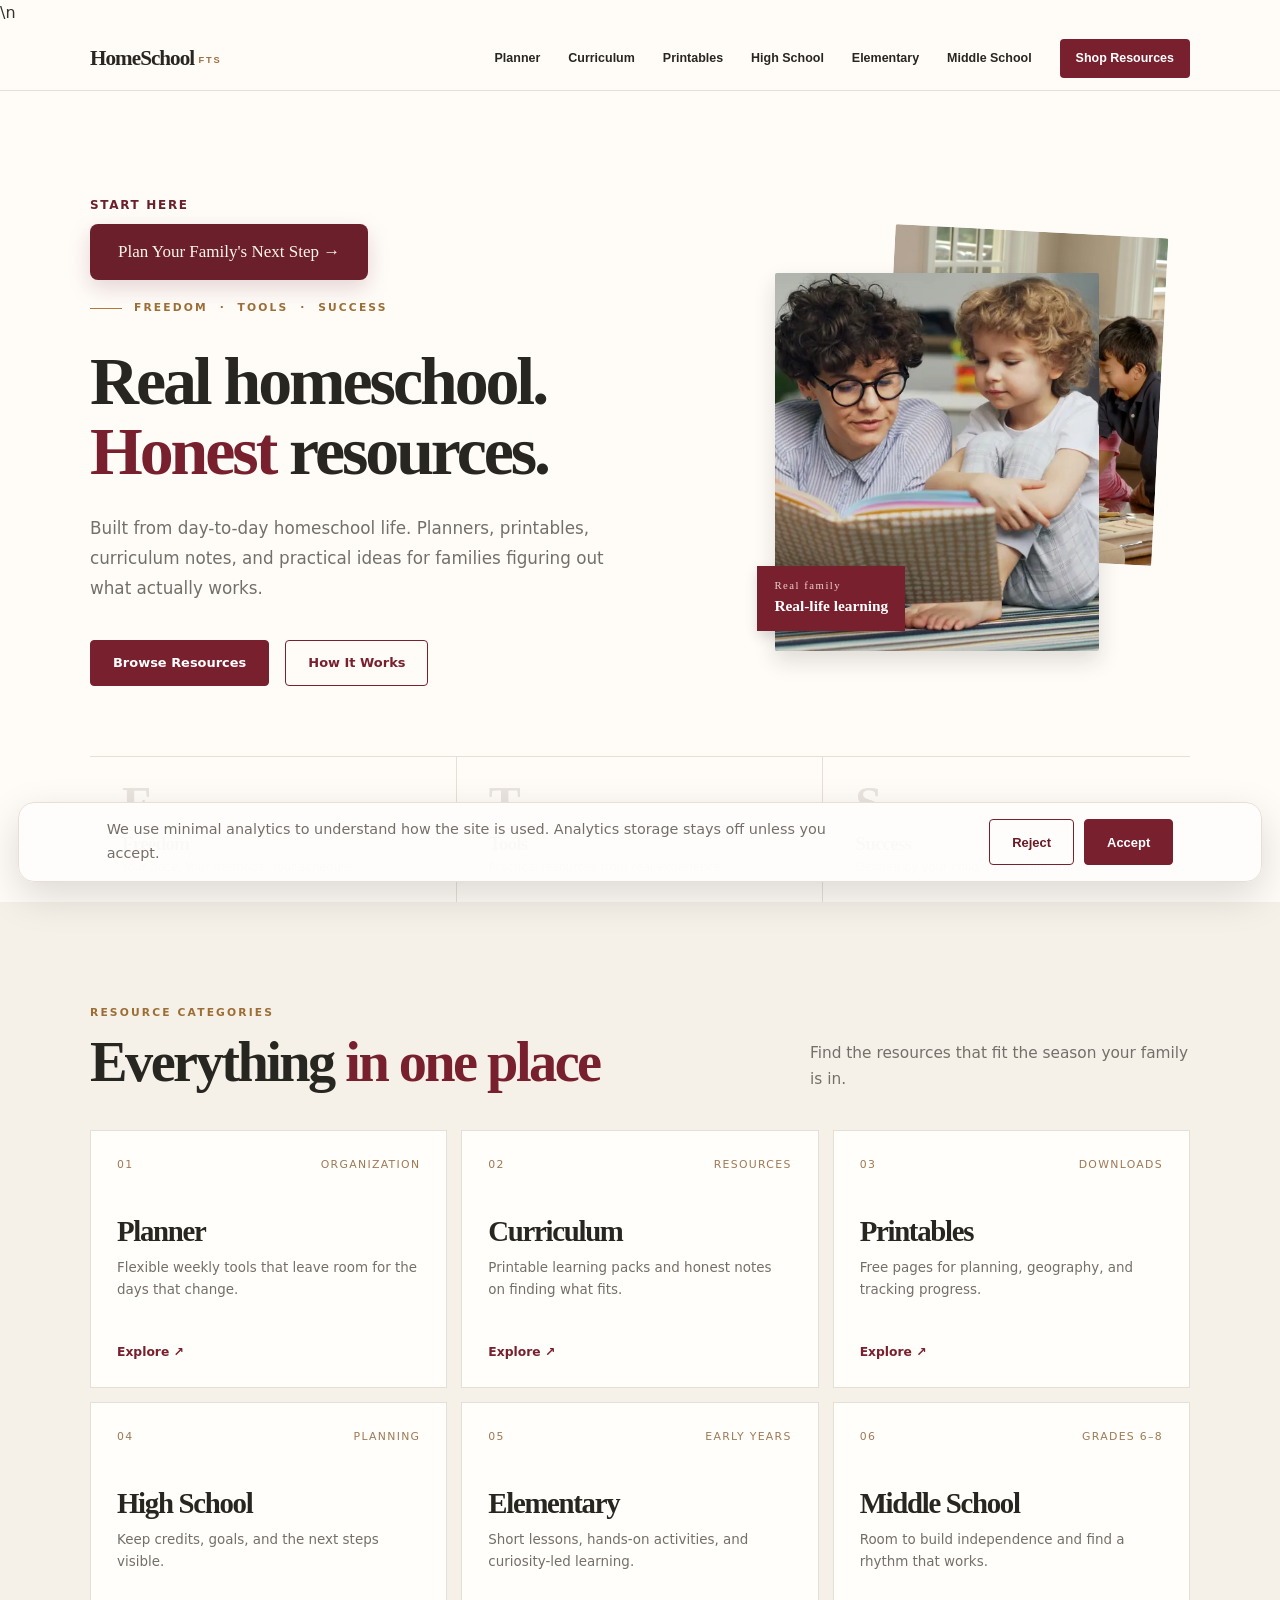
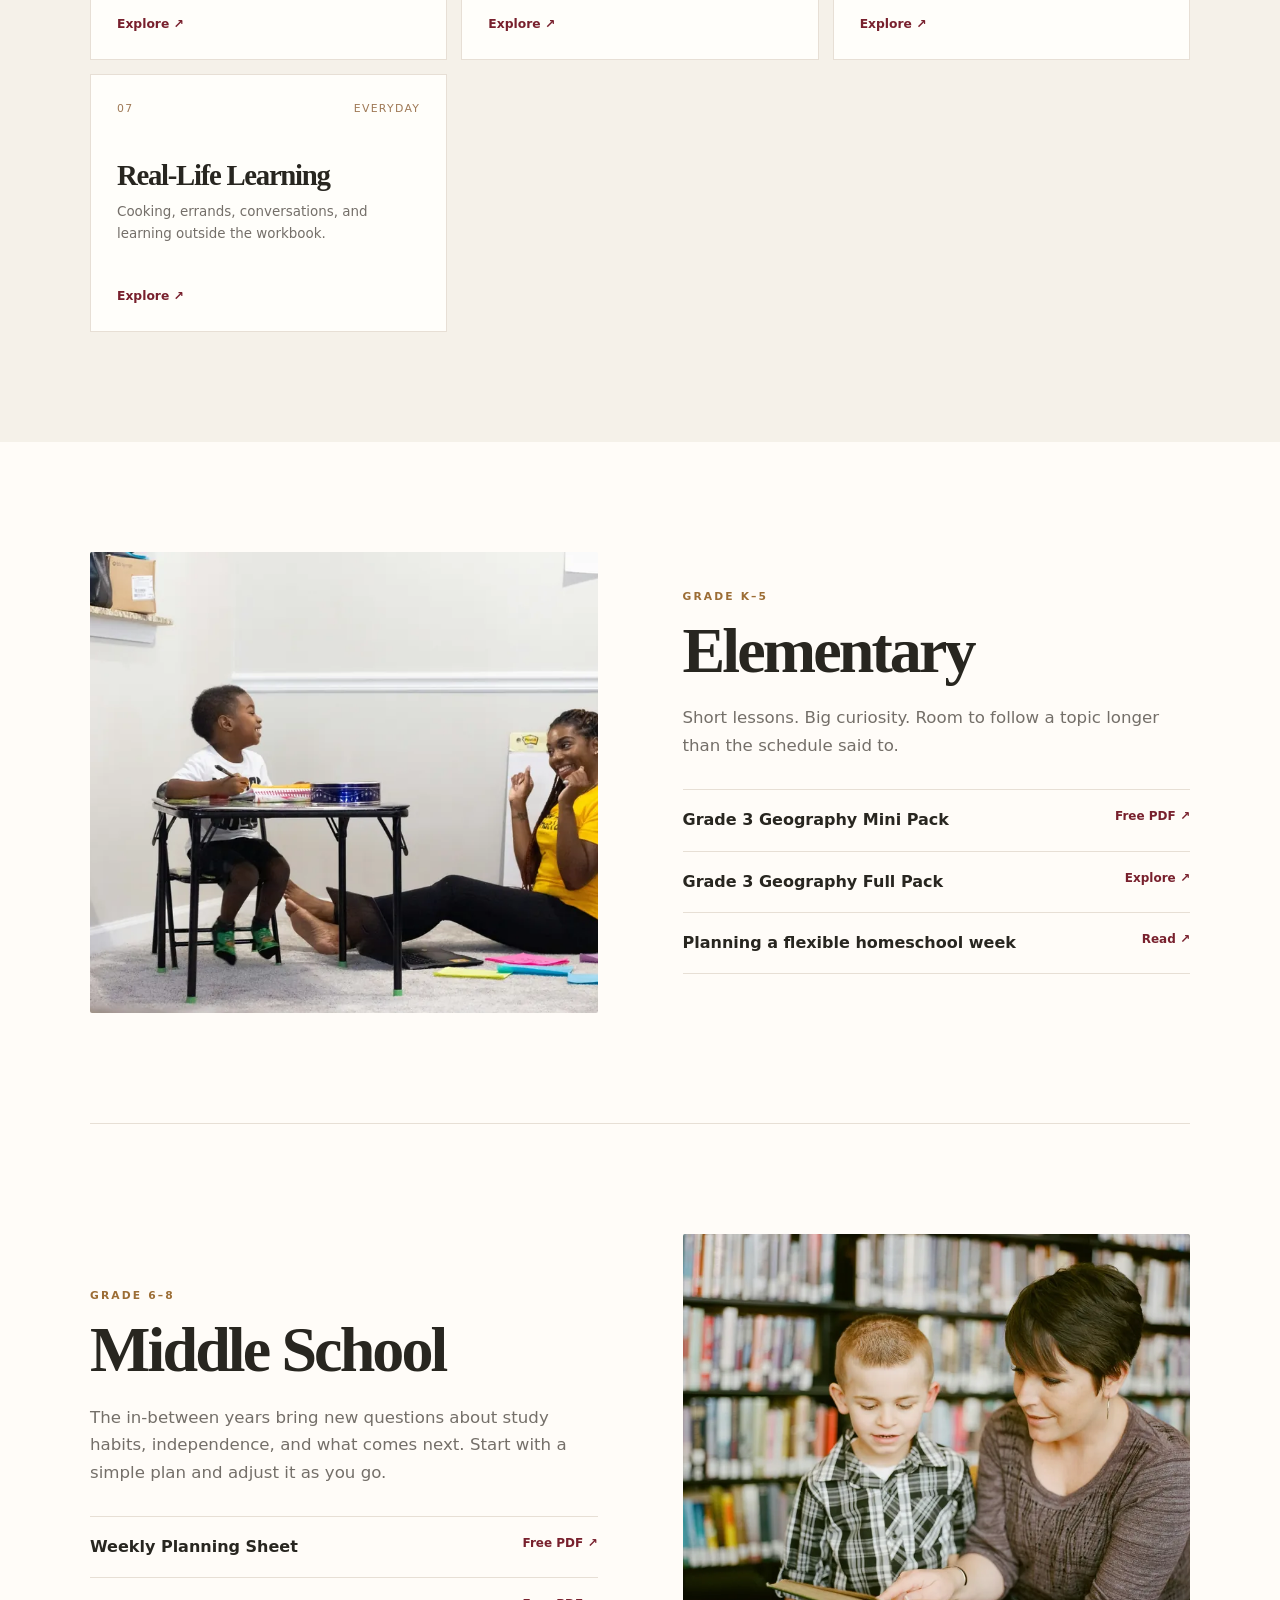
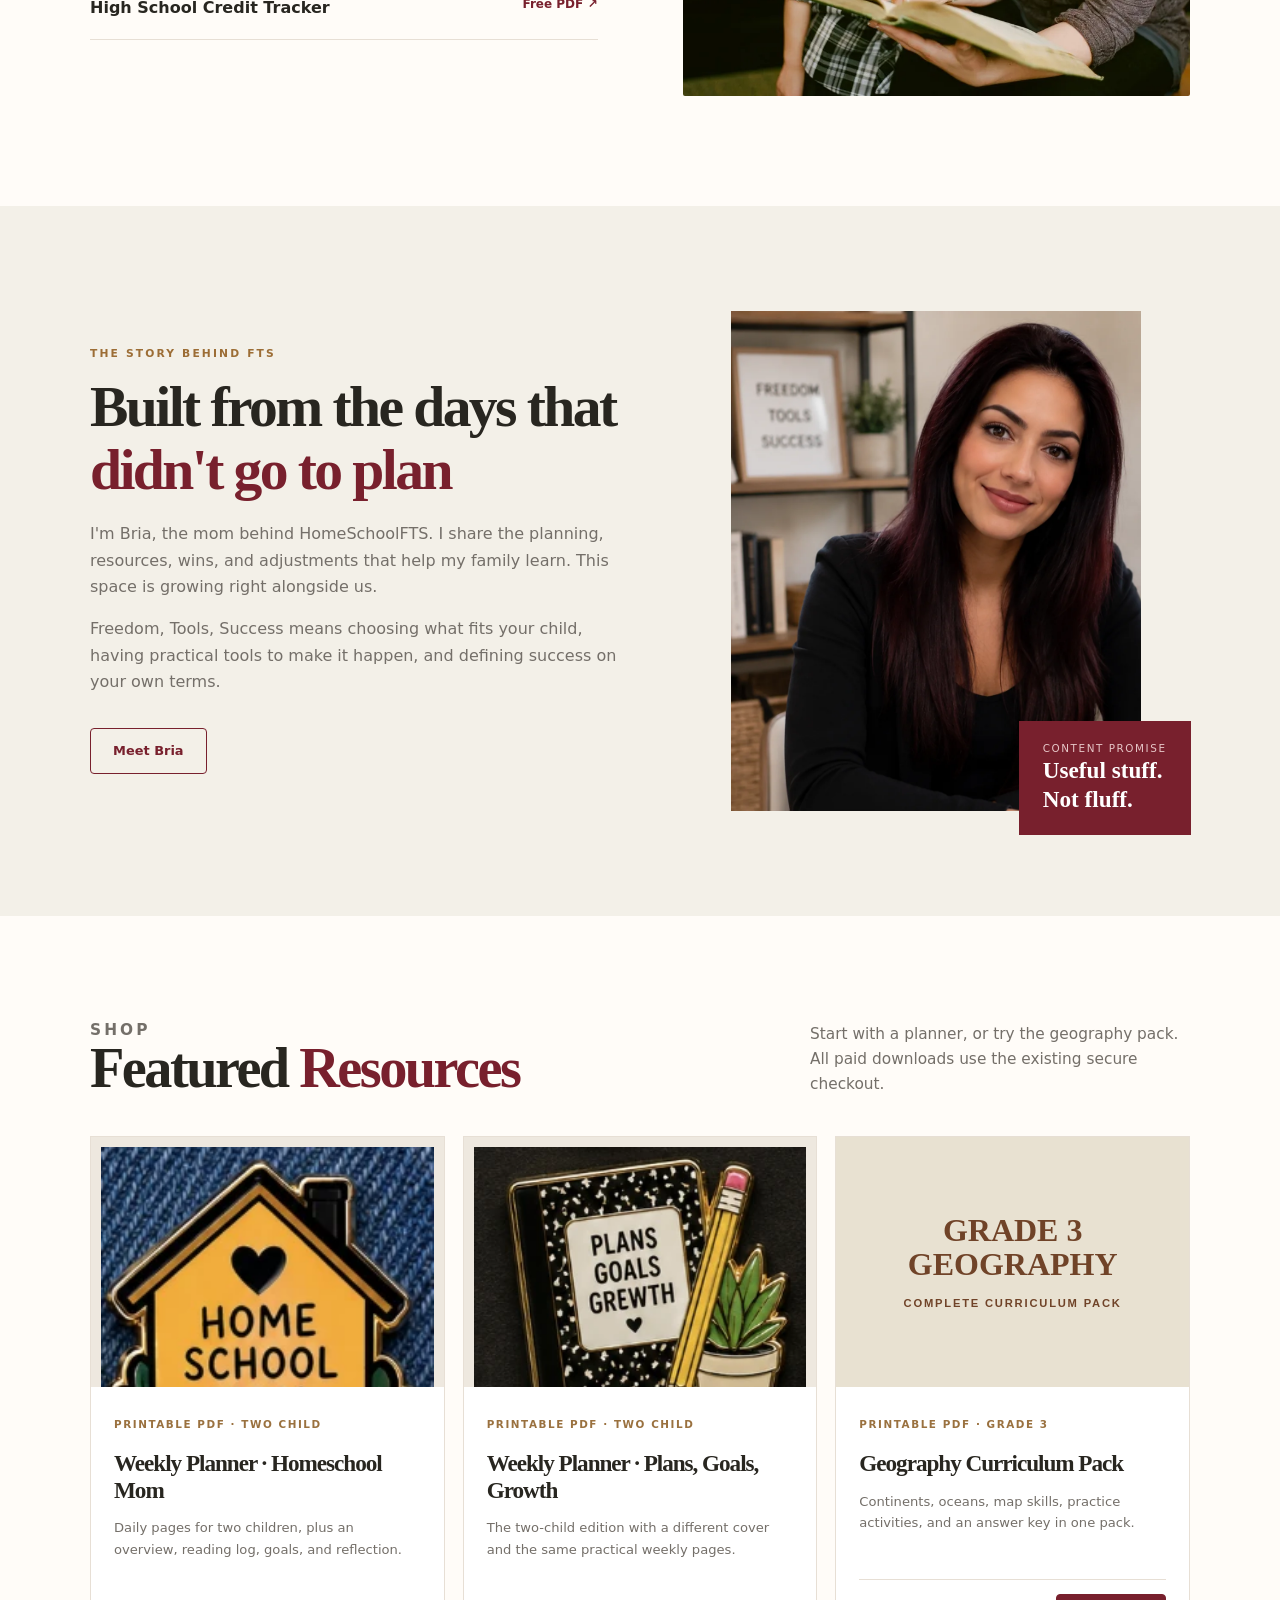
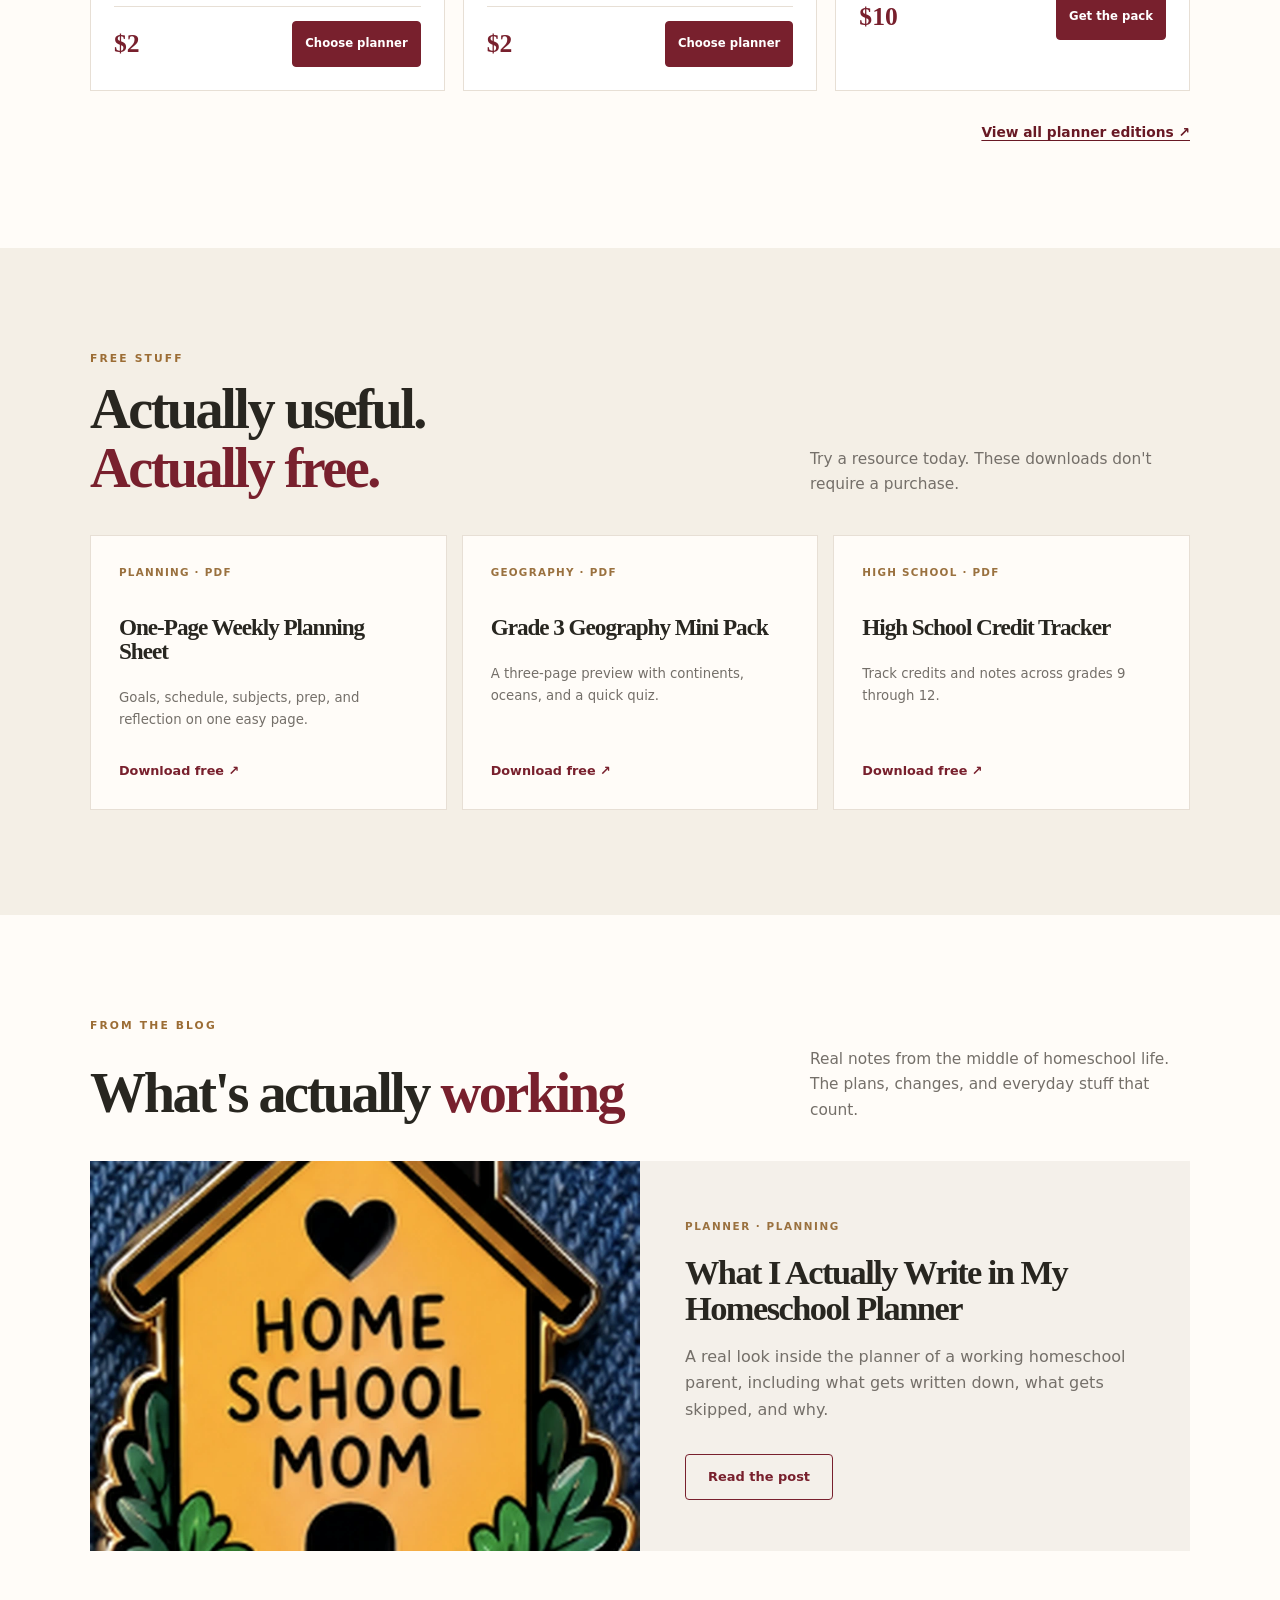
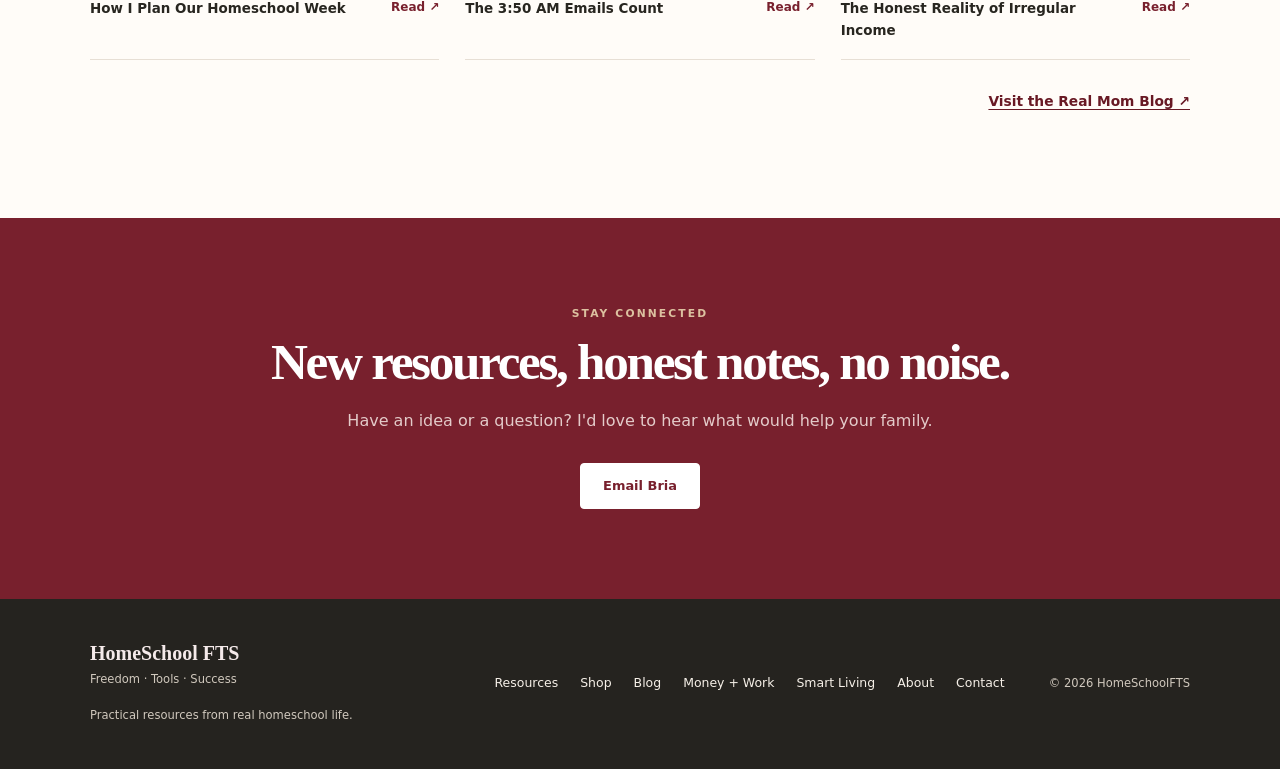
<file: index.html>
<!doctype html>
<html lang="en">
<head>
  <meta charset="utf-8">
  <meta name="viewport" content="width=device-width, initial-scale=1">
  <meta name="description" content="Homeschool FTS helps families build flexible, practical education around Freedom, Tools, and Success.">
  <link rel="canonical" href="https://homeschoolfts.com/">
  <meta name="theme-color" content="#78202d">

  <meta property="og:site_name" content="Homeschool FTS">
  <meta property="og:title" content="Homeschool FTS | Freedom. Tools. Success.">
  <meta property="og:description" content="Practical homeschooling built around your family, your child, and what actually works.">
  <meta property="og:type" content="website">
  <meta property="og:url" content="https://homeschoolfts.com/">
  <meta property="og:image" content="https://homeschoolfts.com/assets/images/og-image.jpg">
  <meta property="og:image:width" content="1200">
  <meta property="og:image:height" content="630">

  <meta name="twitter:card" content="summary_large_image">
  <meta name="twitter:title" content="Homeschool FTS | Freedom. Tools. Success.">
  <meta name="twitter:description" content="Practical homeschooling built around your family, your child, and what actually works.">
  <meta name="twitter:image" content="https://homeschoolfts.com/assets/images/og-image.jpg">

  <link rel="icon" href="/favicon.svg" type="image/svg+xml">
  <link rel="preload" href="/assets/css/style.css" as="style">
  <link rel="stylesheet" href="/assets/css/style.css">
  <link rel="stylesheet" href="/assets/css/home.css">
  <title>Homeschool FTS | Freedom. Tools. Success.</title>
  <script defer src="/assets/js/analytics.js"></script>\n</head>
<body>
  <a class="skip-link" href="#content">Skip to content</a>

<header class="site-header">
  <nav class="container site-nav" aria-label="Main navigation">
    <a class="brand" href="/" aria-label="HomeSchool FTS home"><span class="brand-name">HomeSchool <b>FTS</b></span></a>
    <button class="menu-toggle" type="button" aria-expanded="false" aria-controls="home-nav">Menu</button>
    <div class="nav-list" id="home-nav">
      <a href="#planner">Planner</a><a href="#curriculum">Curriculum</a><a href="#printables">Printables</a>
      <a href="#high-school">High School</a><a href="#elementary">Elementary</a><a href="#middle-school">Middle School</a>
      <a class="nav-shop" href="#shop">Shop Resources</a>
    </div>
  </nav>
</header>
<main id="content">
  <section class="hero container" aria-labelledby="hero-title">
    <div class="hero-copy">
      <div class="start-here-callout" aria-label="Start here" style="margin-bottom: 22px;">
        <p style="margin: 0 0 8px; color: #6b1f2a; font-size: 12px; font-weight: 700; letter-spacing: 0.14em; text-transform: uppercase;">Start Here</p>
        <a href="https://website-hugger-05.lovable.app" target="_blank" rel="noopener noreferrer" style="
          display: inline-block;
          padding: 14px 28px;
          background-color: #6b1f2a;
          color: #fdf6ec;
          font-family: Georgia, serif;
          font-size: 17px;
          border-radius: 8px;
          text-decoration: none;
          box-shadow: 0 8px 22px rgba(107, 31, 42, 0.18);
        ">
          Plan Your Family's Next Step →
        </a>
      </div>
      <p class="eyebrow">Freedom &nbsp;·&nbsp; Tools &nbsp;·&nbsp; Success</p>
      <h1 id="hero-title">Real homeschool.<br><em>Honest</em> resources.</h1>
      <p class="lead">Built from day-to-day homeschool life. Planners, printables, curriculum notes, and practical ideas for families figuring out what actually works.</p>
      <div class="hero-actions"><a class="button" href="#categories">Browse Resources</a><a class="button button-outline" href="#about">How It Works</a></div>
    </div>
    <div class="hero-art" aria-label="A look at learning together at home">
      <img class="hero-art-back" src="/assets/images/hero-family.webp" alt="A family learning together around a table" width="1400" height="1029" fetchpriority="high">
      <img class="hero-art-front" src="/assets/images/learning-reading.webp" alt="A child reading at home" width="933" height="760">
      <div class="hero-art-note"><span>Real family</span><strong>Real-life learning</strong></div>
    </div>
  </section>
  <section class="pillars container" aria-label="The FTS approach">
    <div class="pillars-grid">
      <article class="pillar-card"><span class="pillar-letter">F</span><h2>Freedom</h2><p>Your pace. Your methods. Your schedule.</p></article>
      <article class="pillar-card"><span class="pillar-letter">T</span><h2>Tools</h2><p>Practical resources from real experience.</p></article>
      <article class="pillar-card"><span class="pillar-letter">S</span><h2>Success</h2><p>Defined by your child, not a standard.</p></article>
    </div>
  </section>
  <section id="categories" class="categories-band" aria-labelledby="categories-title">
    <div class="container">
      <p class="eyebrow">Resource Categories</p><div class="section-intro"><h2 id="categories-title">Everything <em>in one place</em></h2><p>Find the resources that fit the season your family is in.</p></div>
      <div class="category-grid">
        <a class="category-card" id="planner" href="#shop"><span class="category-top"><span>01</span><span>Organization</span></span><h3>Planner</h3><p>Flexible weekly tools that leave room for the days that change.</p><span class="explore">Explore ↗</span></a>
        <a class="category-card" id="curriculum" href="#curriculum-feature"><span class="category-top"><span>02</span><span>Resources</span></span><h3>Curriculum</h3><p>Printable learning packs and honest notes on finding what fits.</p><span class="explore">Explore ↗</span></a>
        <a class="category-card" id="printables" href="#free"><span class="category-top"><span>03</span><span>Downloads</span></span><h3>Printables</h3><p>Free pages for planning, geography, and tracking progress.</p><span class="explore">Explore ↗</span></a>
        <a class="category-card" id="high-school" href="#free"><span class="category-top"><span>04</span><span>Planning</span></span><h3>High School</h3><p>Keep credits, goals, and the next steps visible.</p><span class="explore">Explore ↗</span></a>
        <a class="category-card" href="#elementary"><span class="category-top"><span>05</span><span>Early Years</span></span><h3>Elementary</h3><p>Short lessons, hands-on activities, and curiosity-led learning.</p><span class="explore">Explore ↗</span></a>
        <a class="category-card" href="#middle-school"><span class="category-top"><span>06</span><span>Grades 6–8</span></span><h3>Middle School</h3><p>Room to build independence and find a rhythm that works.</p><span class="explore">Explore ↗</span></a>
        <a class="category-card" href="#real-life"><span class="category-top"><span>07</span><span>Everyday</span></span><h3>Real-Life Learning</h3><p>Cooking, errands, conversations, and learning outside the workbook.</p><span class="explore">Explore ↗</span></a>
      </div>
    </div>
  </section>
  <section id="elementary" class="stage-section container" aria-labelledby="elementary-title">
    <div class="stage-image"><img src="/assets/images/learning-floor.webp" alt="An adult and child doing a hands-on activity together" width="933" height="760" loading="lazy"></div>
    <div class="stage-copy"><p class="eyebrow">Grade K–5</p><h2 id="elementary-title">Elementary</h2><p>Short lessons. Big curiosity. Room to follow a topic longer than the schedule said to.</p>
      <div class="stage-list"><a href="/assets/downloads/grade-3-geography-mini-pack-preview.pdf">Grade 3 Geography Mini Pack <span>Free PDF ↗</span></a><a href="#curriculum-feature">Grade 3 Geography Full Pack <span>Explore ↗</span></a><a href="/blog/how-i-plan-our-homeschool-week.html">Planning a flexible homeschool week <span>Read ↗</span></a></div>
    </div>
  </section>
  <section id="middle-school" class="stage-section stage-reverse container" aria-labelledby="middle-title">
    <div class="stage-copy"><p class="eyebrow">Grade 6–8</p><h2 id="middle-title">Middle School</h2><p>The in-between years bring new questions about study habits, independence, and what comes next. Start with a simple plan and adjust it as you go.</p>
      <div class="stage-list"><a href="/assets/downloads/free-one-page-weekly-planning-sheet.pdf">Weekly Planning Sheet <span>Free PDF ↗</span></a><a href="/assets/downloads/high-school-credit-tracker.pdf">High School Credit Tracker <span>Free PDF ↗</span></a></div>
    </div>
    <div class="stage-image"><img src="/assets/images/learning-library.webp" alt="An adult reading with a child in a library" width="932" height="760" loading="lazy"></div>
  </section>
  <section id="about" class="about-band" aria-labelledby="about-title"><div class="container about-layout">
    <div class="about-copy"><p class="eyebrow">The Story Behind FTS</p><h2 id="about-title">Built from the days that <em>didn't go to plan</em></h2><p>I'm Bria, the mom behind HomeSchoolFTS. I share the planning, resources, wins, and adjustments that help my family learn. This space is growing right alongside us.</p><p>Freedom, Tools, Success means choosing what fits your child, having practical tools to make it happen, and defining success on your own terms.</p><a class="button button-outline" href="/about.html">Meet Bria</a></div>
    <div class="about-visual"><img src="/assets/images/bria.webp" alt="Bria in her home office" width="960" height="1200" loading="lazy"><div class="quote-card"><span>Content promise</span><strong>Useful stuff.<br>Not fluff.</strong></div></div>
  </div></section>
  <section id="shop" class="shop-section container" aria-labelledby="shop-title"><div class="section-intro"><div><p class="eyebrow">Shop</p><h2 id="shop-title">Featured <em>Resources</em></h2></div><p>Start with a planner, or try the geography pack. All paid downloads use the existing secure checkout.</p></div>
    <div class="shop-grid">
      <article class="shop-card"><div class="shop-media"><img src="/assets/images/pin-homeschool-mom.webp" alt="Homeschool Mom planner cover" loading="lazy"></div><div class="shop-details"><span class="shop-kicker">Printable PDF · Two child</span><h3>Weekly Planner · Homeschool Mom</h3><p>Daily pages for two children, plus an overview, reading log, goals, and reflection.</p><div class="shop-bottom"><strong>$2</strong><a class="button" href="/shop.html">Choose planner</a></div></div></article>
      <article class="shop-card"><div class="shop-media"><img src="/assets/images/pin-goals-growth.webp" alt="Plans Goals Growth planner cover" loading="lazy"></div><div class="shop-details"><span class="shop-kicker">Printable PDF · Two child</span><h3>Weekly Planner · Plans, Goals, Growth</h3><p>The two-child edition with a different cover and the same practical weekly pages.</p><div class="shop-bottom"><strong>$2</strong><a class="button" href="/shop.html">Choose planner</a></div></div></article>
      <article class="shop-card" id="curriculum-feature"><div class="shop-media shop-media-geography"><span>GRADE 3<br>GEOGRAPHY</span><small>Complete Curriculum Pack</small></div><div class="shop-details"><span class="shop-kicker">Printable PDF · Grade 3</span><h3>Geography Curriculum Pack</h3><p>Continents, oceans, map skills, practice activities, and an answer key in one pack.</p><div class="shop-bottom"><strong>$10</strong><a class="button" href="https://buy.stripe.com/5kQ9AT3Xucql2aDeiSaIM05">Get the pack</a></div></div></article>
    </div><p class="section-end"><a href="/shop.html">View all planner editions ↗</a></p>
  </section>
  <section id="free" class="free-band" aria-labelledby="free-title"><div class="container"><p class="eyebrow">Free Stuff</p><div class="section-intro"><h2 id="free-title">Actually useful.<br><em>Actually free.</em></h2><p>Try a resource today. These downloads don't require a purchase.</p></div>
    <div class="free-grid"><a href="/assets/downloads/free-one-page-weekly-planning-sheet.pdf" download><span>Planning · PDF</span><h3>One-Page Weekly Planning Sheet</h3><p>Goals, schedule, subjects, prep, and reflection on one easy page.</p><strong>Download free ↗</strong></a><a href="/assets/downloads/grade-3-geography-mini-pack-preview.pdf" download><span>Geography · PDF</span><h3>Grade 3 Geography Mini Pack</h3><p>A three-page preview with continents, oceans, and a quick quiz.</p><strong>Download free ↗</strong></a><a href="/assets/downloads/high-school-credit-tracker.pdf" download><span>High School · PDF</span><h3>High School Credit Tracker</h3><p>Track credits and notes across grades 9 through 12.</p><strong>Download free ↗</strong></a></div>
  </div></section>
  <section id="real-life" class="blog-section container" aria-labelledby="blog-title"><p class="eyebrow">From the Blog</p><div class="section-intro"><h2 id="blog-title">What's actually <em>working</em></h2><p>Real notes from the middle of homeschool life. The plans, changes, and everyday stuff that count.</p></div>
    <div class="blog-feature"><img src="/assets/images/post-homeschool-life.webp" alt="Homeschool planning at home" loading="lazy"><div><span class="shop-kicker">Planner · Planning</span><h3>What I Actually Write in My Homeschool Planner</h3><p>A real look inside the planner of a working homeschool parent, including what gets written down, what gets skipped, and why.</p><a class="button button-outline" href="/blog/what-i-actually-write-in-my-homeschool-planner.html">Read the post</a></div></div>
    <div class="blog-links"><a href="/blog/how-i-plan-our-homeschool-week.html">How I Plan Our Homeschool Week <span>Read ↗</span></a><a href="/blog/the-350-am-emails-count.html">The 3:50 AM Emails Count <span>Read ↗</span></a><a href="/money-work/the-honest-reality-of-irregular-income.html">The Honest Reality of Irregular Income <span>Read ↗</span></a></div>
    <p class="section-end"><a href="/blog/">Visit the Real Mom Blog ↗</a></p>
  </section>
  <section class="contact-band" id="contact"><div class="container"><p class="eyebrow">Stay Connected</p><h2>New resources, honest notes, no noise.</h2><p>Have an idea or a question? I'd love to hear what would help your family.</p><a class="button" href="mailto:BriaS@HomeSchoolFTS.com">Email Bria</a></div></section>
</main>
<footer class="footer"><div class="container footer-inner"><div><strong>HomeSchool FTS</strong><span>Freedom · Tools · Success</span><p>Practical resources from real homeschool life.</p></div><nav aria-label="Footer navigation"><a href="#categories">Resources</a><a href="/shop.html">Shop</a><a href="/blog/">Blog</a><a href="/money-work/the-honest-reality-of-irregular-income.html">Money + Work</a><a href="/smart-living/digital-planning-setup-household.html">Smart Living</a><a href="/about.html">About</a><a href="mailto:BriaS@HomeSchoolFTS.com">Contact</a></nav><small>© 2026 HomeSchoolFTS</small></div></footer>
  <script type="application/ld+json">
  {
    "@context": "https://schema.org",
    "@type": "Organization",
    "name": "Homeschool FTS",
    "url": "https://homeschoolfts.com",
    "email": "mailto:BriaS@HomeSchoolFTS.com"
  }
  </script>

  <div id="cookie-consent" class="cookie-consent" aria-live="polite" hidden>
    <div class="cookie-inner container">
      <p>We use minimal analytics to understand how the site is used. Analytics storage stays off unless you accept.</p>
      <div class="cookie-actions">
        <button id="cookie-reject" class="button button-secondary" type="button">Reject</button>
        <button id="cookie-accept" class="button" type="button">Accept</button>
      </div>
    </div>
  </div>

  <script>
    (() => {
      const menu = document.querySelector('.menu-toggle');
      const nav = document.getElementById('home-nav');
      menu.addEventListener('click', () => {
        const open = menu.getAttribute('aria-expanded') !== 'true';
        menu.setAttribute('aria-expanded', String(open));
        nav.classList.toggle('is-open', open);
      });
      nav.addEventListener('click', (event) => {
        if (event.target.closest('a')) {
          menu.setAttribute('aria-expanded', 'false');
          nav.classList.remove('is-open');
        }
      });
    })();
  </script>
</body>
</html>
</file>
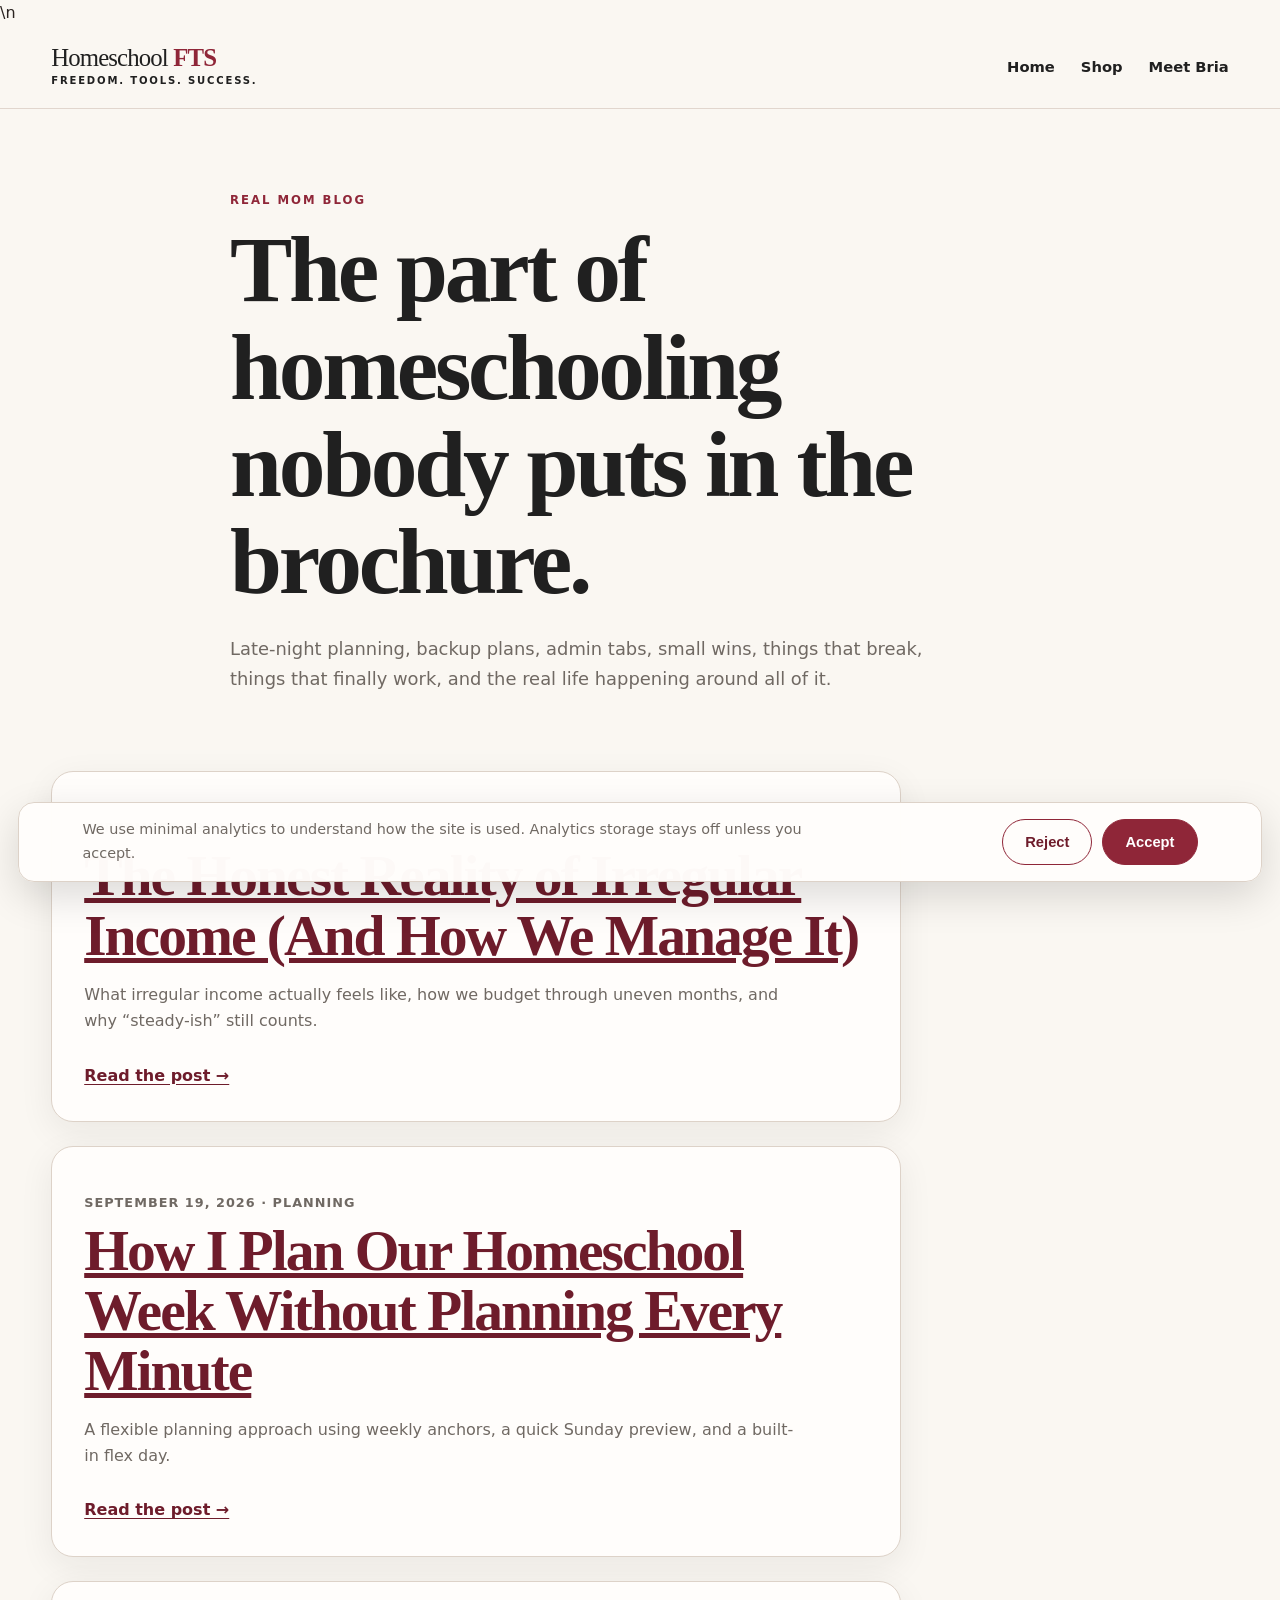
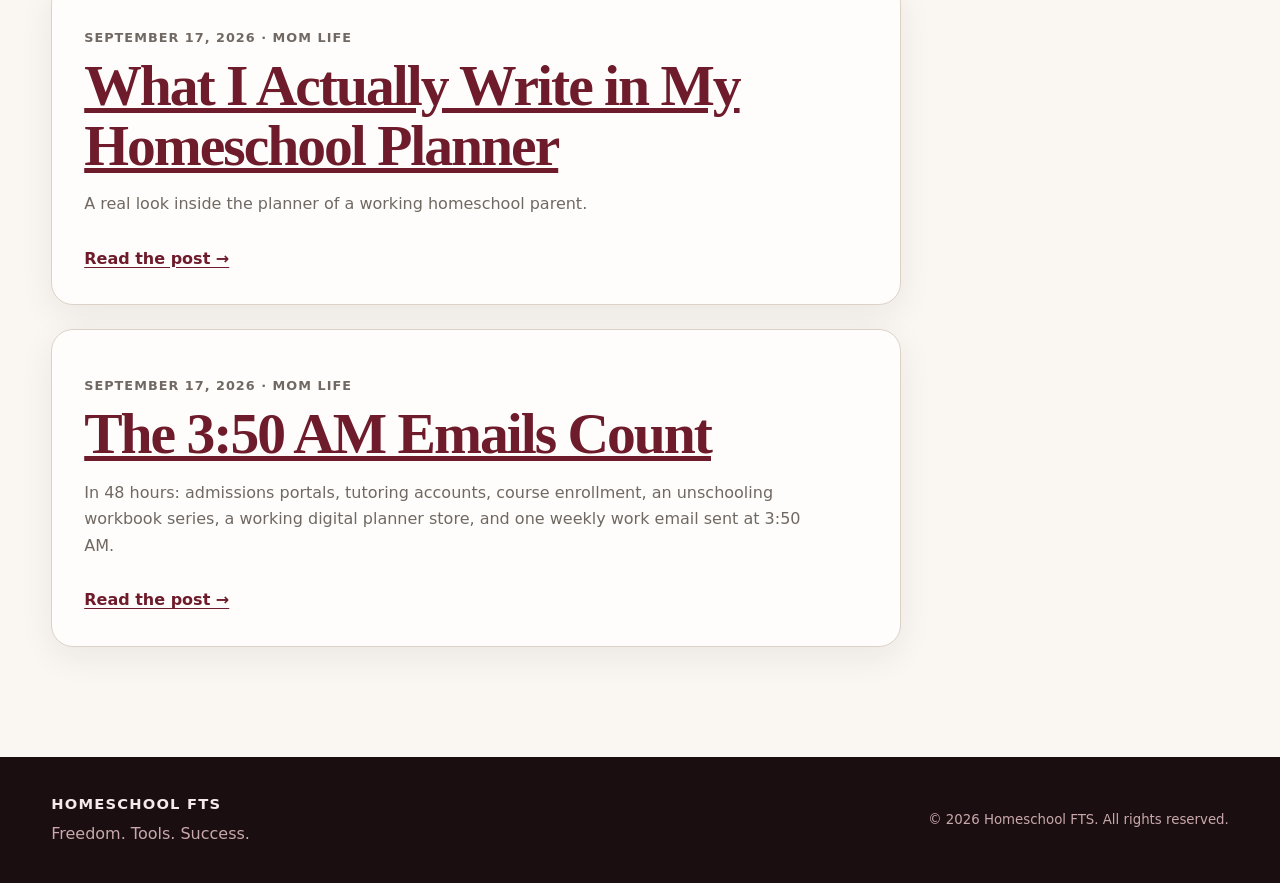
<file: blog/index.html>
<!doctype html>
<html lang="en">
<head>
  <meta charset="utf-8">
  <meta name="viewport" content="width=device-width, initial-scale=1">
  <meta name="description" content="Real Mom blog posts from Homeschool FTS: honest notes from the middle of homeschooling, work, planning, and family life.">
  <link rel="canonical" href="https://homeschoolfts.com/blog/">
  <meta name="theme-color" content="#152b26">
  <meta property="og:site_name" content="Homeschool FTS">
  <meta property="og:title" content="Real Mom Blog | Homeschool FTS">
  <meta property="og:description" content="Honest notes from the middle of homeschooling, work, planning, and family life.">
  <meta property="og:type" content="website">
  <meta property="og:url" content="https://homeschoolfts.com/blog/">
  <meta property="og:image" content="https://homeschoolfts.com/assets/images/og-image.jpg">
  <meta name="twitter:card" content="summary_large_image">
  <link rel="icon" href="/favicon.svg" type="image/svg+xml">
  <link rel="stylesheet" href="/assets/css/style.css">
  <title>Real Mom Blog | Homeschool FTS</title>
  <style>
    .blog-hero{padding:84px 0 40px;max-width:820px}.blog-hero h1{max-width:760px}.blog-hero p:last-child{font-size:1.12rem;color:var(--muted);max-width:700px}.post-list{padding:20px 0 110px}.post-card{max-width:850px;background:var(--surface);border:1px solid var(--line);border-radius:22px;padding:32px;box-shadow:0 10px 35px rgba(32,32,32,.07)}.post-card + .post-card{margin-top:24px}.post-card h2{margin:8px 0 14px}.post-card p{color:var(--muted);max-width:720px}.post-meta{font-size:.8rem;font-weight:800;letter-spacing:.08em;text-transform:uppercase;color:var(--burgundy);margin-bottom:4px}.post-link{display:inline-block;margin-top:12px;font-weight:800}
  </style>
  <script defer src="/assets/js/analytics.js"></script>\n</head>
<body>
  <a class="skip-link" href="#content">Skip to content</a>
  <header class="site-header">
    <nav class="container site-nav" aria-label="Main navigation">
      <a class="brand" href="/" aria-label="Homeschool FTS home"><span class="brand-name">Homeschool <b>FTS</b></span><span class="brand-tagline">Freedom. Tools. Success.</span></a>
      <div class="nav-list"><a href="/">Home</a><a href="/shop.html">Shop</a><a href="/about.html">Meet Bria</a></div>
    </nav>
  </header>
  <main id="content">
    <section class="blog-hero container">
      <p class="eyebrow">REAL MOM BLOG</p>
      <h1>The part of homeschooling nobody puts in the brochure.</h1>
      <p>Late-night planning, backup plans, admin tabs, small wins, things that break, things that finally work, and the real life happening around all of it.</p>
    </section>
    <section class="post-list container" aria-label="Blog posts">
      <article class="post-card">
        <p class="post-meta">September 19, 2026 · Money + Work</p>
        <h2><a href="/money-work/the-honest-reality-of-irregular-income.html">The Honest Reality of Irregular Income (And How We Manage It)</a></h2>
        <p>What irregular income actually feels like, how we budget through uneven months, and why “steady-ish” still counts.</p>
        <a class="post-link" href="/money-work/the-honest-reality-of-irregular-income.html">Read the post →</a>
      </article>
      <article class="post-card">
        <p class="post-meta">September 19, 2026 · Planning</p>
        <h2><a href="/blog/how-i-plan-our-homeschool-week.html">How I Plan Our Homeschool Week Without Planning Every Minute</a></h2>
        <p>A flexible planning approach using weekly anchors, a quick Sunday preview, and a built-in flex day.</p>
        <a class="post-link" href="/blog/how-i-plan-our-homeschool-week.html">Read the post →</a>
      </article>
      <article class="post-card">
        <p class="post-meta">September 17, 2026 · Mom Life</p>
        <h2><a href="/blog/what-i-actually-write-in-my-homeschool-planner.html">What I Actually Write in My Homeschool Planner</a></h2>
        <p>A real look inside the planner of a working homeschool parent.</p>
        <a class="post-link" href="/blog/what-i-actually-write-in-my-homeschool-planner.html">Read the post →</a>
      </article>
      <article class="post-card">
        <p class="post-meta">September 17, 2026 · Mom Life</p>
        <h2><a href="/blog/the-350-am-emails-count.html">The 3:50 AM Emails Count</a></h2>
        <p>In 48 hours: admissions portals, tutoring accounts, course enrollment, an unschooling workbook series, a working digital planner store, and one weekly work email sent at 3:50 AM.</p>
        <a class="post-link" href="/blog/the-350-am-emails-count.html">Read the post →</a>
      </article>
    </section>
  </main>
  <footer class="footer"><div class="container footer-inner"><div><strong>HOMESCHOOL FTS</strong><span>Freedom. Tools. Success.</span></div><small>© 2026 Homeschool FTS. All rights reserved.</small></div></footer>
</body>
</html>
</file>
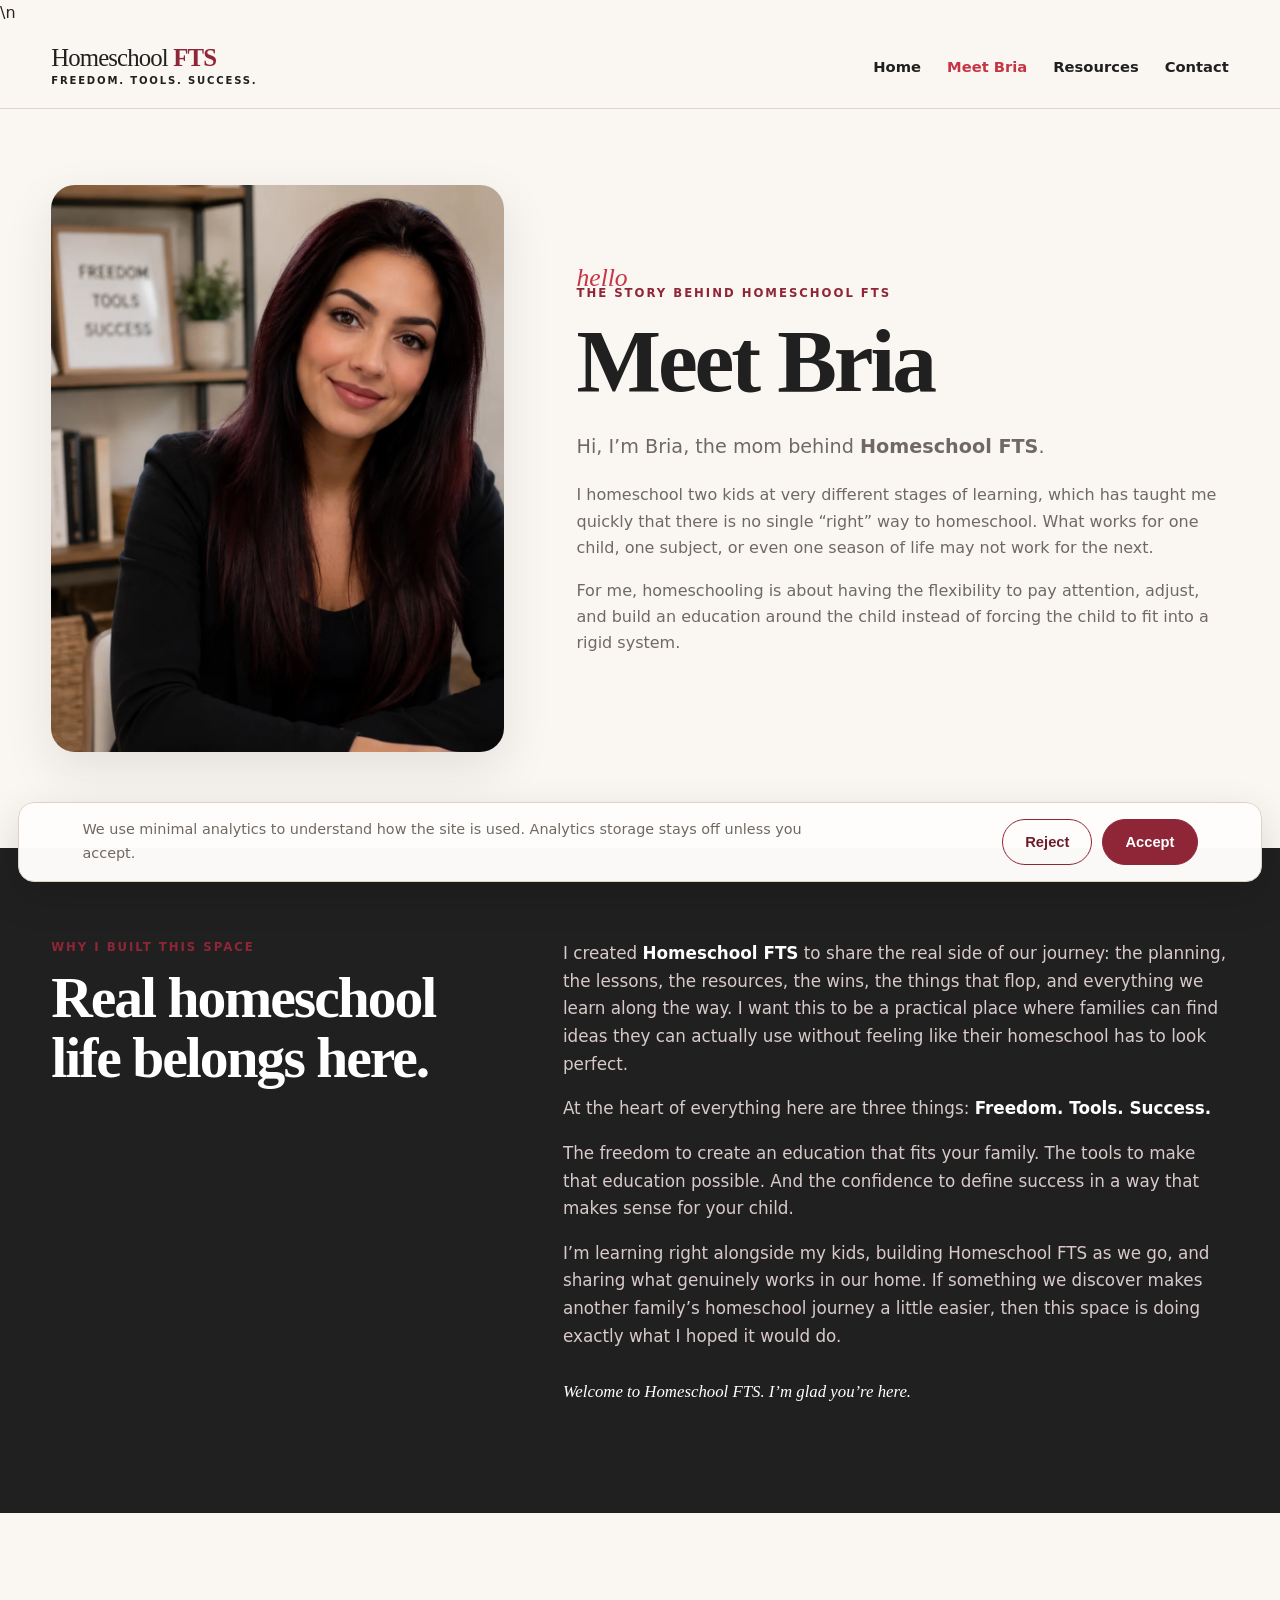
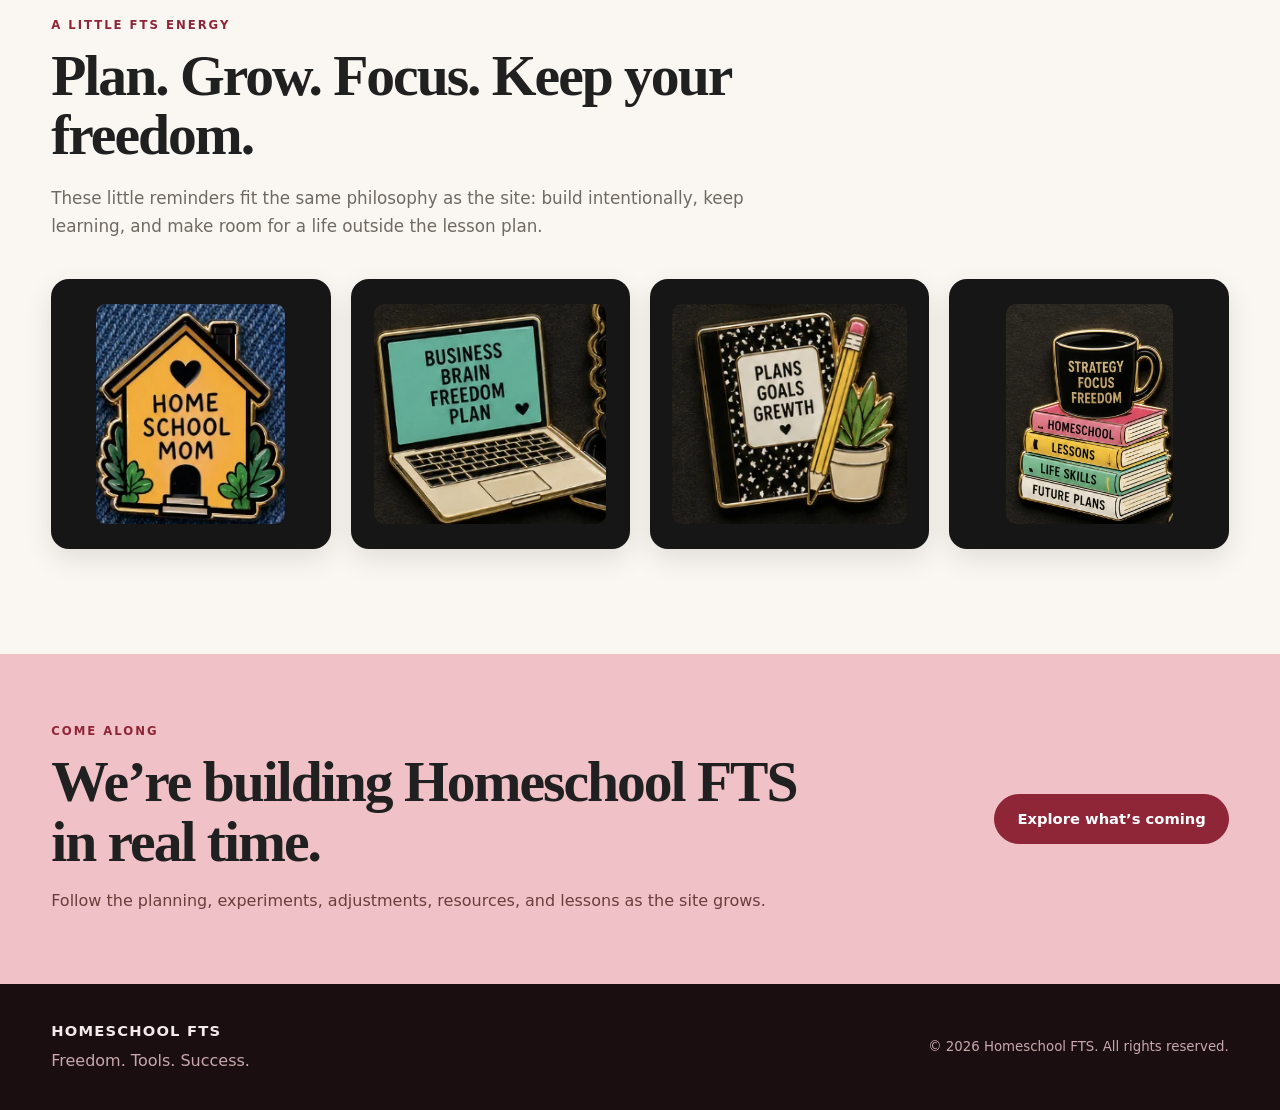
<file: about.html>
<!doctype html>
<html lang="en">
<head>
  <meta charset="utf-8">
  <meta name="viewport" content="width=device-width, initial-scale=1">
  <meta name="description" content="Meet Bria, the mom behind Homeschool FTS, and learn why Freedom, Tools, and Success guide the Homeschool FTS approach.">
  <link rel="canonical" href="https://homeschoolfts.com/about.html">
  <meta name="theme-color" content="#152b26">
  <meta property="og:site_name" content="Homeschool FTS">
  <meta property="og:title" content="Meet Bria | Homeschool FTS">
  <meta property="og:description" content="The story and philosophy behind Homeschool FTS: Freedom. Tools. Success.">
  <meta property="og:type" content="profile">
  <meta property="og:url" content="https://homeschoolfts.com/about.html">
  <meta property="og:image" content="https://homeschoolfts.com/assets/images/og-image.jpg">
  <meta name="twitter:card" content="summary_large_image">
  <link rel="icon" href="/favicon.svg" type="image/svg+xml">
  <link rel="stylesheet" href="/assets/css/style.css">
  <title>Meet Bria | Homeschool FTS</title>
  <script defer src="/assets/js/analytics.js"></script>\n</head>
<body>
  <a class="skip-link" href="#content">Skip to content</a>

  <header class="site-header">
    <nav class="container site-nav" aria-label="Main navigation">
      <a class="brand" href="/" aria-label="Homeschool FTS home">
        <span class="brand-name">Homeschool <b>FTS</b></span>
        <span class="brand-tagline">Freedom. Tools. Success.</span>
      </a>
      <div class="nav-list">
        <a href="/">Home</a>
        <a href="/about.html" aria-current="page">Meet Bria</a>
        <a href="/#resources">Resources</a>
        <a href="/#contact">Contact</a>
      </div>
    </nav>
  </header>

  <main id="content">
    <section class="about-hero container" aria-labelledby="about-title">
      <figure class="about-portrait media-frame">
        <img src="/assets/images/bria.webp" width="960" height="1200" alt="Bria, founder of Homeschool FTS, seated in a warm home office" fetchpriority="high" decoding="async">
      </figure>
      <div class="about-hero-copy">
        <p class="script-accent" aria-hidden="true">hello</p>
        <p class="eyebrow">THE STORY BEHIND HOMESCHOOL FTS</p>
        <h1 id="about-title">Meet Bria</h1>
        <p class="about-lead">Hi, I’m Bria, the mom behind <strong>Homeschool FTS</strong>.</p>
        <p>I homeschool two kids at very different stages of learning, which has taught me quickly that there is no single “right” way to homeschool. What works for one child, one subject, or even one season of life may not work for the next.</p>
        <p>For me, homeschooling is about having the flexibility to pay attention, adjust, and build an education around the child instead of forcing the child to fit into a rigid system.</p>
      </div>
    </section>

    <section class="about-story">
      <div class="container story-columns">
        <div>
          <p class="eyebrow">WHY I BUILT THIS SPACE</p>
          <h2>Real homeschool life belongs here.</h2>
        </div>
        <div class="story-copy">
          <p>I created <strong>Homeschool FTS</strong> to share the real side of our journey: the planning, the lessons, the resources, the wins, the things that flop, and everything we learn along the way. I want this to be a practical place where families can find ideas they can actually use without feeling like their homeschool has to look perfect.</p>
          <p>At the heart of everything here are three things: <strong>Freedom. Tools. Success.</strong></p>
          <p>The freedom to create an education that fits your family. The tools to make that education possible. And the confidence to define success in a way that makes sense for your child.</p>
          <p>I’m learning right alongside my kids, building Homeschool FTS as we go, and sharing what genuinely works in our home. If something we discover makes another family’s homeschool journey a little easier, then this space is doing exactly what I hoped it would do.</p>
          <p class="welcome-line">Welcome to Homeschool FTS. I’m glad you’re here.</p>
        </div>
      </div>
    </section>

    <section class="mindset container" aria-labelledby="mindset-title">
      <div class="section-heading">
        <p class="eyebrow">A LITTLE FTS ENERGY</p>
        <h2 id="mindset-title">Plan. Grow. Focus. Keep your freedom.</h2>
        <p>These little reminders fit the same philosophy as the site: build intentionally, keep learning, and make room for a life outside the lesson plan.</p>
      </div>
      <div class="pin-grid">
        <figure><img src="/assets/images/pin-homeschool-mom.webp" width="208" height="242" loading="lazy" decoding="async" alt="Homeschool Mom house-shaped pin graphic"></figure>
        <figure><img src="/assets/images/pin-freedom-plan.webp" width="264" height="250" loading="lazy" decoding="async" alt="Laptop pin graphic reading Business, Brain, Freedom, Plan"></figure>
        <figure><img src="/assets/images/pin-goals-growth.webp" width="256" height="240" loading="lazy" decoding="async" alt="Notebook pin graphic reading Plans, Goals, Growth"></figure>
        <figure><img src="/assets/images/pin-strategy-focus.webp" width="284" height="374" loading="lazy" decoding="async" alt="Coffee and books pin graphic reading Strategy, Focus, Freedom"></figure>
      </div>
    </section>

    <section class="about-cta">
      <div class="container cta-inner">
        <div>
          <p class="eyebrow">COME ALONG</p>
          <h2>We’re building Homeschool FTS in real time.</h2>
          <p>Follow the planning, experiments, adjustments, resources, and lessons as the site grows.</p>
        </div>
        <a class="button" href="/#resources">Explore what’s coming</a>
      </div>
    </section>
  </main>

  <footer class="footer">
    <div class="container footer-inner">
      <div>
        <strong>HOMESCHOOL FTS</strong>
        <span>Freedom. Tools. Success.</span>
      </div>
      <small>© 2026 Homeschool FTS. All rights reserved.</small>
    </div>
  </footer>
</body>
</html>
</file>
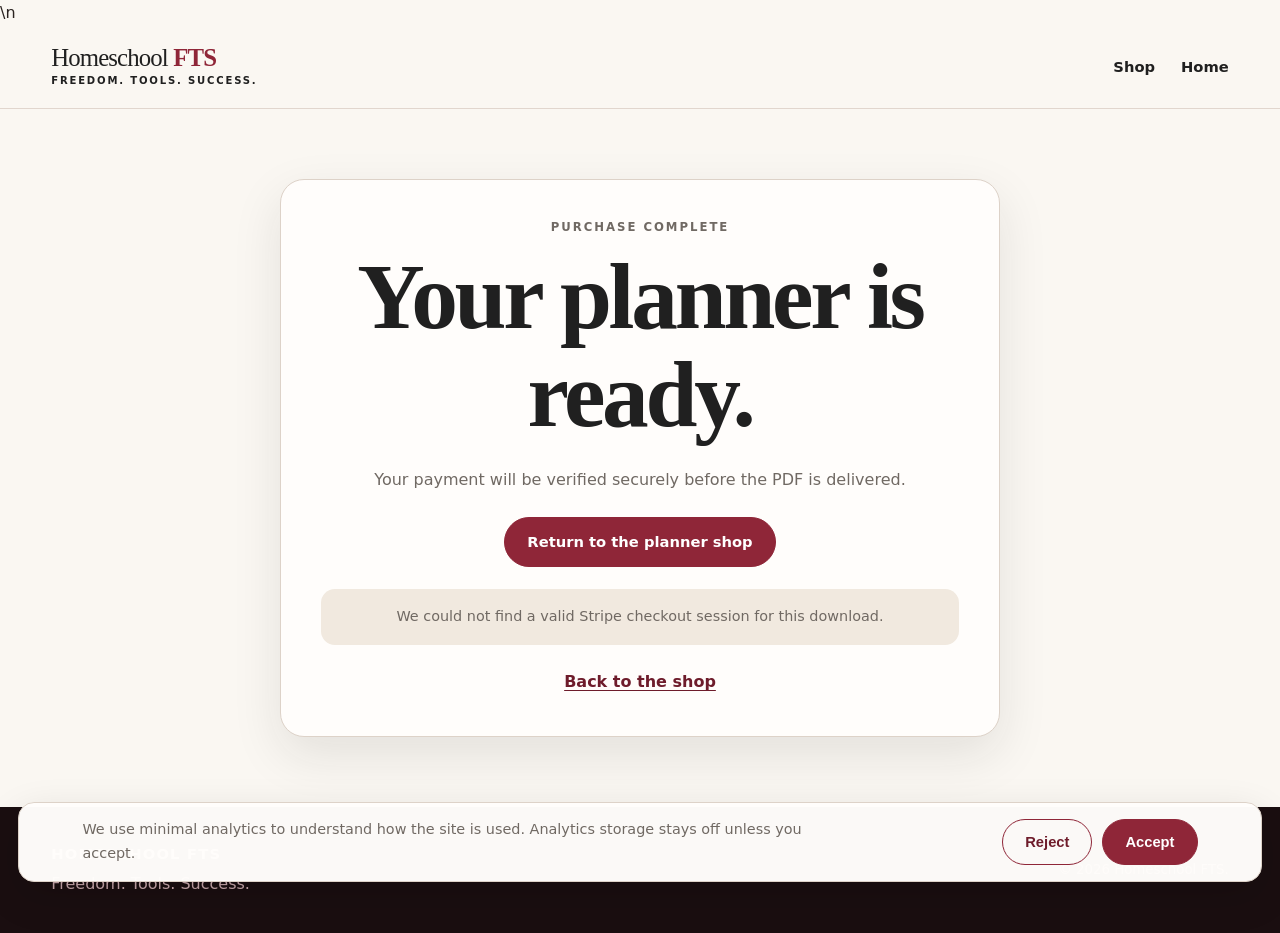
<file: planner-download.html>
<!doctype html>
<html lang="en">
<head>
  <meta charset="utf-8">
  <meta name="viewport" content="width=device-width, initial-scale=1">
  <meta name="robots" content="noindex,nofollow">
  <link rel="icon" href="/favicon.svg" type="image/svg+xml">
  <link rel="stylesheet" href="/assets/css/style.css">
  <title>Your Planner Download | HomeSchoolFTS</title>
  <style>
    .download-wrap{min-height:70vh;display:grid;place-items:center;padding:70px 0}.download-card{width:min(92%,720px);background:var(--surface);border:1px solid var(--line);border-radius:24px;padding:40px;box-shadow:var(--shadow);text-align:center}.download-card p{color:var(--muted)}.download-actions{display:flex;gap:12px;justify-content:center;flex-wrap:wrap;margin-top:24px}.notice{margin-top:22px;padding:16px;border-radius:14px;background:var(--surface-2);font-size:.9rem}
  </style>
  <script defer src="/assets/js/analytics.js"></script>\n</head>
<body>
  <header class="site-header">
    <nav class="container site-nav" aria-label="Main navigation">
      <a class="brand" href="/" aria-label="HomeSchoolFTS home"><span class="brand-name">Homeschool <b>FTS</b></span><span class="brand-tagline">Freedom. Tools. Success.</span></a>
      <div class="nav-list"><a href="/shop.html">Shop</a><a href="/">Home</a></div>
    </nav>
  </header>
  <main class="download-wrap">
    <section class="download-card" aria-labelledby="download-title">
      <p class="eyebrow">PURCHASE COMPLETE</p>
      <h1 id="download-title">Your planner is ready.</h1>
      <p>Your payment will be verified securely before the PDF is delivered.</p>
      <div id="download-area" class="download-actions"></div>
      <p id="download-note" class="notice">Use the secure download button below. Your planner file is no longer served directly from the public website.</p>
      <div class="download-actions"><a class="text-link" href="/shop.html">Back to the shop</a></div>
    </section>
  </main>
  <footer class="footer"><div class="container footer-inner"><div><strong>HOMESCHOOL FTS</strong><span>Freedom. Tools. Success.</span></div><small>© 2026 Homeschool FTS.</small></div></footer>
  <script>
    (() => {
      const sessionId = new URLSearchParams(location.search).get('session_id');
      const area = document.getElementById('download-area');
      const note = document.getElementById('download-note');
      const workerBase = 'https://homeschoolfts-downloads.brialee2424.workers.dev/';

      if (!sessionId || !sessionId.startsWith('cs_')) {
        area.innerHTML = '<a class="button" href="/shop.html">Return to the planner shop</a>';
        note.textContent = 'We could not find a valid Stripe checkout session for this download.';
        return;
      }

      const secureUrl = `${workerBase}?session_id=${encodeURIComponent(sessionId)}`;
      const link = document.createElement('a');
      link.className = 'button';
      link.href = secureUrl;
      link.textContent = 'Download your planner securely';
      link.rel = 'nofollow';
      area.appendChild(link);
    })();
  </script>
</body>
</html>
</file>
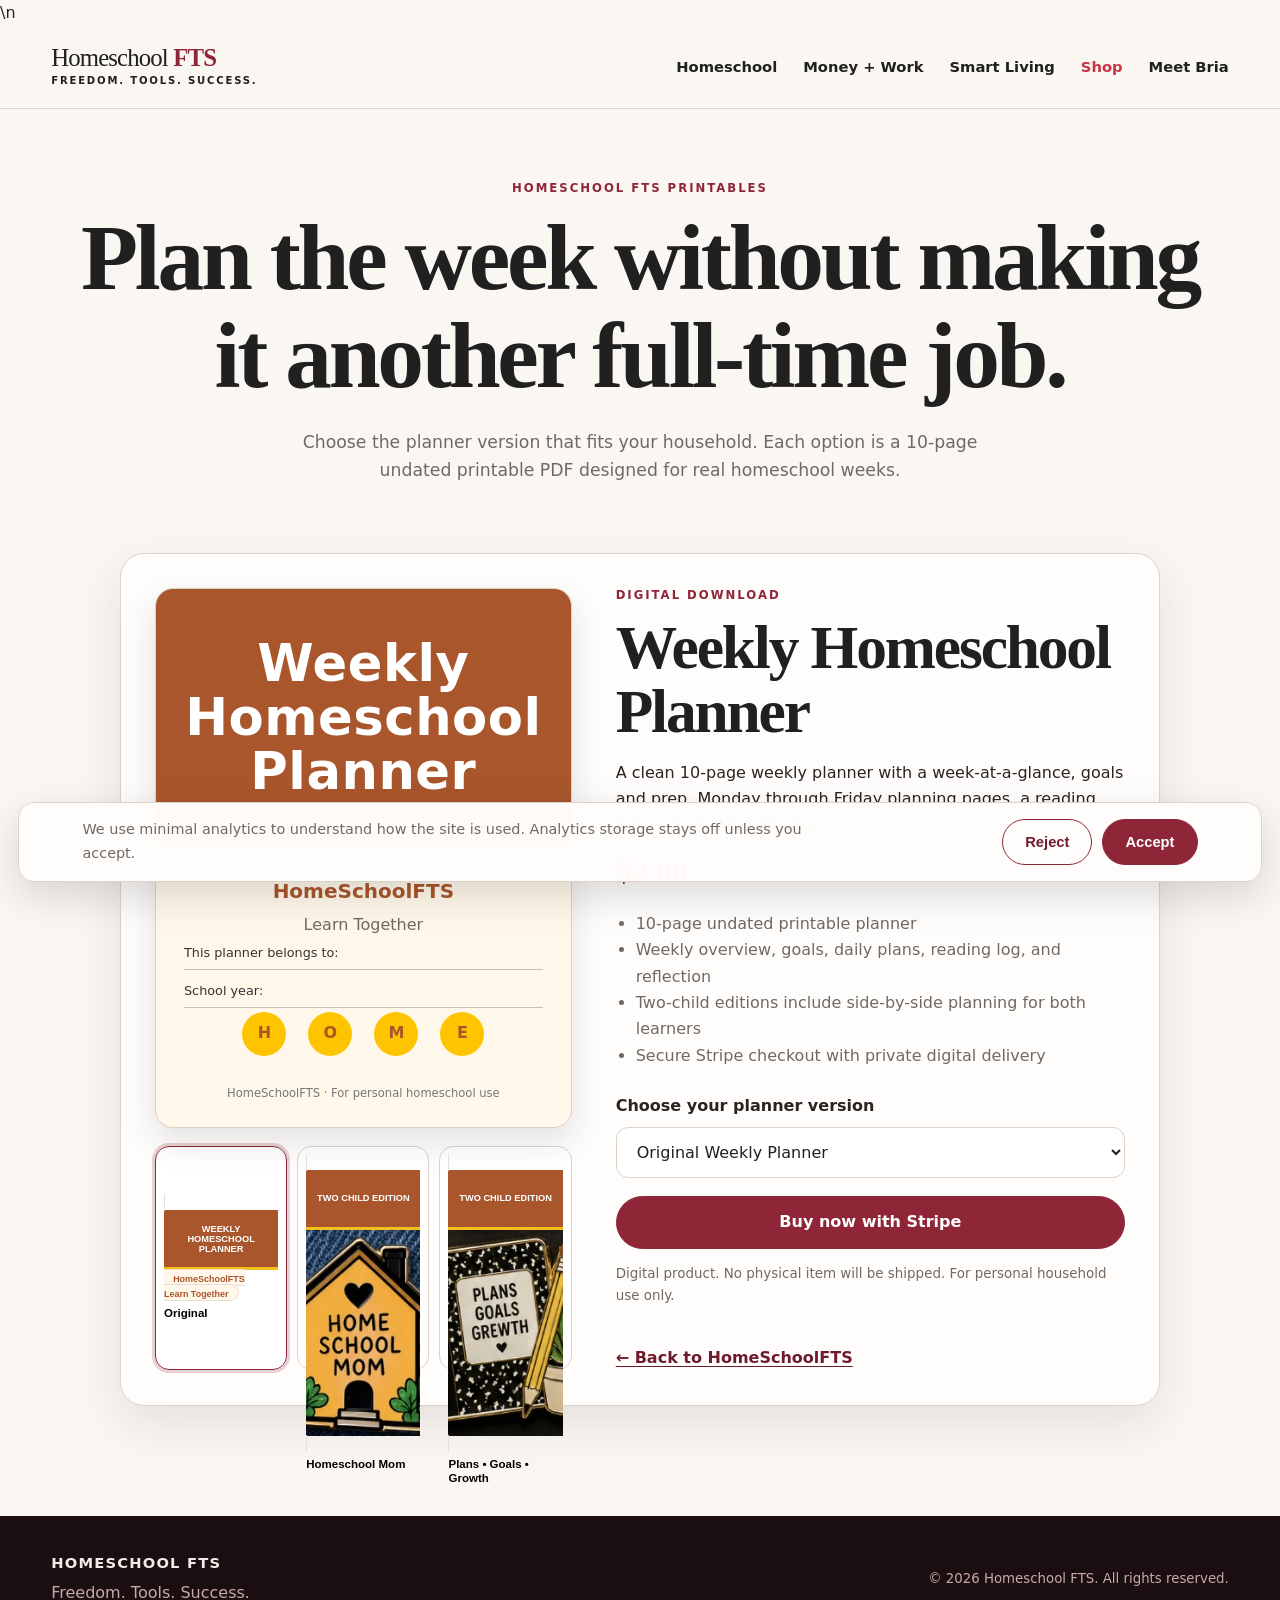
<file: shop.html>
<!doctype html>
<html lang="en">
<head>
  <meta charset="utf-8">
  <meta name="viewport" content="width=device-width, initial-scale=1">
  <meta name="description" content="Shop printable homeschool planners from HomeSchoolFTS.">
  <link rel="canonical" href="https://homeschoolfts.com/shop.html">
  <meta name="theme-color" content="#152b26">
  <link rel="icon" href="/favicon.svg" type="image/svg+xml">
  <link rel="stylesheet" href="/assets/css/style.css">
  <title>Planner Shop | HomeSchoolFTS</title>
  <style>
    .shop-hero{padding:72px 0 40px;text-align:center}.shop-hero p:last-child{max-width:720px;margin:0 auto;color:var(--muted);font-size:1.08rem}
    .shop-wrap{padding:28px 0 110px}.product-card{max-width:1040px;margin:0 auto;display:grid;grid-template-columns:.9fr 1.1fr;gap:44px;align-items:center;background:var(--surface);border:1px solid var(--line);border-radius:24px;padding:34px;box-shadow:var(--shadow)}
    .preview-column{display:grid;gap:18px}.planner-cover{aspect-ratio:8.5/11;border-radius:18px;background:#fff8ea;border:1px solid #dfd0c4;box-shadow:0 14px 34px rgba(32,32,32,.12);overflow:hidden;position:relative;display:flex;flex-direction:column}.planner-cover[hidden]{display:none}.cover-top{background:#a9562c;color:#fff;padding:34px 24px 26px;text-align:center;border-bottom:6px solid #f3bf19}.cover-top strong{display:block;font-size:clamp(1.55rem,3vw,2.25rem);line-height:1.05;letter-spacing:.01em}.cover-top span{display:block;margin-top:12px;font-weight:800;letter-spacing:.08em}.cover-body{flex:1;padding:28px;display:flex;flex-direction:column;align-items:center;justify-content:center;text-align:center}.cover-brand{font-weight:900;color:#a9562c;font-size:1.25rem}.cover-sub{color:var(--muted);margin-top:4px}.cover-lines{width:100%;margin-top:auto;display:grid;gap:10px;text-align:left;color:#333;font-size:.8rem}.cover-lines span{display:block;border-bottom:1px solid #c9bfb5;padding-bottom:6px}.cover-footer{padding:0 24px 24px;text-align:center;color:#777;font-size:.72rem}.cover-art{width:min(76%,320px);aspect-ratio:1/1;background:#fff;border:1px solid #ddd3c8;border-radius:18px;padding:18px;display:grid;place-items:center;margin-bottom:18px}.cover-art img{width:100%;height:100%;object-fit:cover;border-radius:10px}.edition-pill{background:#268245;color:#fff;font-weight:900;border-radius:999px;padding:10px 18px;width:min(82%,340px)}.original-cover .cover-body{justify-content:space-between}.original-cover .cover-top{padding-top:48px;padding-bottom:42px}.original-cover .cover-top strong{font-size:clamp(2rem,4.2vw,3.2rem)}.original-home{display:flex;gap:22px;margin-top:auto}.original-home span{width:44px;height:44px;border-radius:50%;background:#ffc400;display:grid;place-items:center;color:#a9562c;font-weight:900}.thumbs{display:grid;grid-template-columns:repeat(3,1fr);gap:10px}.thumb{border:1px solid var(--line);border-radius:14px;background:#fff;padding:8px;cursor:pointer;text-align:left}.thumb[aria-pressed="true"]{outline:3px solid rgba(140,56,70,.22);border-color:var(--burgundy)}.thumb-cover{aspect-ratio:8.5/11;border-radius:9px;background:#fff8ea;overflow:hidden;position:relative;border:1px solid #eaded4}.thumb-cover .mini-top{height:29%;background:#a9562c;border-bottom:3px solid #f3bf19;color:#fff;font-weight:900;font-size:.58rem;display:grid;place-items:center;text-align:center;padding:5px}.thumb-cover .mini-art{width:62%;aspect-ratio:1/1;margin:13% auto 0;background:#fff;border-radius:7px;overflow:hidden}.thumb-cover .mini-art img{width:100%;height:100%;object-fit:cover}.thumb-cover.original .mini-center{padding:17% 8% 0;text-align:center;color:#a9562c;font-weight:900;font-size:.56rem}.thumb-label{display:block;margin-top:7px;font-size:.72rem;font-weight:800;line-height:1.2}.product-copy h1{font-size:clamp(2.2rem,4.8vw,4rem);margin-bottom:14px}.price{font:700 2rem/1 Georgia,"Times New Roman",serif;color:var(--burgundy);margin:14px 0 24px}.product-copy ul{padding-left:20px;color:var(--muted)}
    .field{display:grid;gap:8px;margin:24px 0 18px}.field label{font-weight:800}.field select{width:100%;padding:14px 16px;border:1px solid var(--line);border-radius:12px;background:#fff;color:var(--ink);font:inherit}.buy-button{width:100%;min-height:52px;font-size:1rem}.fine-print{margin-top:14px;color:var(--muted);font-size:.84rem}.back-link{display:inline-block;margin-top:24px;font-weight:800}
    @media (max-width:800px){.product-card{grid-template-columns:1fr;padding:22px}.shop-hero{padding-top:48px}.planner-cover{max-width:520px;margin:0 auto}.thumbs{max-width:520px;margin:0 auto;width:100%}}
  </style>
  <script defer src="/assets/js/analytics.js"></script>\n</head>
<body>
  <a class="skip-link" href="#content">Skip to content</a>
  <header class="site-header">
    <nav class="container site-nav" aria-label="Main navigation">
      <a class="brand" href="/" aria-label="HomeSchoolFTS home">
        <span class="brand-name">Homeschool <b>FTS</b></span>
        <span class="brand-tagline">Freedom. Tools. Success.</span>
      </a>
      <div class="nav-list">
        <a href="/#homeschool">Homeschool</a>
        <a href="/#money">Money + Work</a>
        <a href="/#smart">Smart Living</a>
        <a href="/shop.html" aria-current="page">Shop</a>
        <a href="/about.html">Meet Bria</a>
      </div>
    </nav>
  </header>

  <main id="content">
    <section class="shop-hero container">
      <p class="eyebrow">HOMESCHOOL FTS PRINTABLES</p>
      <h1>Plan the week without making it another full-time job.</h1>
      <p>Choose the planner version that fits your household. Each option is a 10-page undated printable PDF designed for real homeschool weeks.</p>
    </section>

    <section class="shop-wrap container" aria-labelledby="planner-title">
      <article class="product-card">
        <div class="preview-column">
          <div id="cover-original" class="planner-cover original-cover" aria-label="Original Weekly Homeschool Planner cover preview">
            <div class="cover-top"><strong>Weekly Homeschool<br>Planner</strong></div>
            <div class="cover-body">
              <div><div class="cover-brand">HomeSchoolFTS</div><div class="cover-sub">Learn Together</div></div>
              <div class="cover-lines"><span>This planner belongs to:</span><span>School year:</span></div>
              <div class="original-home" aria-hidden="true"><span>H</span><span>O</span><span>M</span><span>E</span></div>
            </div>
            <div class="cover-footer">HomeSchoolFTS · For personal homeschool use</div>
          </div>

          <div id="cover-mom" class="planner-cover" aria-label="Two Child Homeschool Mom planner cover preview" hidden>
            <div class="cover-top"><strong>WEEKLY HOMESCHOOL<br>PLANNER</strong><span>TWO CHILD EDITION</span></div>
            <div class="cover-body">
              <div class="cover-art"><img src="/assets/images/pin-homeschool-mom.webp" alt="Homeschool Mom house illustration"></div>
              <div class="edition-pill">HOMESCHOOL MOM EDITION</div>
              <div class="cover-lines"><span>Parent / Teacher:</span><span>Child 1: &nbsp;&nbsp;&nbsp;&nbsp;&nbsp;&nbsp;&nbsp;&nbsp; Child 2:</span><span>School year:</span></div>
            </div>
            <div class="cover-footer"><strong>HomeSchoolFTS</strong><br>Learn Together</div>
          </div>

          <div id="cover-growth" class="planner-cover" aria-label="Two Child Plans Goals Growth planner cover preview" hidden>
            <div class="cover-top"><strong>WEEKLY HOMESCHOOL<br>PLANNER</strong><span>TWO CHILD EDITION</span></div>
            <div class="cover-body">
              <div class="cover-art"><img src="/assets/images/pin-goals-growth.webp" alt="Plans Goals Growth notebook illustration"></div>
              <div class="edition-pill">PLANS • GOALS • GROWTH EDITION</div>
              <div class="cover-lines"><span>Parent / Teacher:</span><span>Child 1: &nbsp;&nbsp;&nbsp;&nbsp;&nbsp;&nbsp;&nbsp;&nbsp; Child 2:</span><span>School year:</span></div>
            </div>
            <div class="cover-footer"><strong>HomeSchoolFTS</strong><br>Learn Together</div>
          </div>

          <div class="thumbs" aria-label="Planner cover choices">
            <button class="thumb" type="button" data-version="original" aria-pressed="true">
              <span class="thumb-cover original"><span class="mini-top">WEEKLY HOMESCHOOL PLANNER</span><span class="mini-center">HomeSchoolFTS<br>Learn Together</span></span>
              <span class="thumb-label">Original</span>
            </button>
            <button class="thumb" type="button" data-version="mom" aria-pressed="false">
              <span class="thumb-cover"><span class="mini-top">TWO CHILD EDITION</span><span class="mini-art"><img src="/assets/images/pin-homeschool-mom.webp" alt=""></span></span>
              <span class="thumb-label">Homeschool Mom</span>
            </button>
            <button class="thumb" type="button" data-version="growth" aria-pressed="false">
              <span class="thumb-cover"><span class="mini-top">TWO CHILD EDITION</span><span class="mini-art"><img src="/assets/images/pin-goals-growth.webp" alt=""></span></span>
              <span class="thumb-label">Plans • Goals • Growth</span>
            </button>
          </div>
        </div>

        <div class="product-copy">
          <p class="eyebrow">DIGITAL DOWNLOAD</p>
          <h1 id="planner-title">Weekly Homeschool Planner</h1>
          <p id="planner-description">A clean 10-page weekly planner with a week-at-a-glance, goals and prep, Monday through Friday planning pages, a reading log, and weekly reflection.</p>
          <div class="price">$2.00</div>
          <ul>
            <li>10-page undated printable planner</li>
            <li>Weekly overview, goals, daily plans, reading log, and reflection</li>
            <li>Two-child editions include side-by-side planning for both learners</li>
            <li>Secure Stripe checkout with private digital delivery</li>
          </ul>

          <div class="field">
            <label for="planner-version">Choose your planner version</label>
            <select id="planner-version">
              <option value="original">Original Weekly Planner</option>
              <option value="mom">Two Child Edition — Homeschool Mom</option>
              <option value="growth">Two Child Edition — Plans • Goals • Growth</option>
            </select>
          </div>

          <a id="buy-now" class="button buy-button" href="https://buy.stripe.com/fZubJ1gKgeyt5mP1w6aIM02">Buy now with Stripe</a>
          <p class="fine-print">Digital product. No physical item will be shipped. For personal household use only.</p>
          <a class="back-link" href="/">← Back to HomeSchoolFTS</a>
        </div>
      </article>
    </section>
  </main>

  <footer class="footer">
    <div class="container footer-inner">
      <div><strong>HOMESCHOOL FTS</strong><span>Freedom. Tools. Success.</span></div>
      <small>© 2026 Homeschool FTS. All rights reserved.</small>
    </div>
  </footer>

  <script>
    (() => {
      const select = document.getElementById('planner-version');
      const buy = document.getElementById('buy-now');
      const description = document.getElementById('planner-description');
      const thumbs = [...document.querySelectorAll('.thumb')];
      const covers = {
        original: document.getElementById('cover-original'),
        mom: document.getElementById('cover-mom'),
        growth: document.getElementById('cover-growth')
      };
      const versions = {
        original: {
          url: 'https://buy.stripe.com/fZubJ1gKgeyt5mP1w6aIM02',
          description: 'A clean 10-page weekly planner with a week-at-a-glance, goals and prep, Monday through Friday planning pages, a reading log, and weekly reflection.'
        },
        mom: {
          url: 'https://buy.stripe.com/7sY00jfGc2PL5mPeiSaIM03',
          description: 'A 10-page two-child planner with side-by-side weekly plans, individual goals, daily lessons for both learners, reading logs, and family reflection.'
        },
        growth: {
          url: 'https://buy.stripe.com/5kQbJ11PmaiddTla2CaIM04',
          description: 'The two-child weekly planner with the Plans • Goals • Growth cover, built for side-by-side planning, family prep, daily lessons, reading, and reflection.'
        }
      };
      function updatePlanner(value){
        const v = versions[value];
        select.value = value;
        buy.href = v.url;
        description.textContent = v.description;
        Object.entries(covers).forEach(([key, cover]) => { cover.hidden = key !== value; });
        thumbs.forEach((thumb) => thumb.setAttribute('aria-pressed', String(thumb.dataset.version === value)));
      }
      select.addEventListener('change', () => updatePlanner(select.value));
      thumbs.forEach((thumb) => thumb.addEventListener('click', () => updatePlanner(thumb.dataset.version)));
      updatePlanner('original');
    })();
  </script>
</body>
</html>
</file>
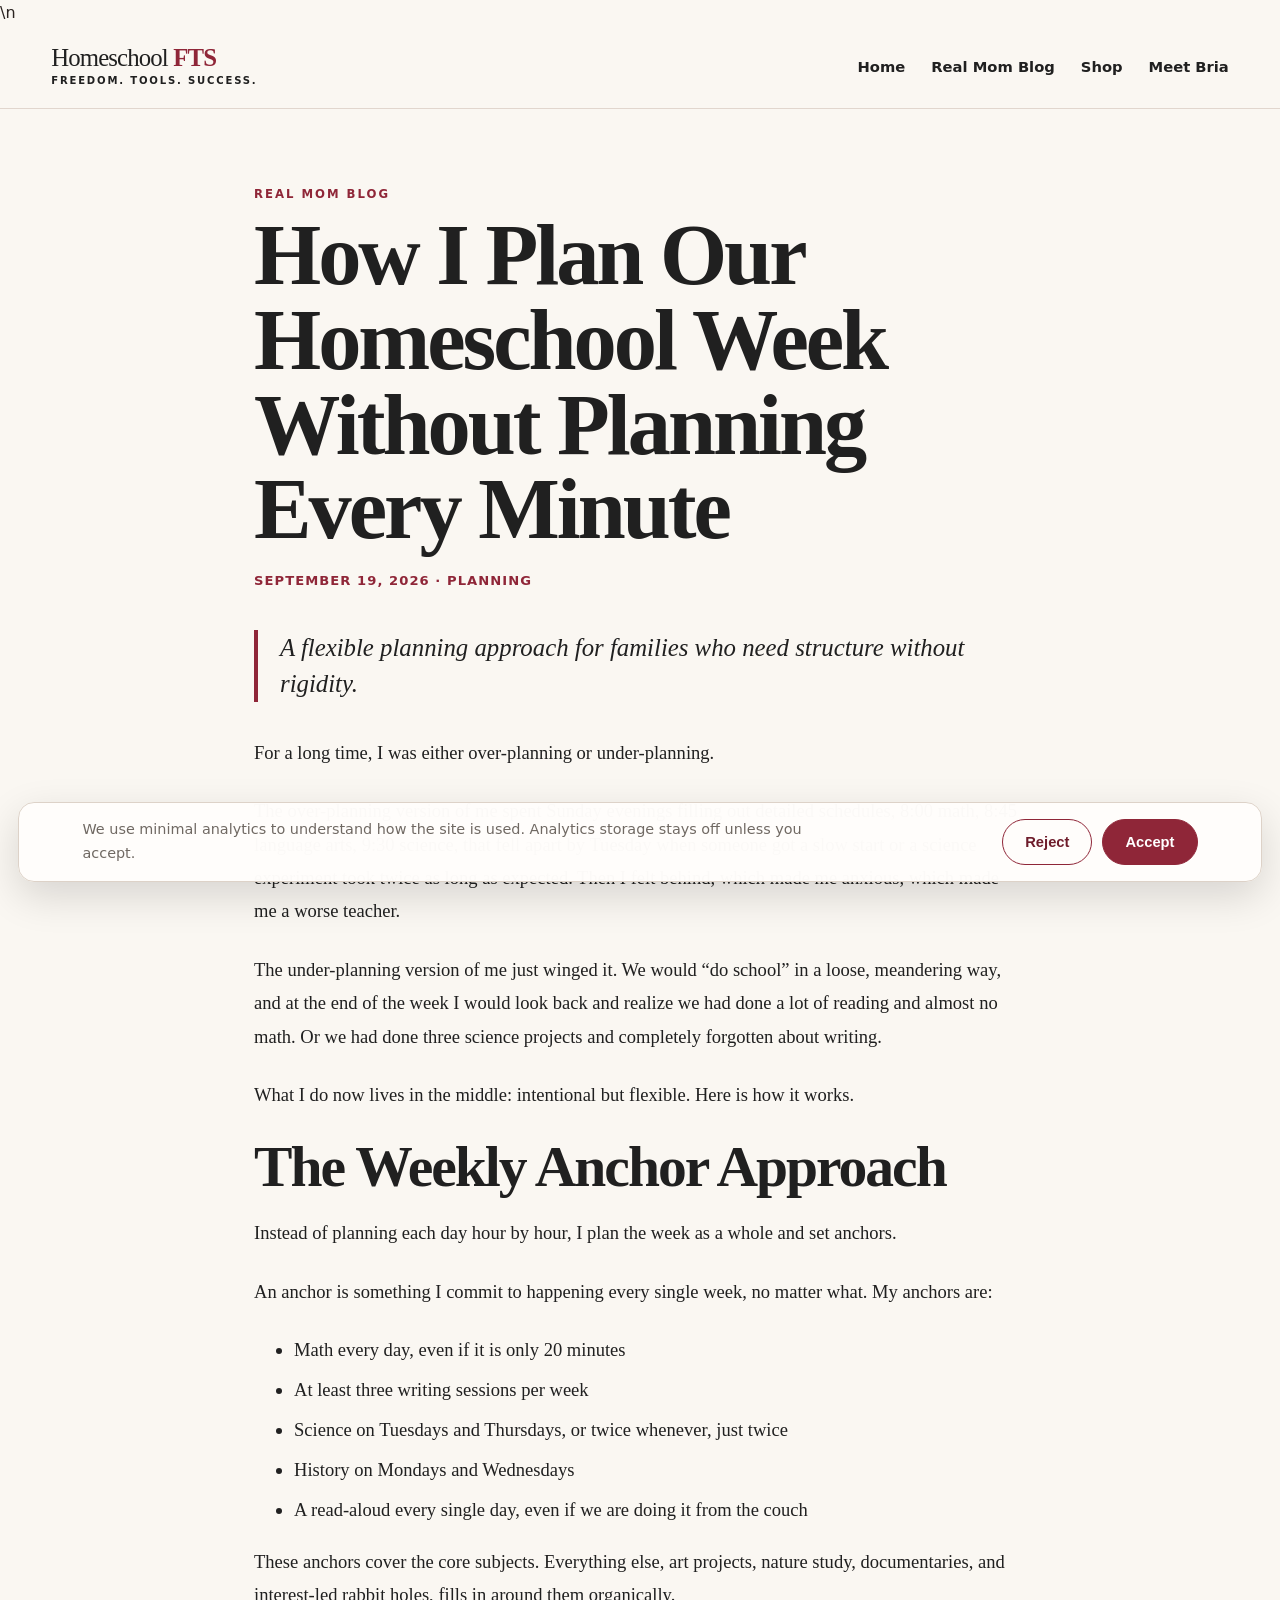
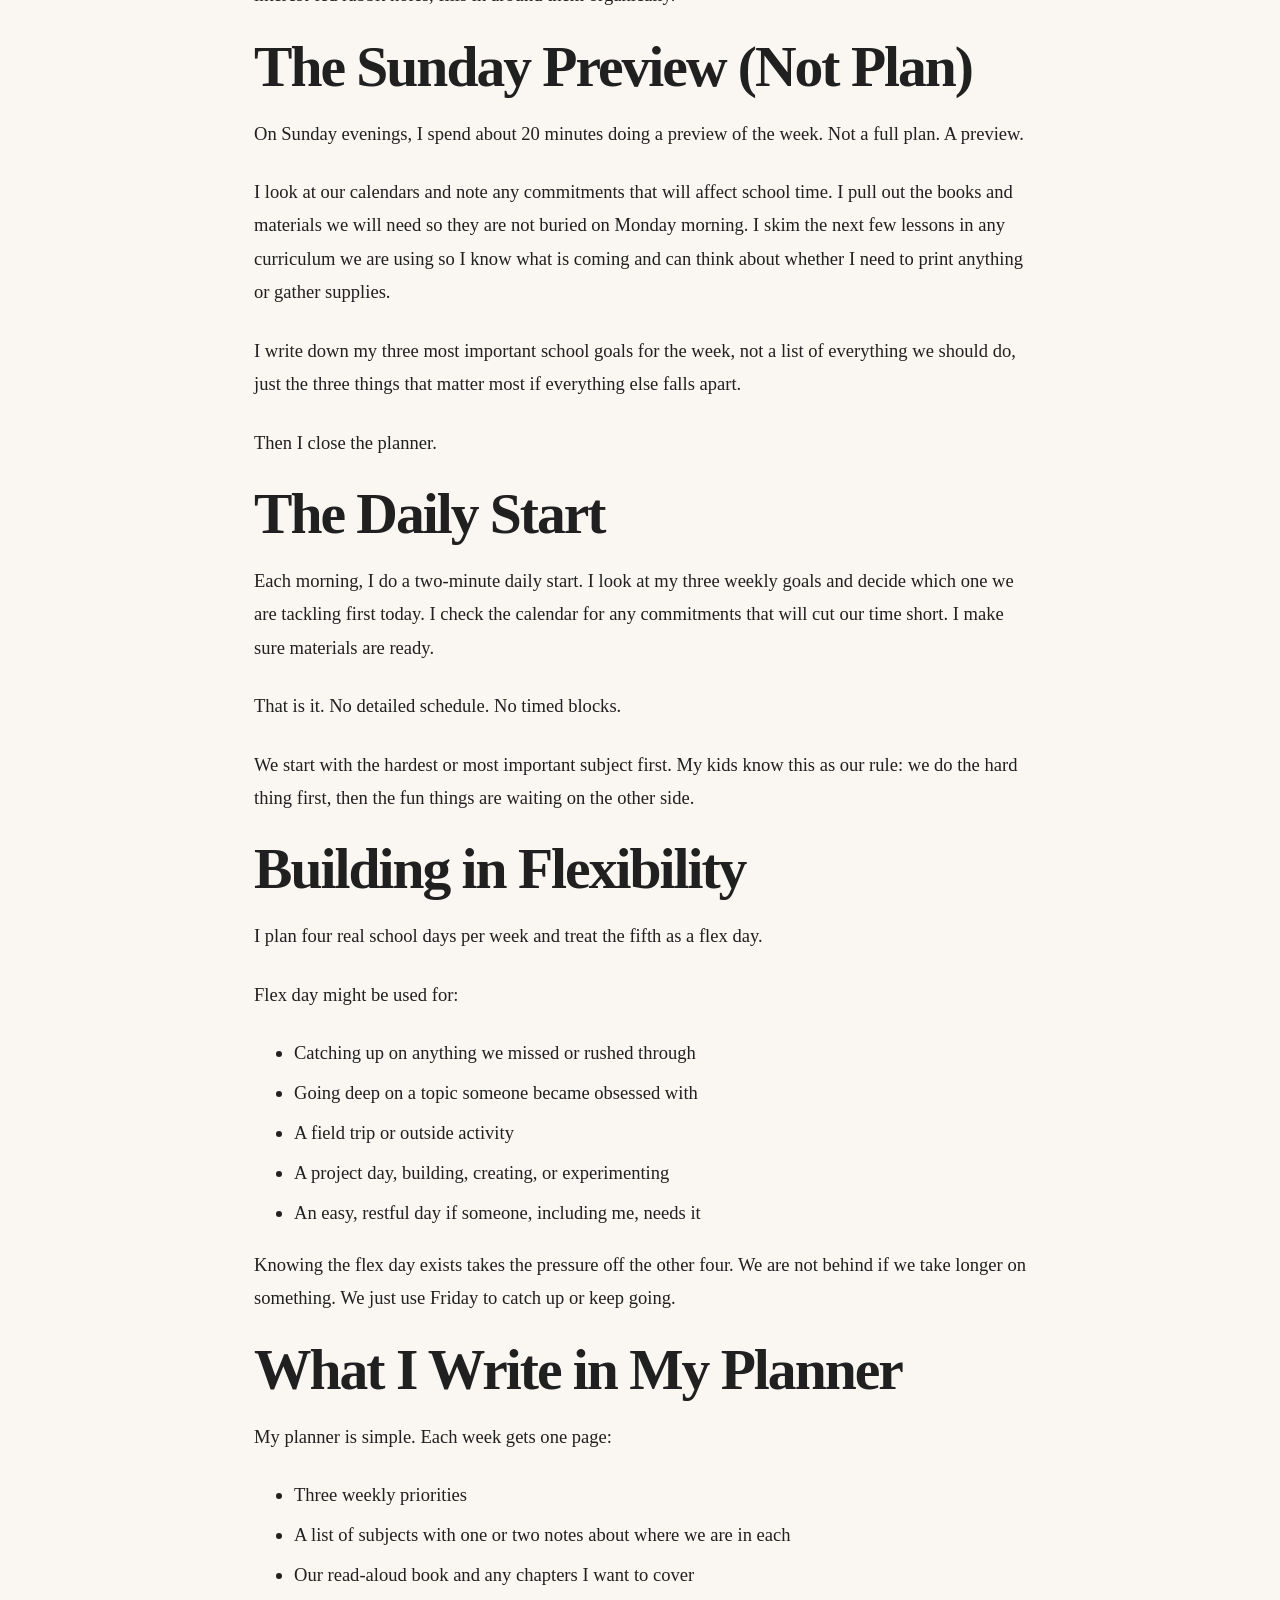
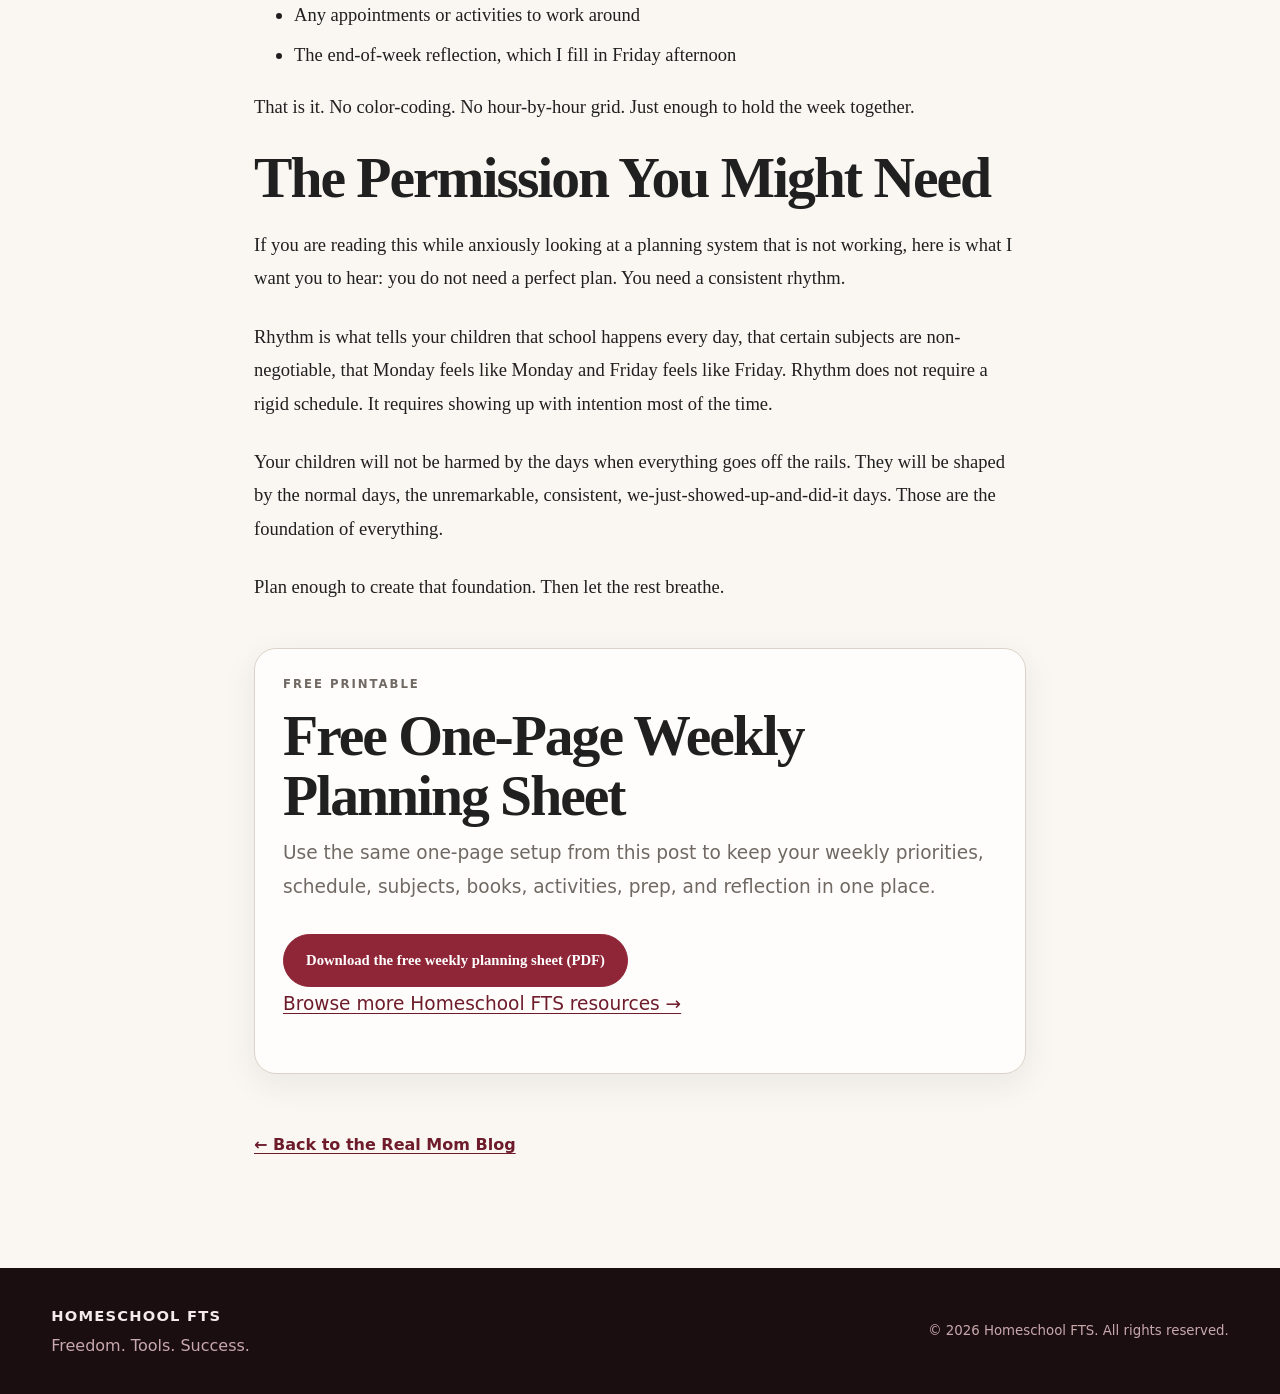
<file: blog/how-i-plan-our-homeschool-week.html>
<!doctype html>
<html lang="en">
<head>
  <meta charset="utf-8">
  <meta name="viewport" content="width=device-width, initial-scale=1">
  <meta name="description" content="A flexible weekly homeschool planning approach using anchors, a quick Sunday preview, and room for real life.">
  <link rel="canonical" href="https://homeschoolfts.com/blog/how-i-plan-our-homeschool-week.html">
  <meta name="theme-color" content="#152b26">
  <meta property="og:site_name" content="Homeschool FTS">
  <meta property="og:title" content="How I Plan Our Homeschool Week Without Planning Every Minute | Homeschool FTS">
  <meta property="og:description" content="A flexible weekly homeschool planning approach using anchors, a quick Sunday preview, and room for real life.">
  <meta property="og:type" content="article">
  <meta property="og:url" content="https://homeschoolfts.com/blog/how-i-plan-our-homeschool-week.html">
  <meta property="og:image" content="https://homeschoolfts.com/assets/images/og-image.jpg">
  <meta name="twitter:card" content="summary_large_image">
  <link rel="icon" href="/favicon.svg" type="image/svg+xml">
  <link rel="stylesheet" href="/assets/css/style.css">
  <title>How I Plan Our Homeschool Week Without Planning Every Minute | Homeschool FTS</title>
  <style>
    .post-wrap{max-width:820px;padding:78px 24px 110px}.post-kicker{margin-bottom:12px}.post-wrap h1{font-size:clamp(2.6rem,7vw,5.4rem);line-height:.98;margin-bottom:18px}.post-meta{font-size:.82rem;font-weight:800;letter-spacing:.08em;text-transform:uppercase;color:var(--burgundy);margin-bottom:38px}.post-body{font:400 1.16rem/1.8 Georgia,"Times New Roman",serif;color:var(--ink)}.post-body p{margin:0 0 1.35em}.post-body li{margin:.35em 0}.post-body .pull{font-size:1.55rem;line-height:1.45;font-style:italic;border-left:4px solid var(--burgundy);padding-left:22px;margin:34px 0}.planner-freebie{margin:44px 0 30px;padding:28px;background:var(--surface);border:1px solid var(--line);border-radius:22px;box-shadow:0 10px 35px rgba(32,32,32,.07)}.planner-freebie h2{margin:6px 0 10px}.planner-freebie p{font-family:Inter,ui-sans-serif,system-ui,-apple-system,BlinkMacSystemFont,"Segoe UI",sans-serif;color:var(--muted)}.planner-freebie .button{margin-top:6px}.back-link{display:inline-block;margin-top:28px;font-weight:800}
  </style>
  <script defer src="/assets/js/analytics.js"></script>\n</head>
<body>
  <a class="skip-link" href="#content">Skip to content</a>
  <header class="site-header">
    <nav class="container site-nav" aria-label="Main navigation">
      <a class="brand" href="/" aria-label="Homeschool FTS home"><span class="brand-name">Homeschool <b>FTS</b></span><span class="brand-tagline">Freedom. Tools. Success.</span></a>
      <div class="nav-list"><a href="/">Home</a><a href="/blog/">Real Mom Blog</a><a href="/shop.html">Shop</a><a href="/about.html">Meet Bria</a></div>
    </nav>
  </header>
  <main id="content">
    <article class="post-wrap container">
      <p class="eyebrow post-kicker">REAL MOM BLOG</p>
      <h1>How I Plan Our Homeschool Week Without Planning Every Minute</h1>
      <p class="post-meta">September 19, 2026 · Planning</p>
      <div class="post-body">
        <p class="pull">A flexible planning approach for families who need structure without rigidity.</p>

        <p>For a long time, I was either over-planning or under-planning.</p>

        <p>The over-planning version of me spent Sunday evenings filling out detailed schedules, 8:00 math, 8:45 language arts, 9:30 science, that fell apart by Tuesday when someone got a slow start or a science experiment took twice as long as expected. Then I felt behind, which made me anxious, which made me a worse teacher.</p>

        <p>The under-planning version of me just winged it. We would “do school” in a loose, meandering way, and at the end of the week I would look back and realize we had done a lot of reading and almost no math. Or we had done three science projects and completely forgotten about writing.</p>

        <p>What I do now lives in the middle: intentional but flexible. Here is how it works.</p>

        <h2>The Weekly Anchor Approach</h2>
        <p>Instead of planning each day hour by hour, I plan the week as a whole and set anchors.</p>

        <p>An anchor is something I commit to happening every single week, no matter what. My anchors are:</p>
        <ul>
          <li>Math every day, even if it is only 20 minutes</li>
          <li>At least three writing sessions per week</li>
          <li>Science on Tuesdays and Thursdays, or twice whenever, just twice</li>
          <li>History on Mondays and Wednesdays</li>
          <li>A read-aloud every single day, even if we are doing it from the couch</li>
        </ul>

        <p>These anchors cover the core subjects. Everything else, art projects, nature study, documentaries, and interest-led rabbit holes, fills in around them organically.</p>

        <h2>The Sunday Preview (Not Plan)</h2>
        <p>On Sunday evenings, I spend about 20 minutes doing a preview of the week. Not a full plan. A preview.</p>

        <p>I look at our calendars and note any commitments that will affect school time. I pull out the books and materials we will need so they are not buried on Monday morning. I skim the next few lessons in any curriculum we are using so I know what is coming and can think about whether I need to print anything or gather supplies.</p>

        <p>I write down my three most important school goals for the week, not a list of everything we should do, just the three things that matter most if everything else falls apart.</p>

        <p>Then I close the planner.</p>

        <h2>The Daily Start</h2>
        <p>Each morning, I do a two-minute daily start. I look at my three weekly goals and decide which one we are tackling first today. I check the calendar for any commitments that will cut our time short. I make sure materials are ready.</p>

        <p>That is it. No detailed schedule. No timed blocks.</p>

        <p>We start with the hardest or most important subject first. My kids know this as our rule: we do the hard thing first, then the fun things are waiting on the other side.</p>

        <h2>Building in Flexibility</h2>
        <p>I plan four real school days per week and treat the fifth as a flex day.</p>

        <p>Flex day might be used for:</p>
        <ul>
          <li>Catching up on anything we missed or rushed through</li>
          <li>Going deep on a topic someone became obsessed with</li>
          <li>A field trip or outside activity</li>
          <li>A project day, building, creating, or experimenting</li>
          <li>An easy, restful day if someone, including me, needs it</li>
        </ul>

        <p>Knowing the flex day exists takes the pressure off the other four. We are not behind if we take longer on something. We just use Friday to catch up or keep going.</p>

        <h2>What I Write in My Planner</h2>
        <p>My planner is simple. Each week gets one page:</p>
        <ul>
          <li>Three weekly priorities</li>
          <li>A list of subjects with one or two notes about where we are in each</li>
          <li>Our read-aloud book and any chapters I want to cover</li>
          <li>Any appointments or activities to work around</li>
          <li>The end-of-week reflection, which I fill in Friday afternoon</li>
        </ul>

        <p>That is it. No color-coding. No hour-by-hour grid. Just enough to hold the week together.</p>

        <h2>The Permission You Might Need</h2>
        <p>If you are reading this while anxiously looking at a planning system that is not working, here is what I want you to hear: you do not need a perfect plan. You need a consistent rhythm.</p>

        <p>Rhythm is what tells your children that school happens every day, that certain subjects are non-negotiable, that Monday feels like Monday and Friday feels like Friday. Rhythm does not require a rigid schedule. It requires showing up with intention most of the time.</p>

        <p>Your children will not be harmed by the days when everything goes off the rails. They will be shaped by the normal days, the unremarkable, consistent, we-just-showed-up-and-did-it days. Those are the foundation of everything.</p>

        <p>Plan enough to create that foundation. Then let the rest breathe.</p>

        <section class="planner-freebie" aria-labelledby="free-planner-title">
          <p class="eyebrow">FREE PRINTABLE</p>
          <h2 id="free-planner-title">Free One-Page Weekly Planning Sheet</h2>
          <p>Use the same one-page setup from this post to keep your weekly priorities, schedule, subjects, books, activities, prep, and reflection in one place.</p>
          <a class="button" href="/assets/downloads/free-one-page-weekly-planning-sheet.pdf" download>Download the free weekly planning sheet (PDF)</a>
          <p><a href="/#resources">Browse more Homeschool FTS resources →</a></p>
        </section>
      </div>
      <a class="back-link" href="/blog/">← Back to the Real Mom Blog</a>
    </article>
  </main>
  <footer class="footer"><div class="container footer-inner"><div><strong>HOMESCHOOL FTS</strong><span>Freedom. Tools. Success.</span></div><small>© 2026 Homeschool FTS. All rights reserved.</small></div></footer>
</body>
</html>
</file>
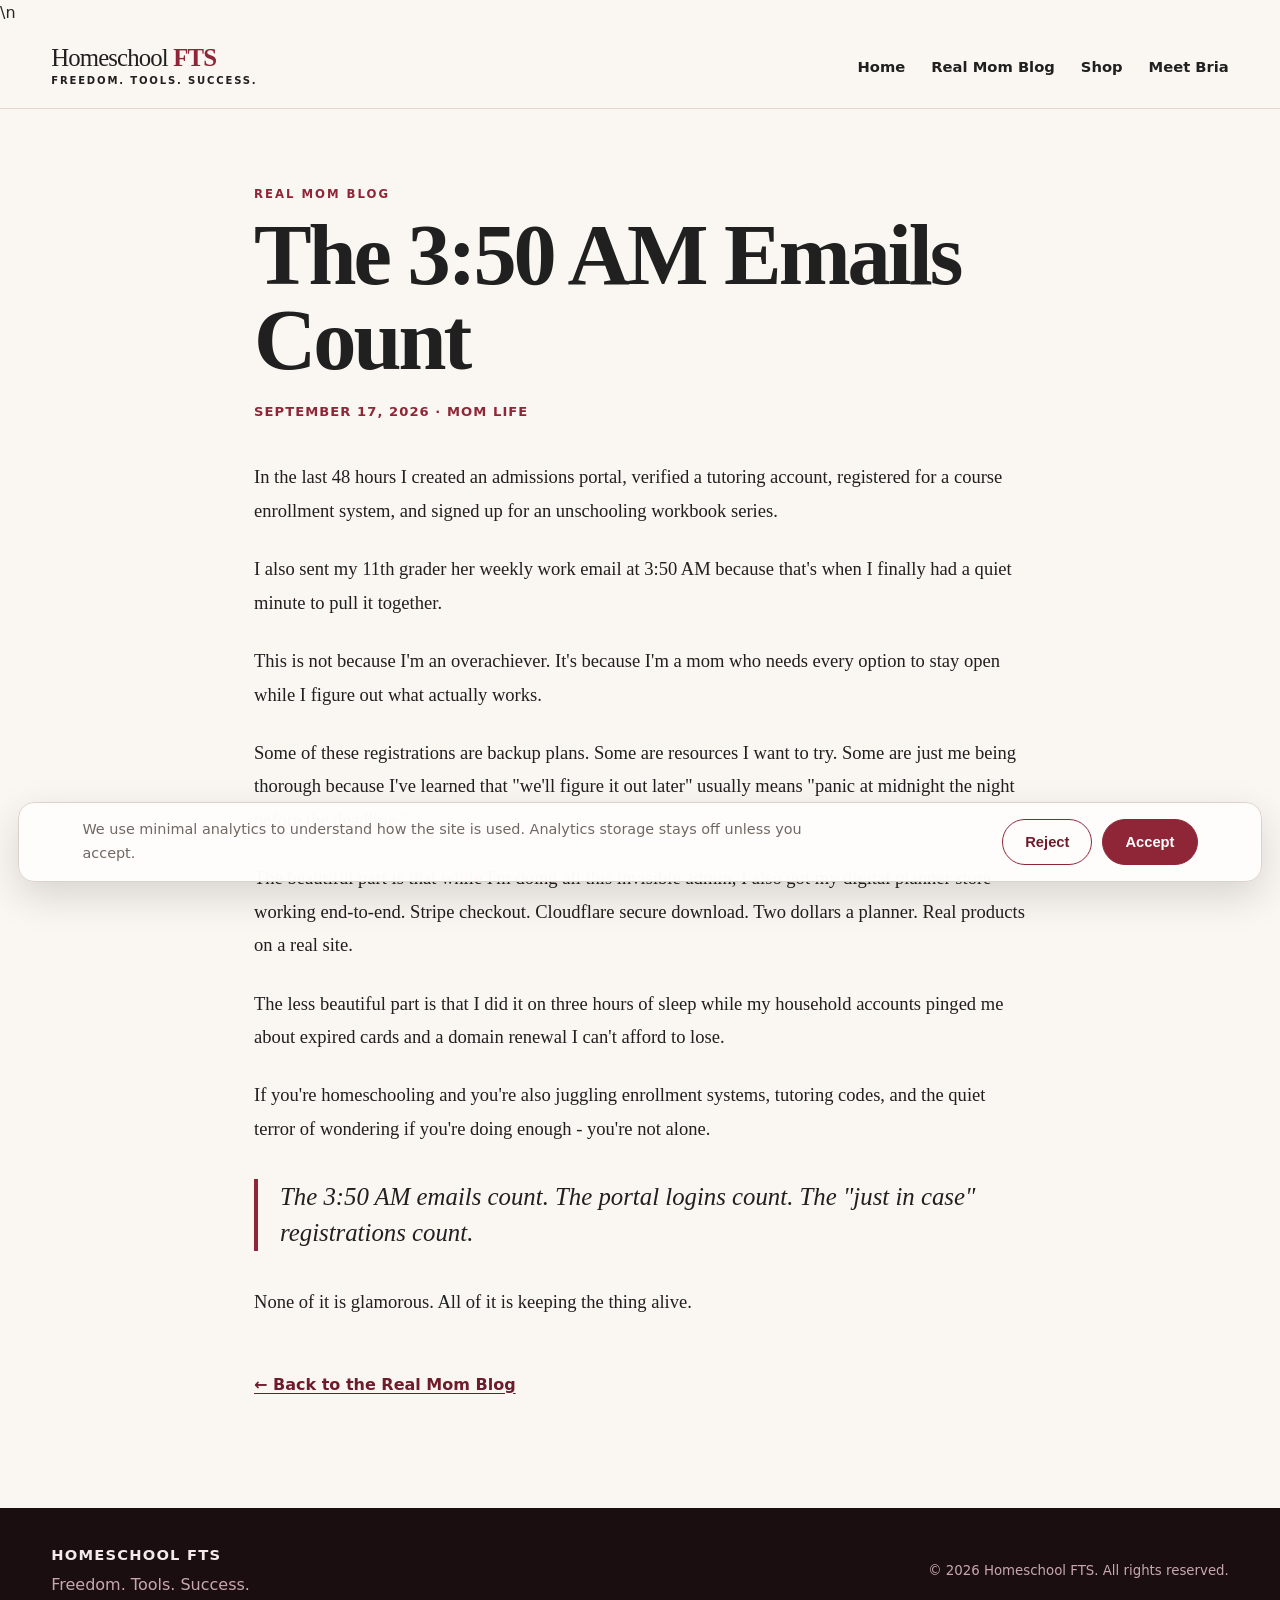
<file: blog/the-350-am-emails-count.html>
<!doctype html>
<html lang="en">
<head>
  <meta charset="utf-8">
  <meta name="viewport" content="width=device-width, initial-scale=1">
  <meta name="description" content="The invisible admin of homeschooling counts too: the late-night emails, backup registrations, portal logins, and keeping every option open.">
  <link rel="canonical" href="https://homeschoolfts.com/blog/the-350-am-emails-count.html">
  <meta name="theme-color" content="#152b26">
  <meta property="og:site_name" content="Homeschool FTS">
  <meta property="og:title" content="The 3:50 AM Emails Count | Homeschool FTS">
  <meta property="og:description" content="The portal logins, backup registrations, late-night planning, and invisible admin count too.">
  <meta property="og:type" content="article">
  <meta property="og:url" content="https://homeschoolfts.com/blog/the-350-am-emails-count.html">
  <meta property="og:image" content="https://homeschoolfts.com/assets/images/og-image.jpg">
  <meta name="twitter:card" content="summary_large_image">
  <link rel="icon" href="/favicon.svg" type="image/svg+xml">
  <link rel="stylesheet" href="/assets/css/style.css">
  <title>The 3:50 AM Emails Count | Homeschool FTS</title>
  <style>
    .post-wrap{max-width:820px;padding:78px 24px 110px}.post-kicker{margin-bottom:12px}.post-wrap h1{font-size:clamp(2.6rem,7vw,5.4rem);line-height:.98;margin-bottom:18px}.post-meta{font-size:.82rem;font-weight:800;letter-spacing:.08em;text-transform:uppercase;color:var(--burgundy);margin-bottom:38px}.post-body{font:400 1.16rem/1.8 Georgia,"Times New Roman",serif;color:var(--ink)}.post-body p{margin:0 0 1.35em}.post-body .pull{font-size:1.55rem;line-height:1.45;font-style:italic;border-left:4px solid var(--burgundy);padding-left:22px;margin:34px 0}.back-link{display:inline-block;margin-top:28px;font-weight:800}
  </style>
  <script defer src="/assets/js/analytics.js"></script>\n</head>
<body>
  <a class="skip-link" href="#content">Skip to content</a>
  <header class="site-header">
    <nav class="container site-nav" aria-label="Main navigation">
      <a class="brand" href="/" aria-label="Homeschool FTS home"><span class="brand-name">Homeschool <b>FTS</b></span><span class="brand-tagline">Freedom. Tools. Success.</span></a>
      <div class="nav-list"><a href="/">Home</a><a href="/blog/">Real Mom Blog</a><a href="/shop.html">Shop</a><a href="/about.html">Meet Bria</a></div>
    </nav>
  </header>
  <main id="content">
    <article class="post-wrap container">
      <p class="eyebrow post-kicker">REAL MOM BLOG</p>
      <h1>The 3:50 AM Emails Count</h1>
      <p class="post-meta">September 17, 2026 · Mom Life</p>
      <div class="post-body">
        <p>In the last 48 hours I created an admissions portal, verified a tutoring account, registered for a course enrollment system, and signed up for an unschooling workbook series.</p>

        <p>I also sent my 11th grader her weekly work email at 3:50 AM because that's when I finally had a quiet minute to pull it together.</p>

        <p>This is not because I'm an overachiever. It's because I'm a mom who needs every option to stay open while I figure out what actually works.</p>

        <p>Some of these registrations are backup plans. Some are resources I want to try. Some are just me being thorough because I've learned that "we'll figure it out later" usually means "panic at midnight the night before the deadline."</p>

        <p>The beautiful part is that while I'm doing all this invisible admin, I also got my digital planner store working end-to-end. Stripe checkout. Cloudflare secure download. Two dollars a planner. Real products on a real site.</p>

        <p>The less beautiful part is that I did it on three hours of sleep while my household accounts pinged me about expired cards and a domain renewal I can't afford to lose.</p>

        <p>If you're homeschooling and you're also juggling enrollment systems, tutoring codes, and the quiet terror of wondering if you're doing enough - you're not alone.</p>

        <p class="pull">The 3:50 AM emails count. The portal logins count. The "just in case" registrations count.</p>

        <p>None of it is glamorous. All of it is keeping the thing alive.</p>
      </div>
      <a class="back-link" href="/blog/">← Back to the Real Mom Blog</a>
    </article>
  </main>
  <footer class="footer"><div class="container footer-inner"><div><strong>HOMESCHOOL FTS</strong><span>Freedom. Tools. Success.</span></div><small>© 2026 Homeschool FTS. All rights reserved.</small></div></footer>
</body>
</html>
</file>
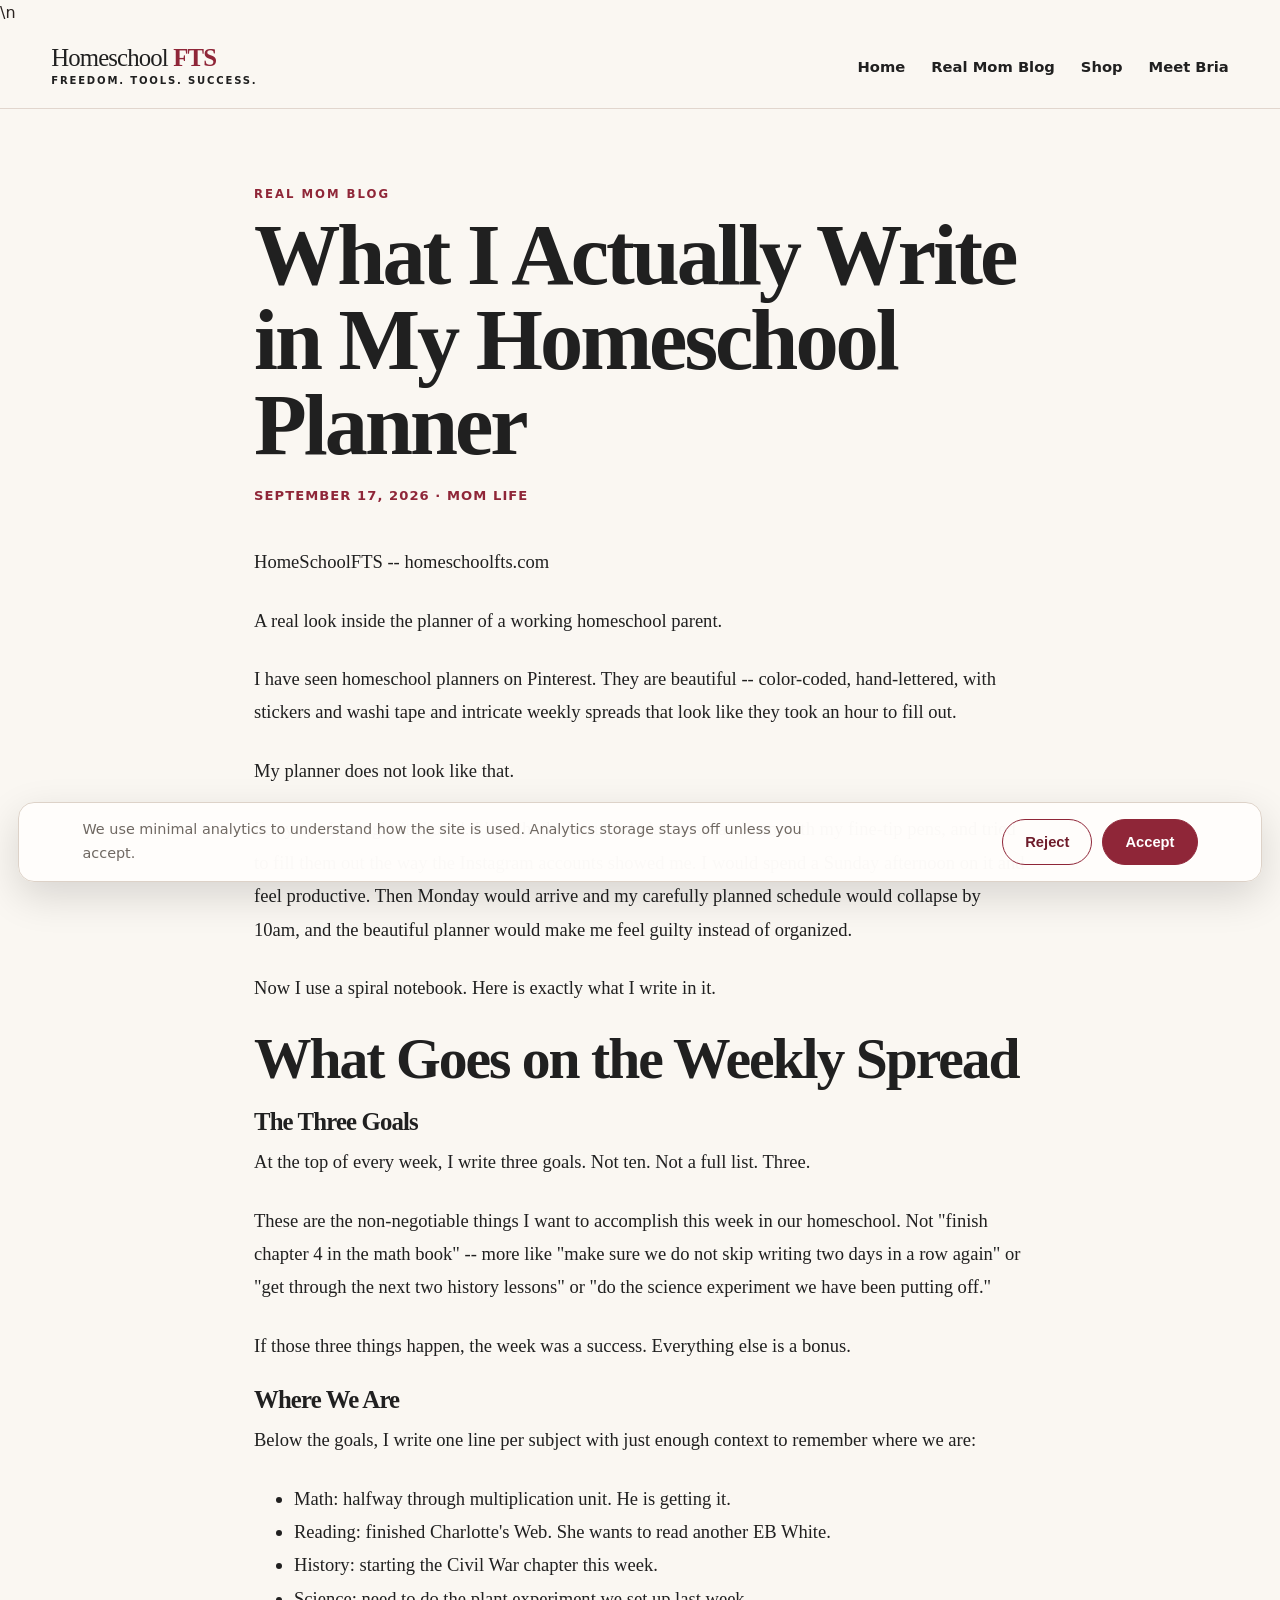
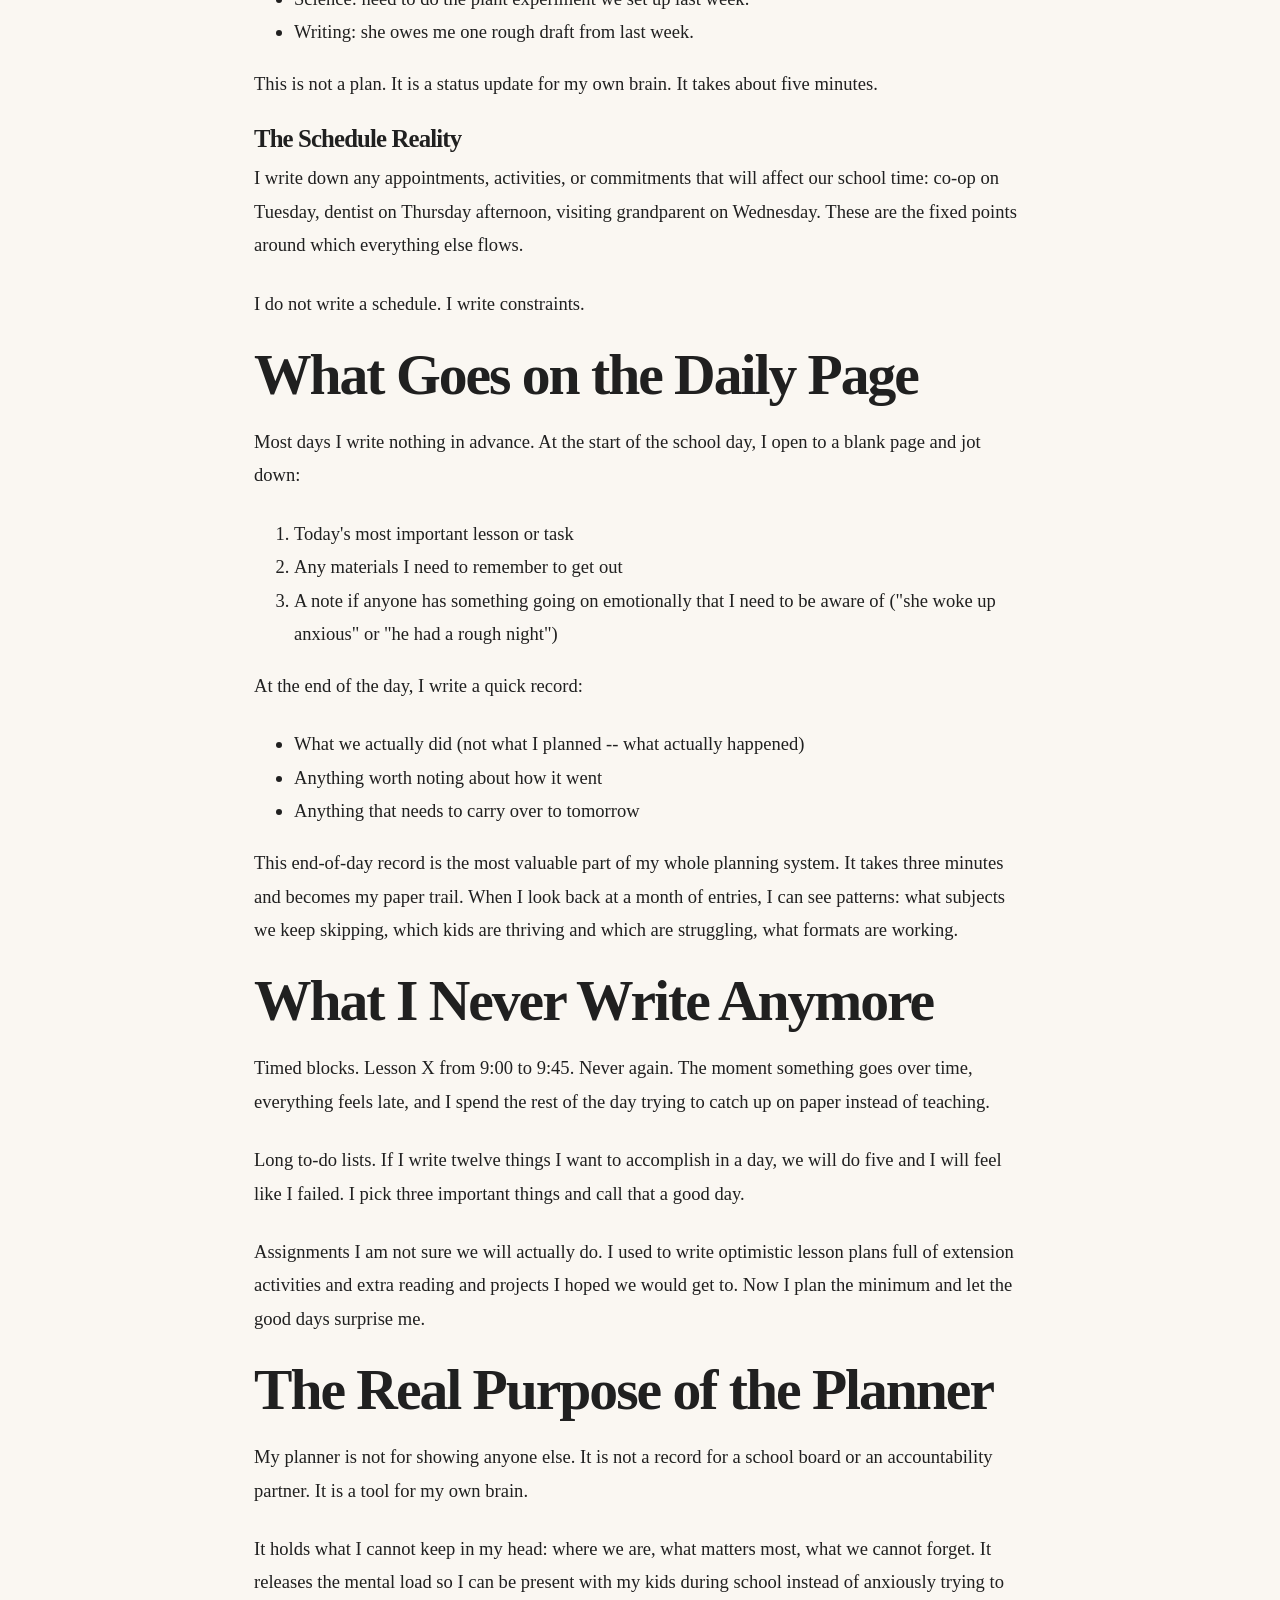
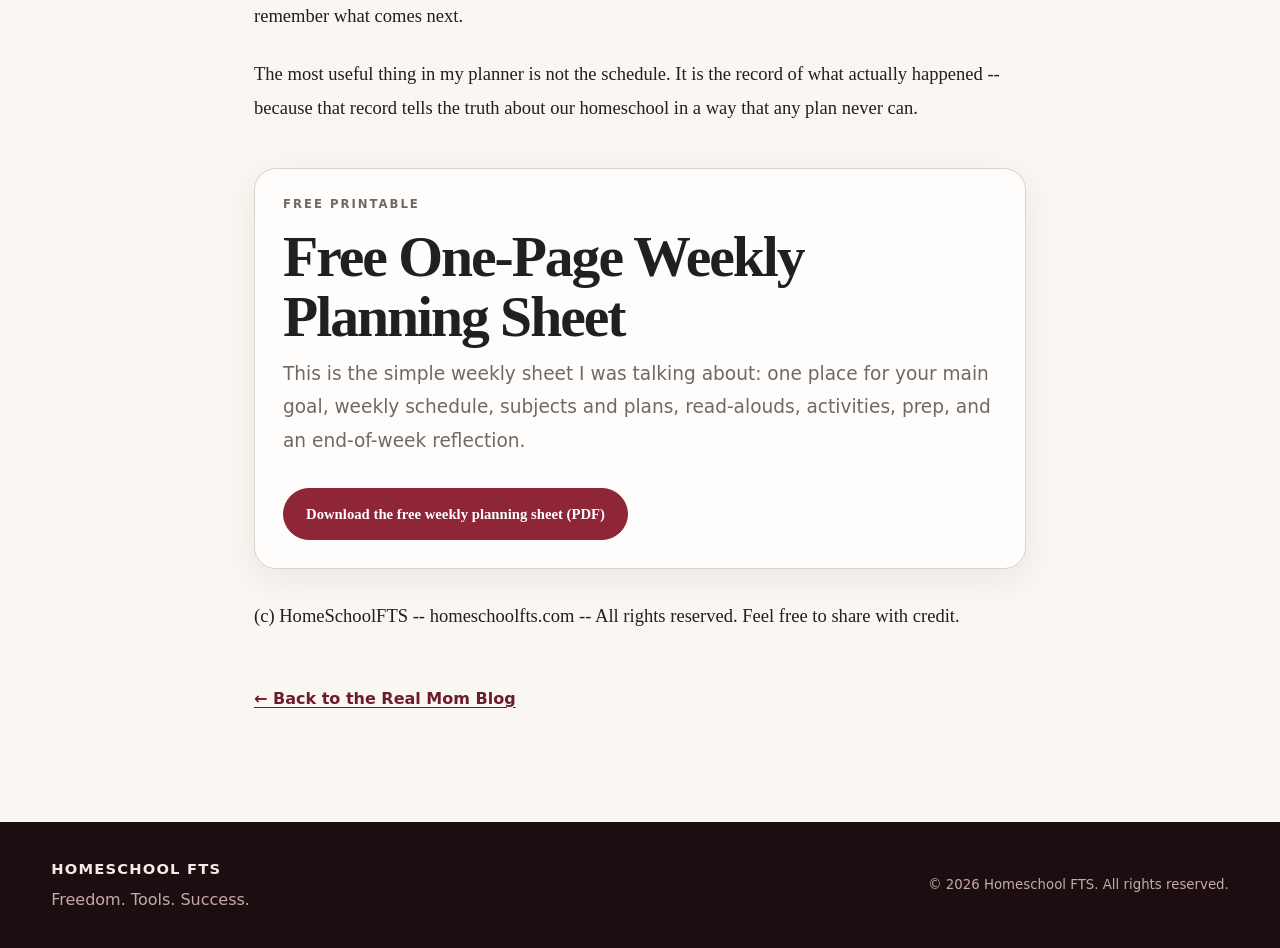
<file: blog/what-i-actually-write-in-my-homeschool-planner.html>
<!doctype html>
<html lang="en">
<head>
  <meta charset="utf-8">
  <meta name="viewport" content="width=device-width, initial-scale=1">
  <meta name="description" content="A real look inside the planner of a working homeschool parent.">
  <link rel="canonical" href="https://homeschoolfts.com/blog/what-i-actually-write-in-my-homeschool-planner.html">
  <meta name="theme-color" content="#152b26">
  <meta property="og:site_name" content="Homeschool FTS">
  <meta property="og:title" content="What I Actually Write in My Homeschool Planner | Homeschool FTS">
  <meta property="og:description" content="A real look inside the planner of a working homeschool parent.">
  <meta property="og:type" content="article">
  <meta property="og:url" content="https://homeschoolfts.com/blog/what-i-actually-write-in-my-homeschool-planner.html">
  <meta property="og:image" content="https://homeschoolfts.com/assets/images/og-image.jpg">
  <meta name="twitter:card" content="summary_large_image">
  <link rel="icon" href="/favicon.svg" type="image/svg+xml">
  <link rel="stylesheet" href="/assets/css/style.css">
  <title>What I Actually Write in My Homeschool Planner | Homeschool FTS</title>
  <style>
    .post-wrap{max-width:820px;padding:78px 24px 110px}.post-kicker{margin-bottom:12px}.post-wrap h1{font-size:clamp(2.6rem,7vw,5.4rem);line-height:.98;margin-bottom:18px}.post-meta{font-size:.82rem;font-weight:800;letter-spacing:.08em;text-transform:uppercase;color:var(--burgundy);margin-bottom:38px}.post-body{font:400 1.16rem/1.8 Georgia,"Times New Roman",serif;color:var(--ink)}.post-body p{margin:0 0 1.35em}.post-body .pull{font-size:1.55rem;line-height:1.45;font-style:italic;border-left:4px solid var(--burgundy);padding-left:22px;margin:34px 0}.planner-freebie{margin:44px 0 30px;padding:28px;background:var(--surface);border:1px solid var(--line);border-radius:22px;box-shadow:0 10px 35px rgba(32,32,32,.07)}.planner-freebie h2{margin:6px 0 10px}.planner-freebie p{font-family:Inter,ui-sans-serif,system-ui,-apple-system,BlinkMacSystemFont,"Segoe UI",sans-serif;color:var(--muted)}.planner-freebie .button{margin-top:6px}.back-link{display:inline-block;margin-top:28px;font-weight:800}
  </style>
  <script defer src="/assets/js/analytics.js"></script>\n</head>
<body>
  <a class="skip-link" href="#content">Skip to content</a>
  <header class="site-header">
    <nav class="container site-nav" aria-label="Main navigation">
      <a class="brand" href="/" aria-label="Homeschool FTS home"><span class="brand-name">Homeschool <b>FTS</b></span><span class="brand-tagline">Freedom. Tools. Success.</span></a>
      <div class="nav-list"><a href="/">Home</a><a href="/blog/">Real Mom Blog</a><a href="/shop.html">Shop</a><a href="/about.html">Meet Bria</a></div>
    </nav>
  </header>
  <main id="content">
    <article class="post-wrap container">
      <p class="eyebrow post-kicker">REAL MOM BLOG</p>
      <h1>What I Actually Write in My Homeschool Planner</h1>
      <p class="post-meta">September 17, 2026 · Mom Life</p>
      <div class="post-body">
        <p>HomeSchoolFTS -- homeschoolfts.com</p>
        <p>A real look inside the planner of a working homeschool parent.</p>
        <p>I have seen homeschool planners on Pinterest. They are beautiful -- color-coded, hand-lettered, with stickers and washi tape and intricate weekly spreads that look like they took an hour to fill out.</p>
        <p>My planner does not look like that.</p>
        <p>For years I thought it should. I bought the beautiful planners, sat down with my fine-tip pens, and tried to fill them out the way the Instagram accounts showed me. I would spend a Sunday afternoon on it and feel productive. Then Monday would arrive and my carefully planned schedule would collapse by 10am, and the beautiful planner would make me feel guilty instead of organized.</p>
        <p>Now I use a spiral notebook. Here is exactly what I write in it.</p>
        <h2>What Goes on the Weekly Spread</h2>
        <h3>The Three Goals</h3>
        <p>At the top of every week, I write three goals. Not ten. Not a full list. Three.</p>
        <p>These are the non-negotiable things I want to accomplish this week in our homeschool. Not "finish chapter 4 in the math book" -- more like "make sure we do not skip writing two days in a row again" or "get through the next two history lessons" or "do the science experiment we have been putting off."</p>
        <p>If those three things happen, the week was a success. Everything else is a bonus.</p>
        <h3>Where We Are</h3>
        <p>Below the goals, I write one line per subject with just enough context to remember where we are:</p>
        <ul>
        <li>Math: halfway through multiplication unit. He is getting it.</li>
        <li>Reading: finished Charlotte's Web. She wants to read another EB White.</li>
        <li>History: starting the Civil War chapter this week.</li>
        <li>Science: need to do the plant experiment we set up last week.</li>
        <li>Writing: she owes me one rough draft from last week.</li>
        </ul>
        <p>This is not a plan. It is a status update for my own brain. It takes about five minutes.</p>
        <h3>The Schedule Reality</h3>
        <p>I write down any appointments, activities, or commitments that will affect our school time: co-op on Tuesday, dentist on Thursday afternoon, visiting grandparent on Wednesday. These are the fixed points around which everything else flows.</p>
        <p>I do not write a schedule. I write constraints.</p>
        <h2>What Goes on the Daily Page</h2>
        <p>Most days I write nothing in advance. At the start of the school day, I open to a blank page and jot down:</p>
        <ol>
        <li>Today's most important lesson or task</li>
        <li>Any materials I need to remember to get out</li>
        <li>A note if anyone has something going on emotionally that I need to be aware of ("she woke up anxious" or "he had a rough night")</li>
        </ol>
        <p>At the end of the day, I write a quick record:</p>
        <ul>
        <li>What we actually did (not what I planned -- what actually happened)</li>
        <li>Anything worth noting about how it went</li>
        <li>Anything that needs to carry over to tomorrow</li>
        </ul>
        <p>This end-of-day record is the most valuable part of my whole planning system. It takes three minutes and becomes my paper trail. When I look back at a month of entries, I can see patterns: what subjects we keep skipping, which kids are thriving and which are struggling, what formats are working.</p>
        <h2>What I Never Write Anymore</h2>
        <p>Timed blocks. Lesson X from 9:00 to 9:45. Never again. The moment something goes over time, everything feels late, and I spend the rest of the day trying to catch up on paper instead of teaching.</p>
        <p>Long to-do lists. If I write twelve things I want to accomplish in a day, we will do five and I will feel like I failed. I pick three important things and call that a good day.</p>
        <p>Assignments I am not sure we will actually do. I used to write optimistic lesson plans full of extension activities and extra reading and projects I hoped we would get to. Now I plan the minimum and let the good days surprise me.</p>
        <h2>The Real Purpose of the Planner</h2>
        <p>My planner is not for showing anyone else. It is not a record for a school board or an accountability partner. It is a tool for my own brain.</p>
        <p>It holds what I cannot keep in my head: where we are, what matters most, what we cannot forget. It releases the mental load so I can be present with my kids during school instead of anxiously trying to remember what comes next.</p>
        <p>The most useful thing in my planner is not the schedule. It is the record of what actually happened -- because that record tells the truth about our homeschool in a way that any plan never can.</p>

        <section class="planner-freebie" aria-labelledby="free-planner-title">
          <p class="eyebrow">FREE PRINTABLE</p>
          <h2 id="free-planner-title">Free One-Page Weekly Planning Sheet</h2>
          <p>This is the simple weekly sheet I was talking about: one place for your main goal, weekly schedule, subjects and plans, read-alouds, activities, prep, and an end-of-week reflection.</p>
          <a class="button" href="/assets/downloads/free-one-page-weekly-planning-sheet.pdf" download>Download the free weekly planning sheet (PDF)</a>
        </section>

        <p>(c) HomeSchoolFTS -- homeschoolfts.com -- All rights reserved. Feel free to share with credit.</p>
      </div>
      <a class="back-link" href="/blog/">← Back to the Real Mom Blog</a>
    </article>
  </main>
  <footer class="footer"><div class="container footer-inner"><div><strong>HOMESCHOOL FTS</strong><span>Freedom. Tools. Success.</span></div><small>© 2026 Homeschool FTS. All rights reserved.</small></div></footer>
</body>
</html>
</file>
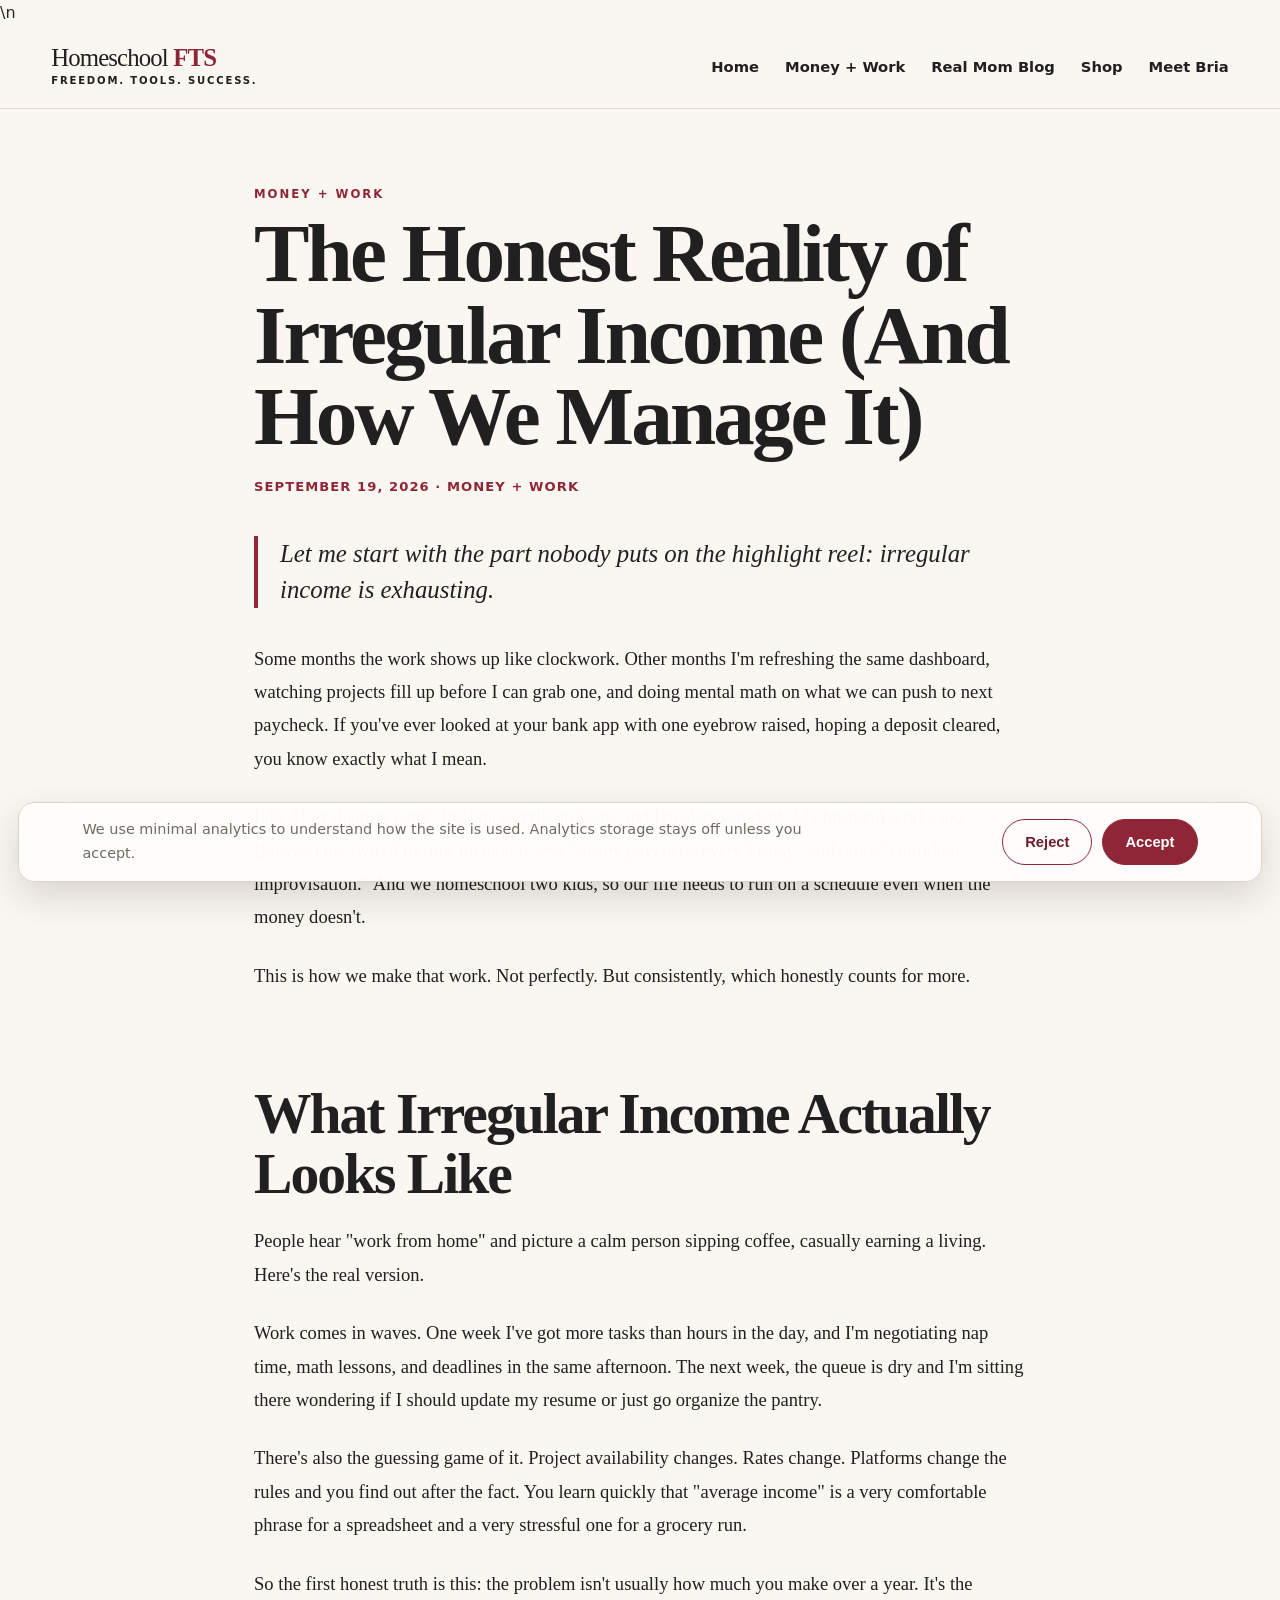
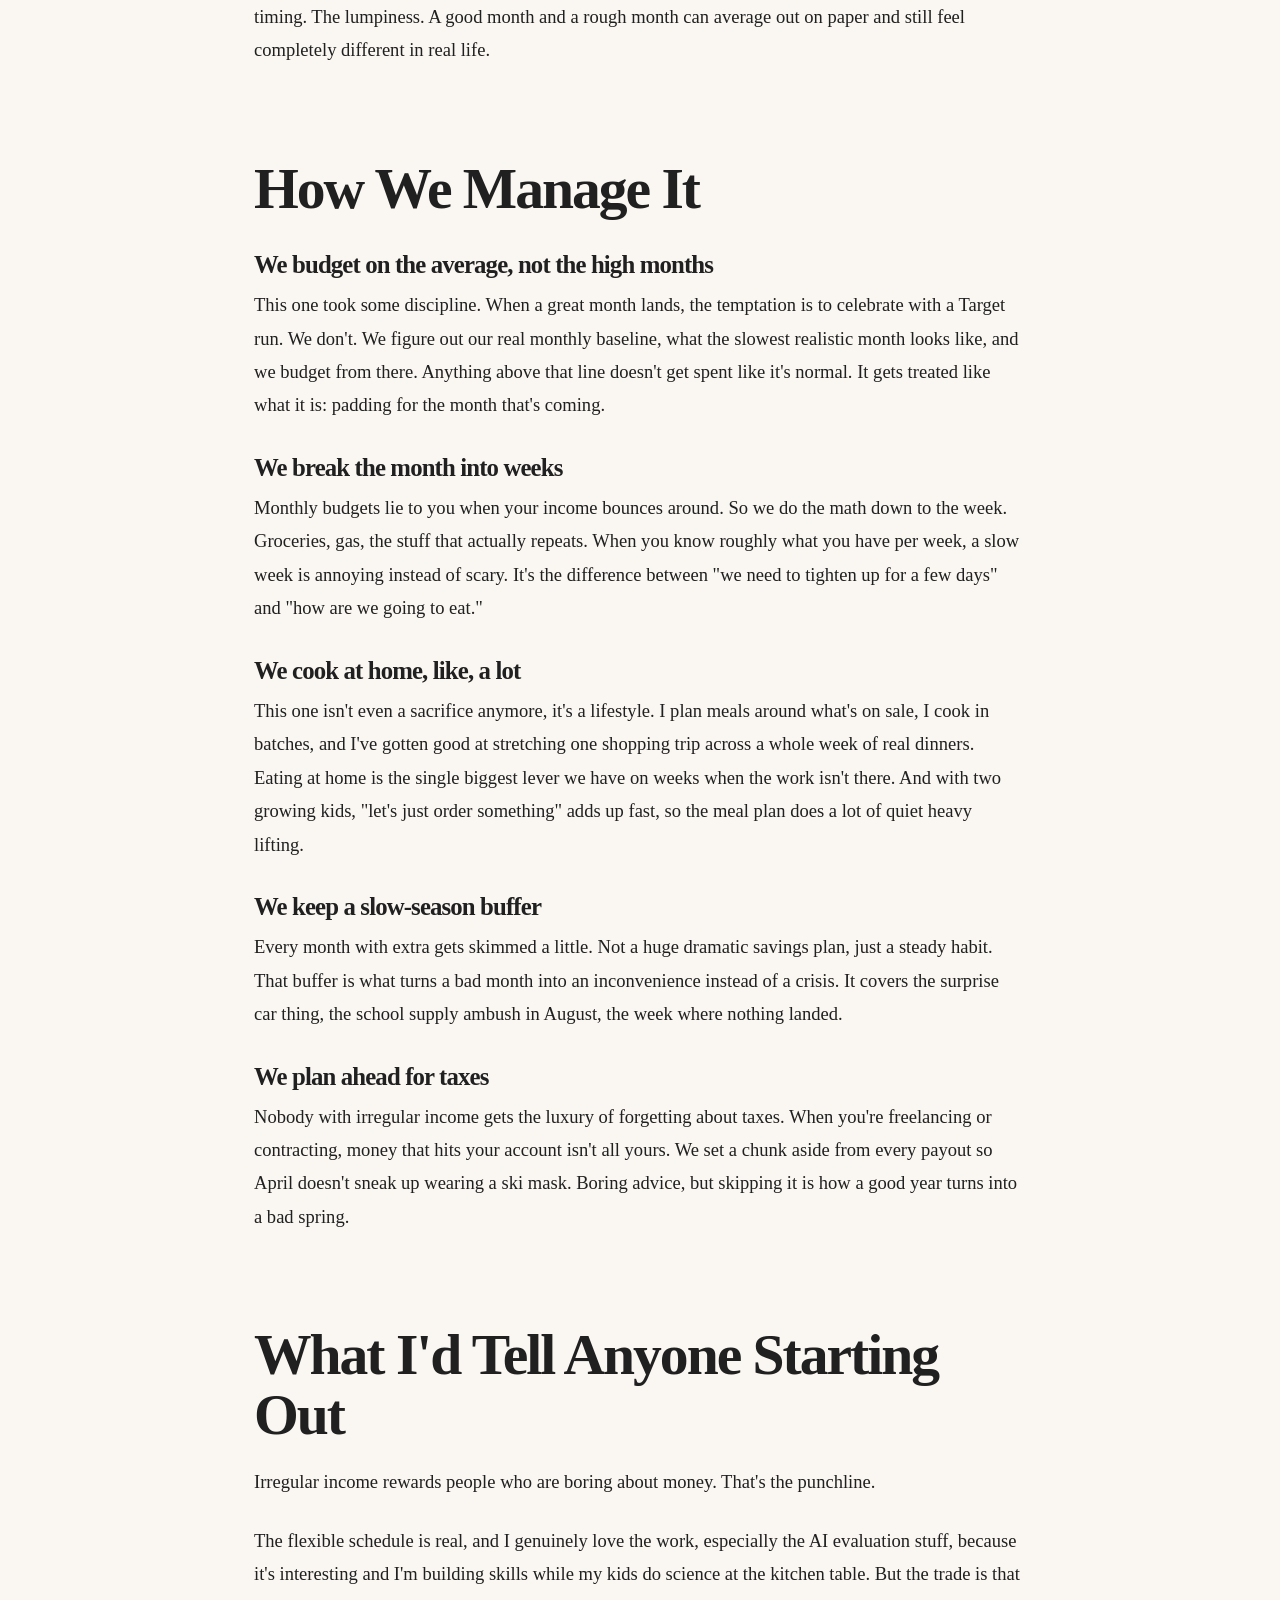
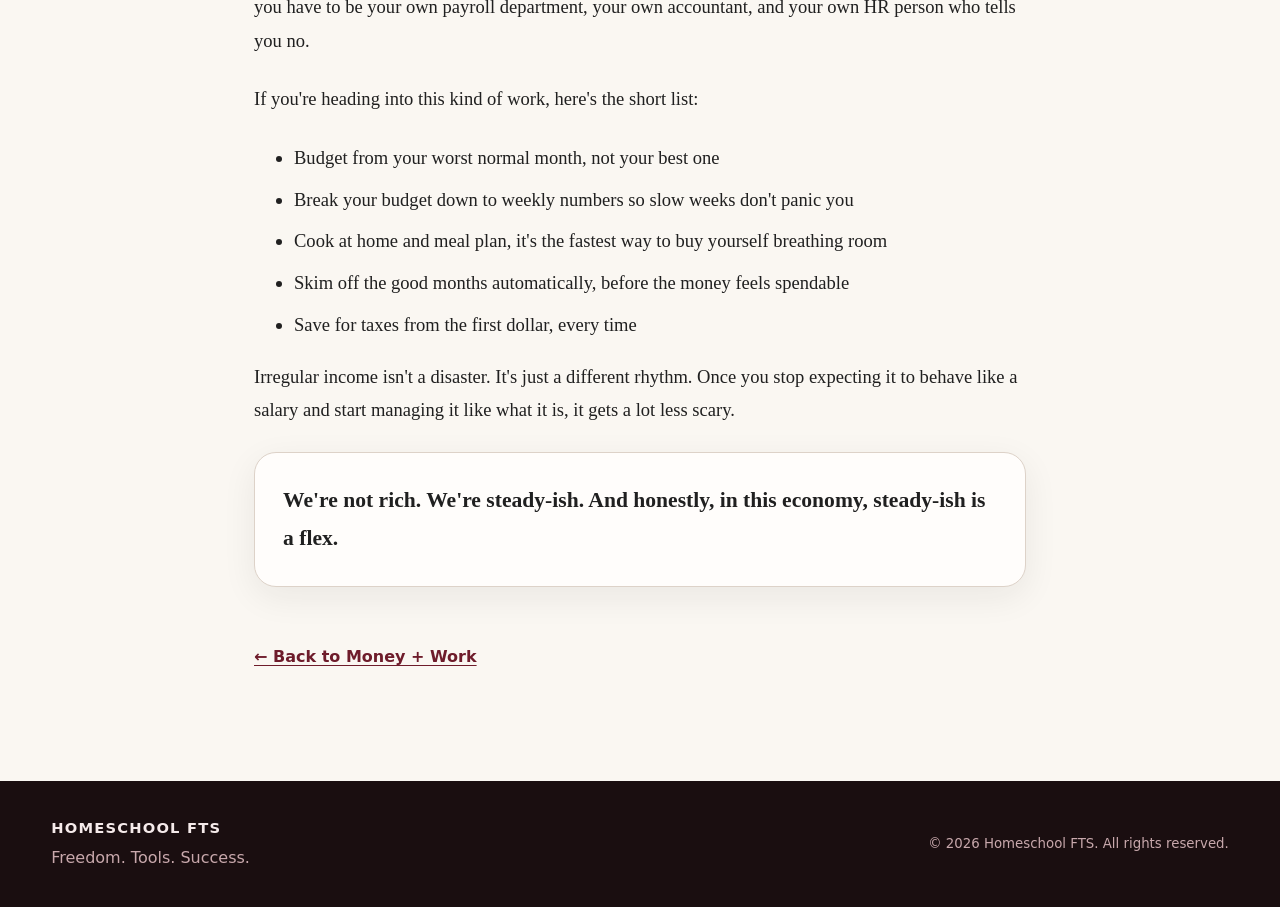
<file: money-work/the-honest-reality-of-irregular-income.html>
<!doctype html>
<html lang="en">
<head>
  <meta charset="utf-8">
  <meta name="viewport" content="width=device-width, initial-scale=1">
  <meta name="description" content="An honest look at irregular income, flexible work, weekly budgeting, slow-season savings, meal planning, and preparing for taxes.">
  <link rel="canonical" href="https://homeschoolfts.com/money-work/the-honest-reality-of-irregular-income.html">
  <meta name="theme-color" content="#152b26">
  <meta property="og:site_name" content="Homeschool FTS">
  <meta property="og:title" content="The Honest Reality of Irregular Income (And How We Manage It) | Homeschool FTS">
  <meta property="og:description" content="What irregular income actually feels like, how we budget through uneven months, and why steady-ish still counts.">
  <meta property="og:type" content="article">
  <meta property="og:url" content="https://homeschoolfts.com/money-work/the-honest-reality-of-irregular-income.html">
  <meta property="og:image" content="https://homeschoolfts.com/assets/images/og-image.jpg">
  <meta name="twitter:card" content="summary_large_image">
  <link rel="icon" href="/favicon.svg" type="image/svg+xml">
  <link rel="stylesheet" href="/assets/css/style.css">
  <title>The Honest Reality of Irregular Income (And How We Manage It) | Homeschool FTS</title>
  <style>
    .post-wrap{max-width:820px;padding:78px 24px 110px}.post-kicker{margin-bottom:12px}.post-wrap h1{font-size:clamp(2.6rem,7vw,5.2rem);line-height:.98;margin-bottom:18px}.post-meta{font-size:.82rem;font-weight:800;letter-spacing:.08em;text-transform:uppercase;color:var(--burgundy);margin-bottom:38px}.post-body{font:400 1.16rem/1.8 Georgia,"Times New Roman",serif;color:var(--ink)}.post-body p{margin:0 0 1.35em}.post-body h2{margin-top:1.6em}.post-body h3{margin-top:1.35em}.post-body li{margin:.45em 0}.post-body .pull{font-size:1.55rem;line-height:1.45;font-style:italic;border-left:4px solid var(--burgundy);padding-left:22px;margin:34px 0}.closing-note{margin:40px 0 20px;padding:28px;background:var(--surface);border:1px solid var(--line);border-radius:22px;box-shadow:0 10px 35px rgba(32,32,32,.07);font-size:1.35rem;font-weight:700}.back-link{display:inline-block;margin-top:28px;font-weight:800}
  </style>
  <script defer src="/assets/js/analytics.js"></script>\n</head>
<body>
  <a class="skip-link" href="#content">Skip to content</a>
  <header class="site-header">
    <nav class="container site-nav" aria-label="Main navigation">
      <a class="brand" href="/" aria-label="Homeschool FTS home"><span class="brand-name">Homeschool <b>FTS</b></span><span class="brand-tagline">Freedom. Tools. Success.</span></a>
      <div class="nav-list"><a href="/">Home</a><a href="/#money">Money + Work</a><a href="/blog/">Real Mom Blog</a><a href="/shop.html">Shop</a><a href="/about.html">Meet Bria</a></div>
    </nav>
  </header>
  <main id="content">
    <article class="post-wrap container">
      <p class="eyebrow post-kicker">MONEY + WORK</p>
      <h1>The Honest Reality of Irregular Income (And How We Manage It)</h1>
      <p class="post-meta">September 19, 2026 · Money + Work</p>
      <div class="post-body">
        <p class="pull">Let me start with the part nobody puts on the highlight reel: irregular income is exhausting.</p>

        <p>Some months the work shows up like clockwork. Other months I'm refreshing the same dashboard, watching projects fill up before I can grab one, and doing mental math on what we can push to next paycheck. If you've ever looked at your bank app with one eyebrow raised, hoping a deposit cleared, you know exactly what I mean.</p>

        <p>I do AI evaluation work, freelance-style projects, and I'm also a student. My husband works too. Between the two of us, our income is less "steady paycheck every Friday" and more "confident improvisation." And we homeschool two kids, so our life needs to run on a schedule even when the money doesn't.</p>

        <p>This is how we make that work. Not perfectly. But consistently, which honestly counts for more.</p>

        <h2>What Irregular Income Actually Looks Like</h2>
        <p>People hear "work from home" and picture a calm person sipping coffee, casually earning a living. Here's the real version.</p>

        <p>Work comes in waves. One week I've got more tasks than hours in the day, and I'm negotiating nap time, math lessons, and deadlines in the same afternoon. The next week, the queue is dry and I'm sitting there wondering if I should update my resume or just go organize the pantry.</p>

        <p>There's also the guessing game of it. Project availability changes. Rates change. Platforms change the rules and you find out after the fact. You learn quickly that "average income" is a very comfortable phrase for a spreadsheet and a very stressful one for a grocery run.</p>

        <p>So the first honest truth is this: the problem isn't usually how much you make over a year. It's the timing. The lumpiness. A good month and a rough month can average out on paper and still feel completely different in real life.</p>

        <h2>How We Manage It</h2>

        <h3>We budget on the average, not the high months</h3>
        <p>This one took some discipline. When a great month lands, the temptation is to celebrate with a Target run. We don't. We figure out our real monthly baseline, what the slowest realistic month looks like, and we budget from there. Anything above that line doesn't get spent like it's normal. It gets treated like what it is: padding for the month that's coming.</p>

        <h3>We break the month into weeks</h3>
        <p>Monthly budgets lie to you when your income bounces around. So we do the math down to the week. Groceries, gas, the stuff that actually repeats. When you know roughly what you have per week, a slow week is annoying instead of scary. It's the difference between "we need to tighten up for a few days" and "how are we going to eat."</p>

        <h3>We cook at home, like, a lot</h3>
        <p>This one isn't even a sacrifice anymore, it's a lifestyle. I plan meals around what's on sale, I cook in batches, and I've gotten good at stretching one shopping trip across a whole week of real dinners. Eating at home is the single biggest lever we have on weeks when the work isn't there. And with two growing kids, "let's just order something" adds up fast, so the meal plan does a lot of quiet heavy lifting.</p>

        <h3>We keep a slow-season buffer</h3>
        <p>Every month with extra gets skimmed a little. Not a huge dramatic savings plan, just a steady habit. That buffer is what turns a bad month into an inconvenience instead of a crisis. It covers the surprise car thing, the school supply ambush in August, the week where nothing landed.</p>

        <h3>We plan ahead for taxes</h3>
        <p>Nobody with irregular income gets the luxury of forgetting about taxes. When you're freelancing or contracting, money that hits your account isn't all yours. We set a chunk aside from every payout so April doesn't sneak up wearing a ski mask. Boring advice, but skipping it is how a good year turns into a bad spring.</p>

        <h2>What I'd Tell Anyone Starting Out</h2>
        <p>Irregular income rewards people who are boring about money. That's the punchline.</p>

        <p>The flexible schedule is real, and I genuinely love the work, especially the AI evaluation stuff, because it's interesting and I'm building skills while my kids do science at the kitchen table. But the trade is that you have to be your own payroll department, your own accountant, and your own HR person who tells you no.</p>

        <p>If you're heading into this kind of work, here's the short list:</p>
        <ul>
          <li>Budget from your worst normal month, not your best one</li>
          <li>Break your budget down to weekly numbers so slow weeks don't panic you</li>
          <li>Cook at home and meal plan, it's the fastest way to buy yourself breathing room</li>
          <li>Skim off the good months automatically, before the money feels spendable</li>
          <li>Save for taxes from the first dollar, every time</li>
        </ul>

        <p>Irregular income isn't a disaster. It's just a different rhythm. Once you stop expecting it to behave like a salary and start managing it like what it is, it gets a lot less scary.</p>

        <p class="closing-note">We're not rich. We're steady-ish. And honestly, in this economy, steady-ish is a flex.</p>
      </div>
      <a class="back-link" href="/#money">← Back to Money + Work</a>
    </article>
  </main>
  <footer class="footer"><div class="container footer-inner"><div><strong>HOMESCHOOL FTS</strong><span>Freedom. Tools. Success.</span></div><small>© 2026 Homeschool FTS. All rights reserved.</small></div></footer>
</body>
</html>
</file>
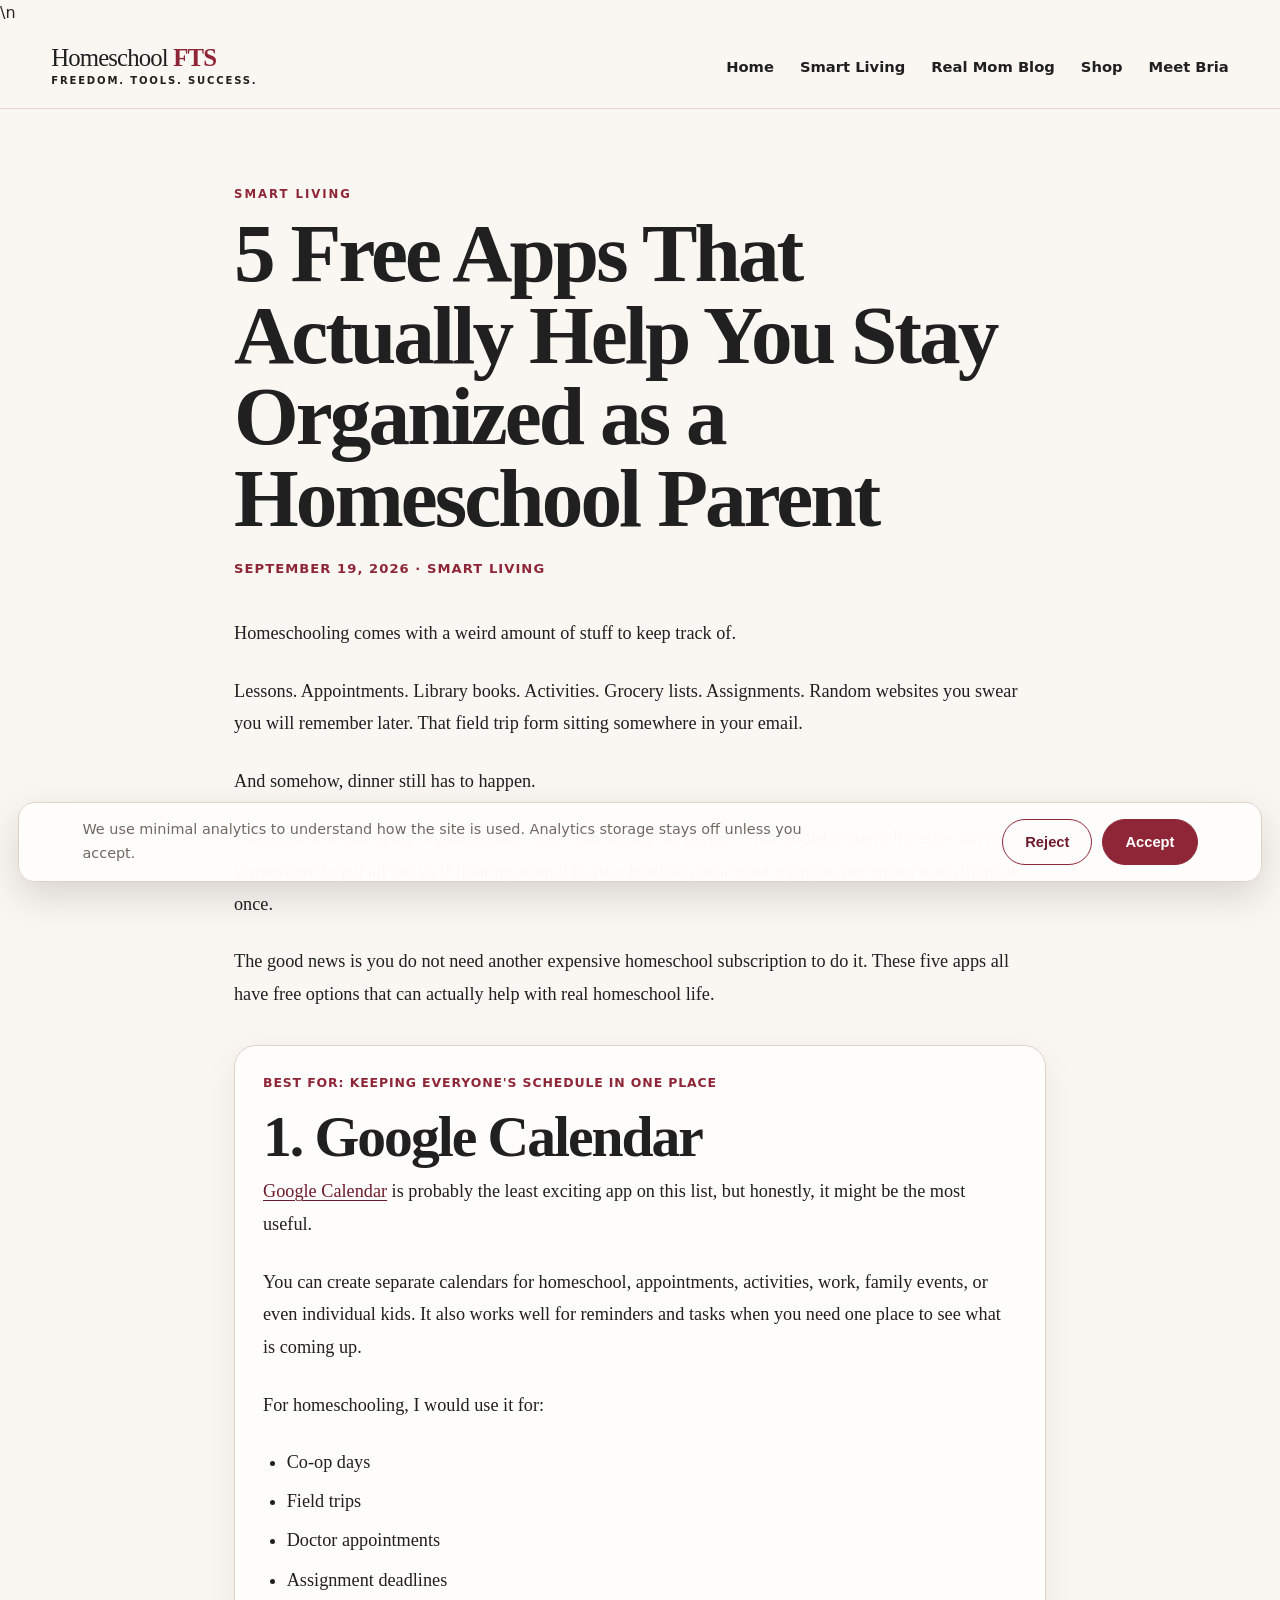
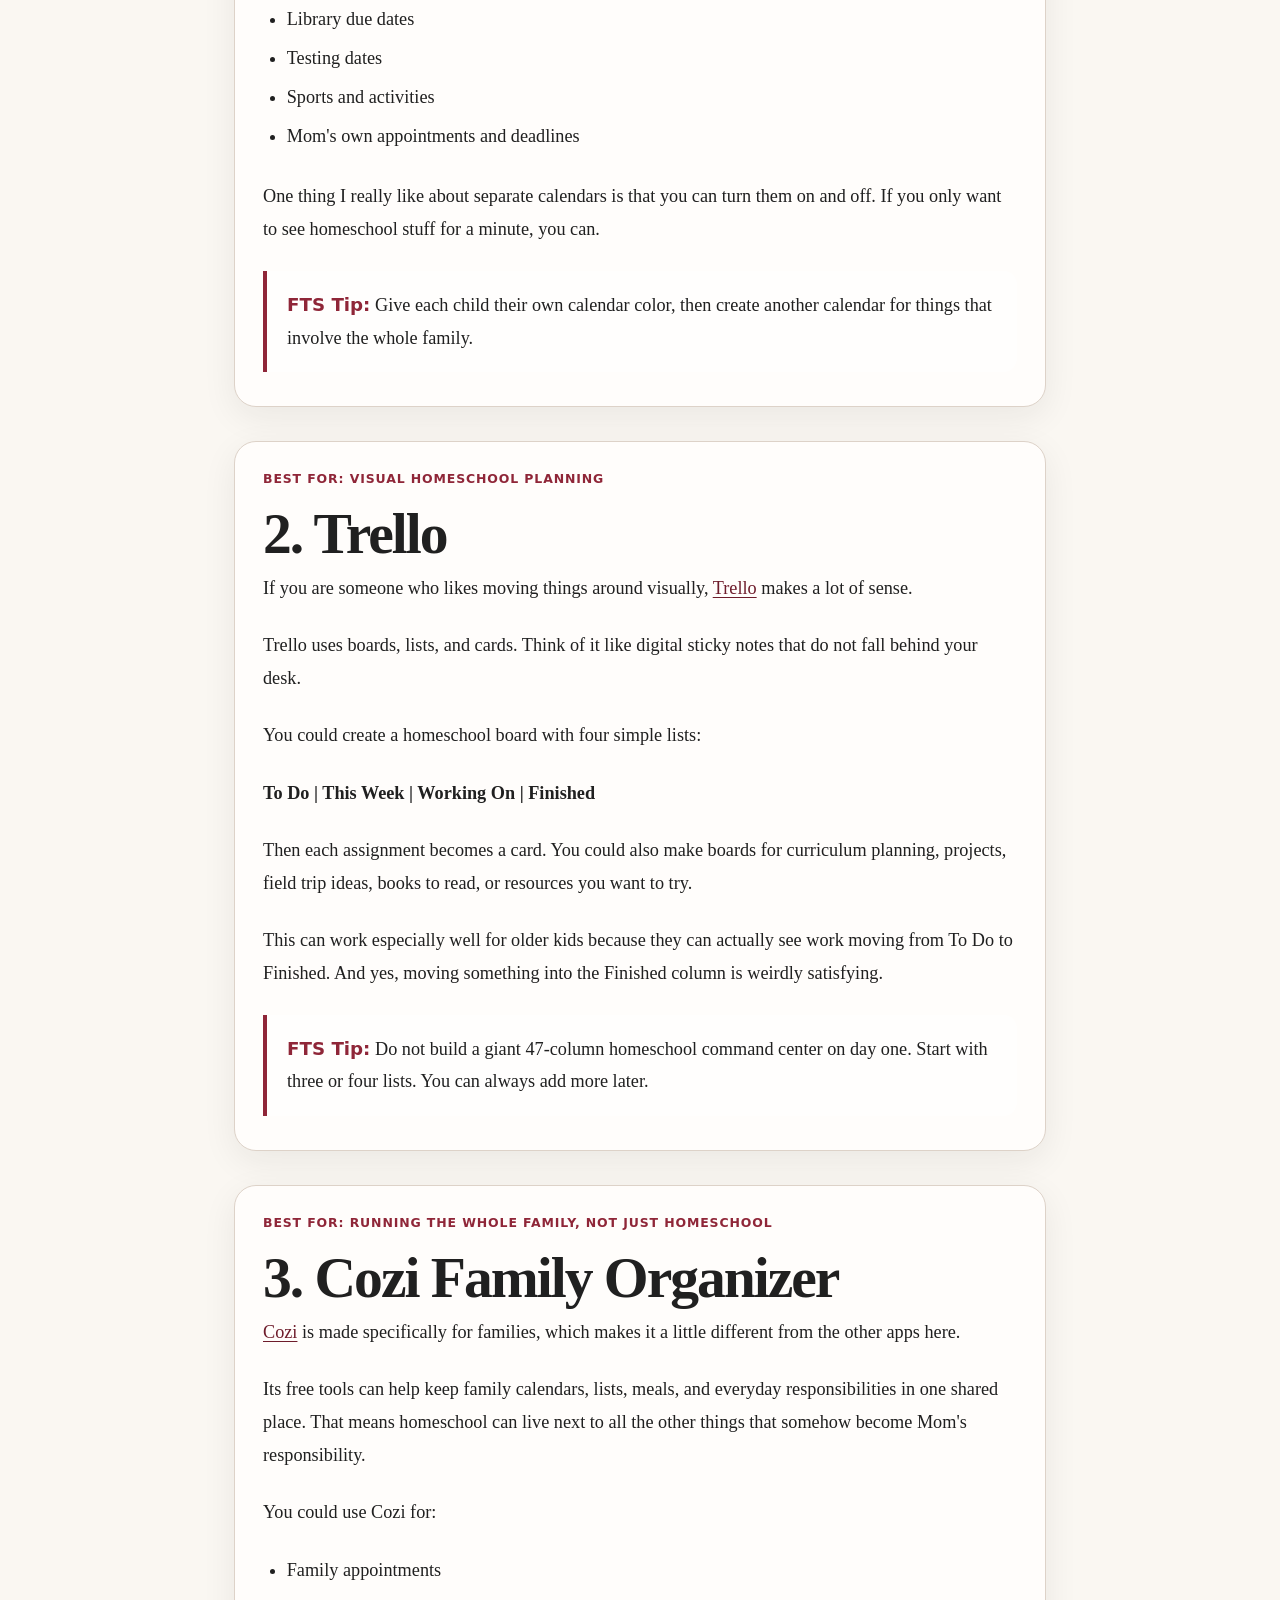
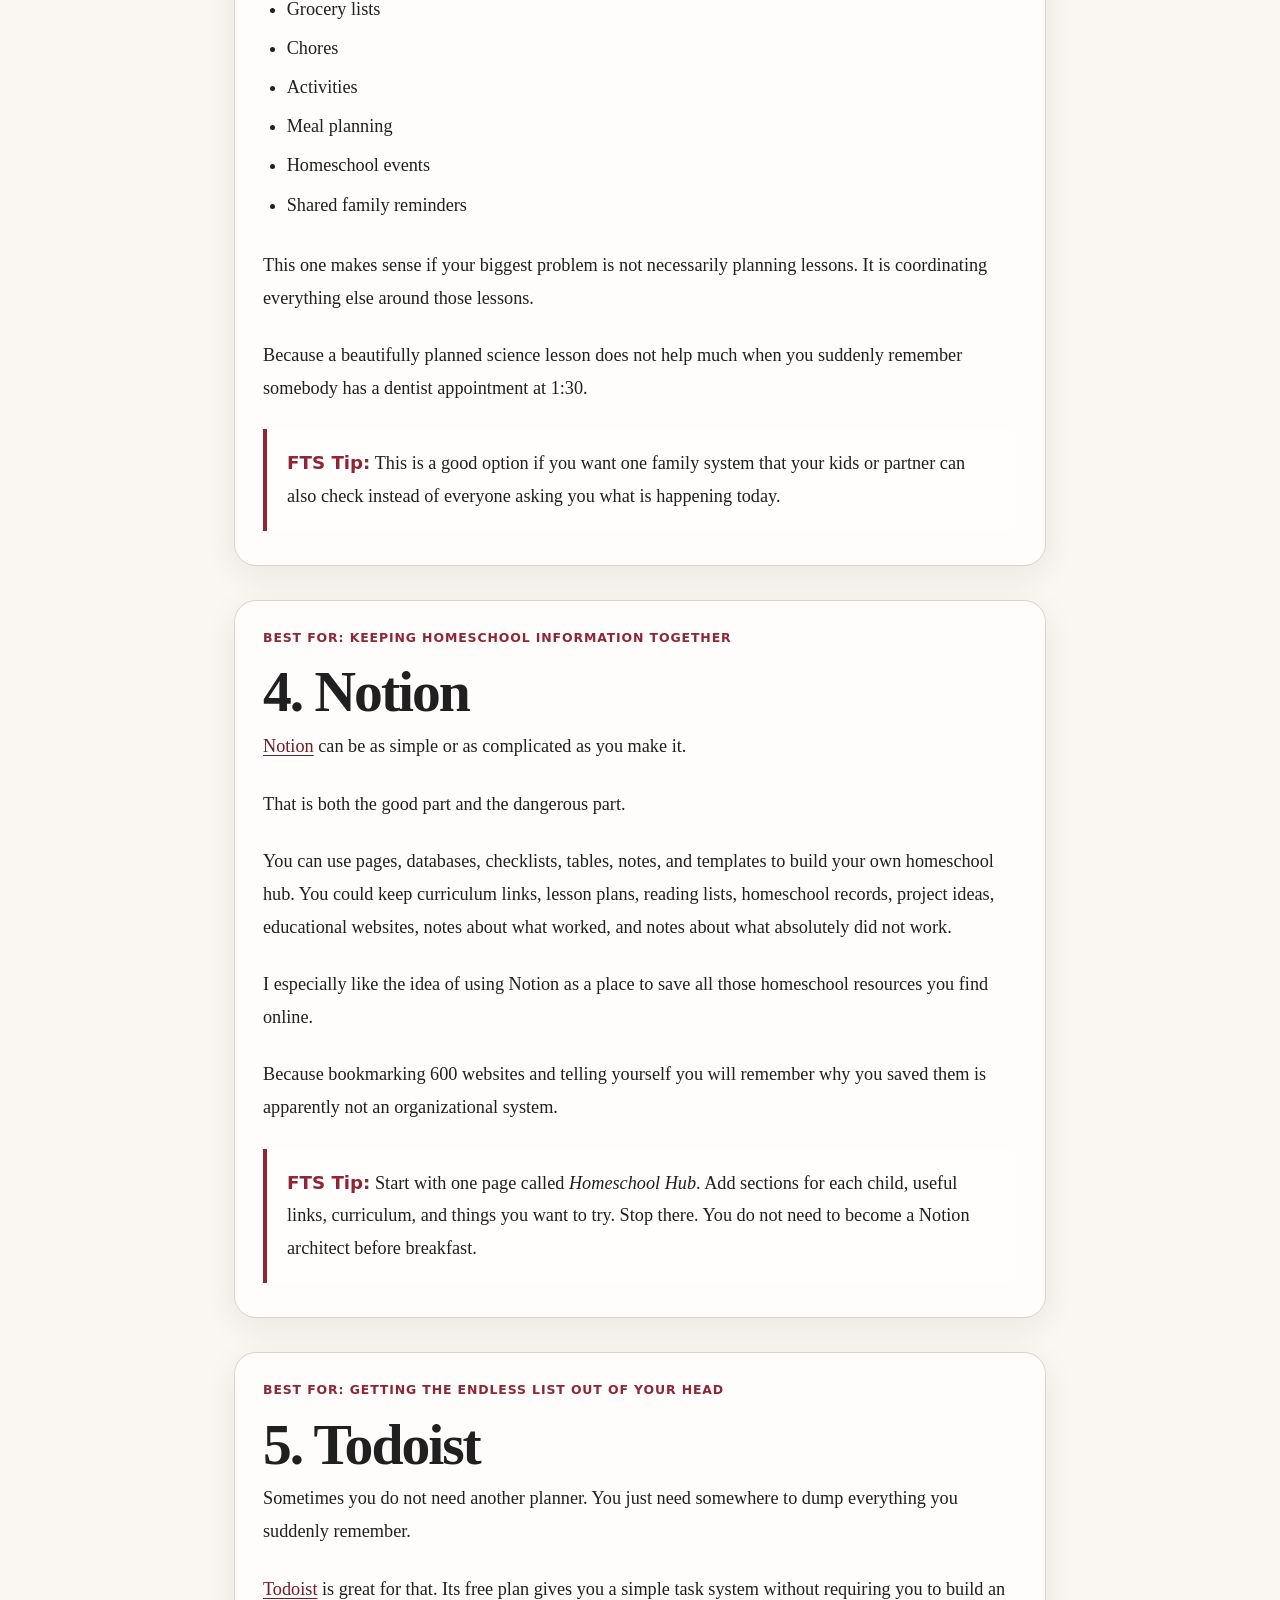
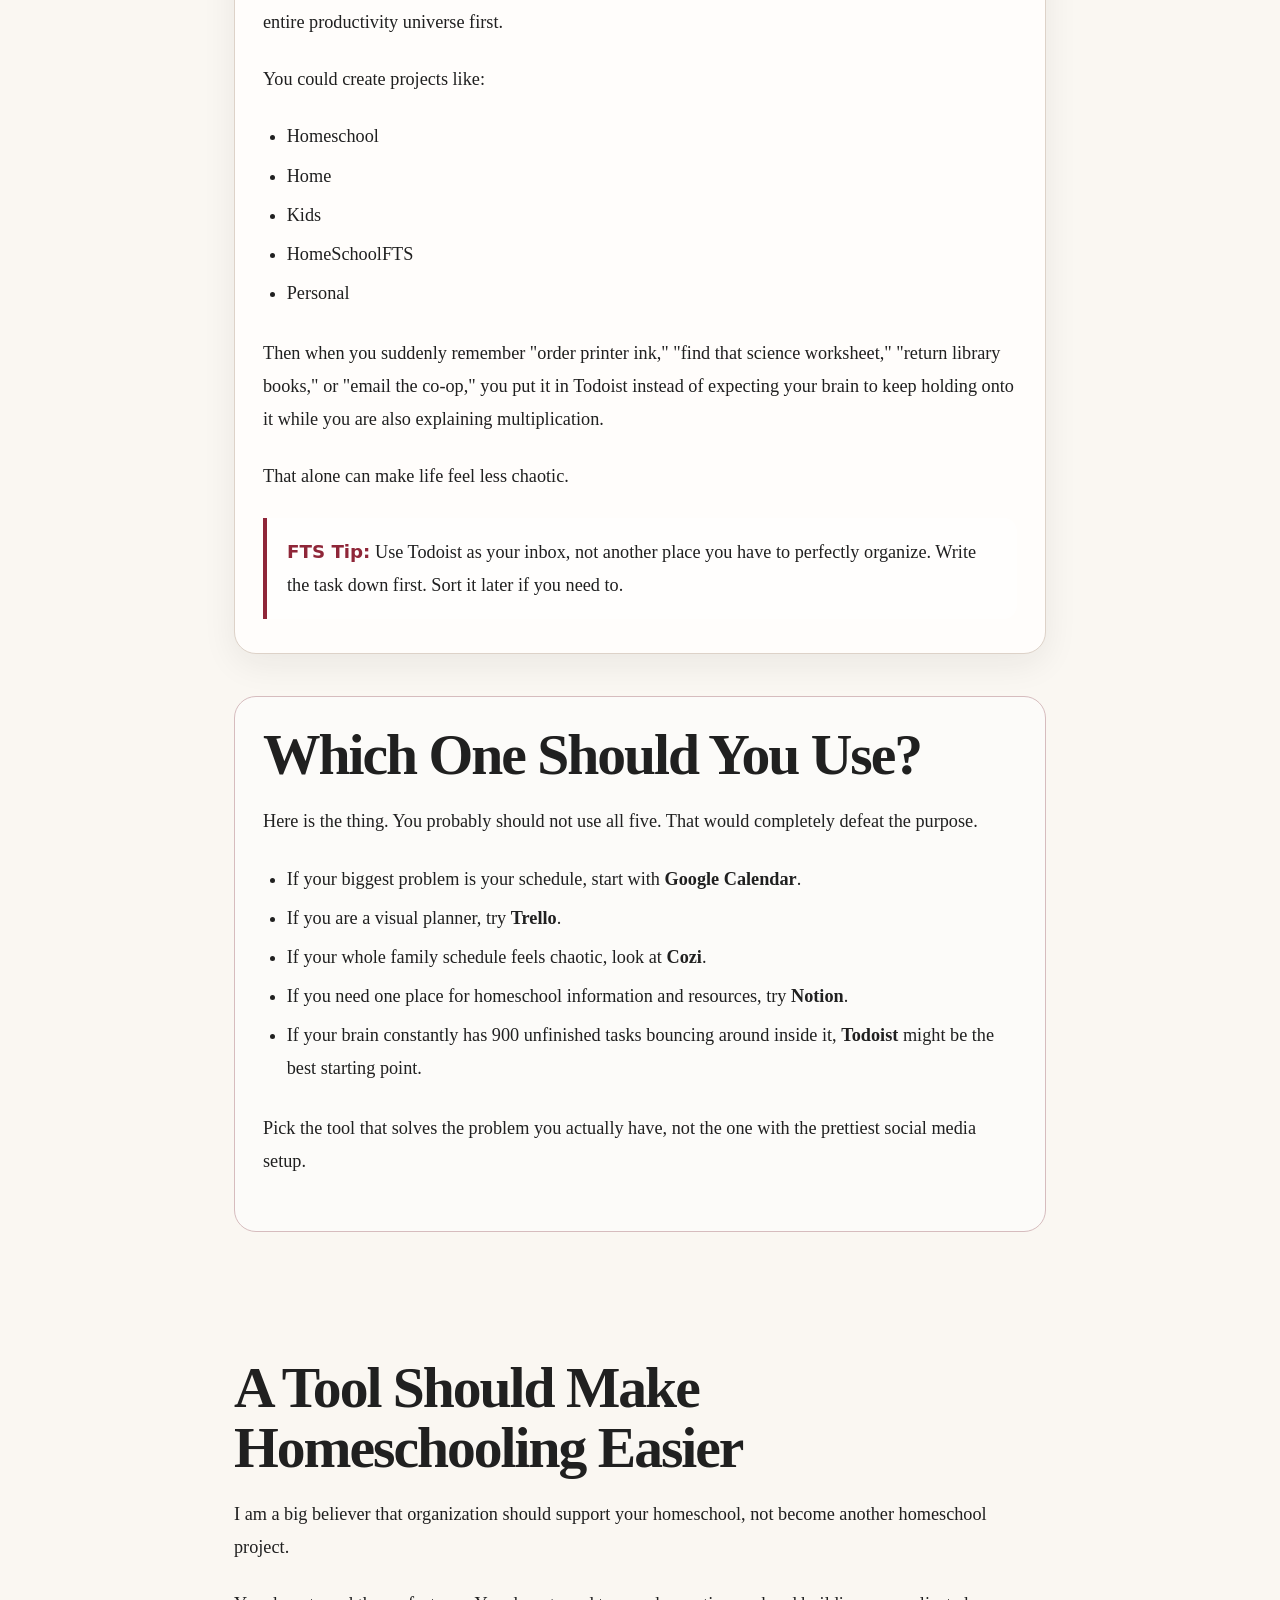
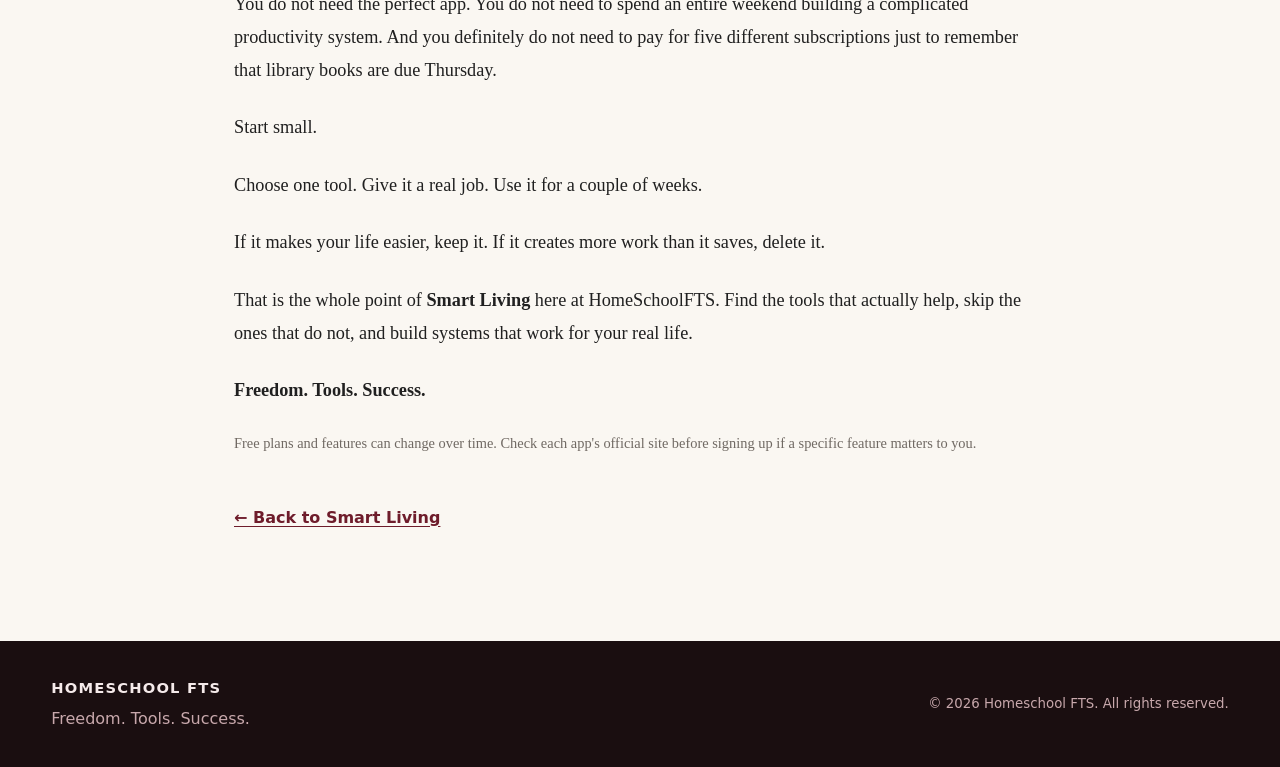
<file: smart-living/5-free-apps-homeschool-parents-organized.html>
<!doctype html>
<html lang="en">
<head>
  <meta charset="utf-8">
  <meta name="viewport" content="width=device-width, initial-scale=1">
  <meta name="description" content="Five genuinely useful free apps that can help homeschool parents manage schedules, tasks, family life, resources, and the mental load without adding another expensive subscription.">
  <link rel="canonical" href="https://homeschoolfts.com/smart-living/5-free-apps-homeschool-parents-organized.html">
  <meta name="theme-color" content="#152b26">

  <meta property="og:site_name" content="Homeschool FTS">
  <meta property="og:title" content="5 Free Apps That Actually Help You Stay Organized as a Homeschool Parent | Homeschool FTS">
  <meta property="og:description" content="Five free apps that can actually make homeschool scheduling, planning, family organization, and task management easier.">
  <meta property="og:type" content="article">
  <meta property="og:url" content="https://homeschoolfts.com/smart-living/5-free-apps-homeschool-parents-organized.html">
  <meta property="og:image" content="https://homeschoolfts.com/assets/images/og-image.jpg">

  <meta name="twitter:card" content="summary_large_image">
  <meta name="twitter:title" content="5 Free Apps That Actually Help Homeschool Parents Stay Organized">
  <meta name="twitter:description" content="Practical free tools for homeschool schedules, tasks, family life, and the mental load.">
  <meta name="twitter:image" content="https://homeschoolfts.com/assets/images/og-image.jpg">

  <link rel="icon" href="/favicon.svg" type="image/svg+xml">
  <link rel="stylesheet" href="/assets/css/style.css">
  <title>5 Free Apps That Actually Help You Stay Organized as a Homeschool Parent | Homeschool FTS</title>

  <style>
    .post-wrap{max-width:860px;padding:78px 24px 110px}
    .post-kicker{margin-bottom:12px}
    .post-wrap h1{font-size:clamp(2.6rem,7vw,5.2rem);line-height:.98;margin-bottom:18px}
    .post-meta{font-size:.82rem;font-weight:800;letter-spacing:.08em;text-transform:uppercase;color:var(--burgundy);margin-bottom:38px}
    .post-body{font:400 1.14rem/1.8 Georgia,"Times New Roman",serif;color:var(--ink)}
    .post-body p{margin:0 0 1.35em}
    .post-body h2{margin-top:2.2em}
    .post-body ul{margin:0 0 1.5em;padding-left:1.3em}
    .post-body li{margin:.35em 0}
    .app-card{margin:34px 0;padding:28px;background:var(--surface);border:1px solid var(--line);border-radius:22px;box-shadow:0 10px 35px rgba(32,32,32,.07)}
    .app-card h2{margin:4px 0 8px}
    .app-card .best-for{font:800 .78rem/1.4 Inter,ui-sans-serif,system-ui,-apple-system,BlinkMacSystemFont,"Segoe UI",sans-serif;letter-spacing:.07em;text-transform:uppercase;color:var(--burgundy);margin-bottom:16px}
    .fts-tip{margin:22px 0 6px;padding:18px 20px;border-left:4px solid var(--burgundy);background:rgba(255,255,255,.55);border-radius:0 14px 14px 0}
    .fts-tip strong{font-family:Inter,ui-sans-serif,system-ui,-apple-system,BlinkMacSystemFont,"Segoe UI",sans-serif;color:var(--burgundy)}
    .quick-pick{margin:42px 0;padding:28px;background:rgba(255,255,255,.58);border:1px solid #d6bcbe;border-radius:22px}
    .quick-pick h2{margin-top:0}
    .back-link{display:inline-block;margin-top:28px;font-weight:800}
    .source-note{font-size:.9rem;color:var(--muted);margin-top:34px}
  </style>
  <script defer src="/assets/js/analytics.js"></script>\n</head>

<body>
  <a class="skip-link" href="#content">Skip to content</a>

  <header class="site-header">
    <nav class="container site-nav" aria-label="Main navigation">
      <a class="brand" href="/" aria-label="Homeschool FTS home">
        <span class="brand-name">Homeschool <b>FTS</b></span>
        <span class="brand-tagline">Freedom. Tools. Success.</span>
      </a>
      <div class="nav-list">
        <a href="/">Home</a>
        <a href="/#smart">Smart Living</a>
        <a href="/blog/">Real Mom Blog</a>
        <a href="/shop.html">Shop</a>
        <a href="/about.html">Meet Bria</a>
      </div>
    </nav>
  </header>

  <main id="content">
    <article class="post-wrap container">
      <p class="eyebrow post-kicker">SMART LIVING</p>
      <h1>5 Free Apps That Actually Help You Stay Organized as a Homeschool Parent</h1>
      <p class="post-meta">September 19, 2026 · Smart Living</p>

      <div class="post-body">
        <p>Homeschooling comes with a weird amount of stuff to keep track of.</p>

        <p>Lessons. Appointments. Library books. Activities. Grocery lists. Assignments. Random websites you swear you will remember later. That field trip form sitting somewhere in your email.</p>

        <p>And somehow, dinner still has to happen.</p>

        <p>I have learned that being organized does not mean having the perfect color-coded system. It means having somewhere to put all the stuff floating around in your head so you are not trying to remember everything at once.</p>

        <p>The good news is you do not need another expensive homeschool subscription to do it. These five apps all have free options that can actually help with real homeschool life.</p>

        <section class="app-card">
          <p class="best-for">Best for: Keeping everyone's schedule in one place</p>
          <h2>1. Google Calendar</h2>

          <p><a href="https://workspace.google.com/products/calendar/" rel="noopener noreferrer">Google Calendar</a> is probably the least exciting app on this list, but honestly, it might be the most useful.</p>

          <p>You can create separate calendars for homeschool, appointments, activities, work, family events, or even individual kids. It also works well for reminders and tasks when you need one place to see what is coming up.</p>

          <p>For homeschooling, I would use it for:</p>
          <ul>
            <li>Co-op days</li>
            <li>Field trips</li>
            <li>Doctor appointments</li>
            <li>Assignment deadlines</li>
            <li>Library due dates</li>
            <li>Testing dates</li>
            <li>Sports and activities</li>
            <li>Mom's own appointments and deadlines</li>
          </ul>

          <p>One thing I really like about separate calendars is that you can turn them on and off. If you only want to see homeschool stuff for a minute, you can.</p>

          <div class="fts-tip"><strong>FTS Tip:</strong> Give each child their own calendar color, then create another calendar for things that involve the whole family.</div>
        </section>

        <section class="app-card">
          <p class="best-for">Best for: Visual homeschool planning</p>
          <h2>2. Trello</h2>

          <p>If you are someone who likes moving things around visually, <a href="https://trello.com/pricing" rel="noopener noreferrer">Trello</a> makes a lot of sense.</p>

          <p>Trello uses boards, lists, and cards. Think of it like digital sticky notes that do not fall behind your desk.</p>

          <p>You could create a homeschool board with four simple lists:</p>
          <p><strong>To Do | This Week | Working On | Finished</strong></p>

          <p>Then each assignment becomes a card. You could also make boards for curriculum planning, projects, field trip ideas, books to read, or resources you want to try.</p>

          <p>This can work especially well for older kids because they can actually see work moving from To Do to Finished. And yes, moving something into the Finished column is weirdly satisfying.</p>

          <div class="fts-tip"><strong>FTS Tip:</strong> Do not build a giant 47-column homeschool command center on day one. Start with three or four lists. You can always add more later.</div>
        </section>

        <section class="app-card">
          <p class="best-for">Best for: Running the whole family, not just homeschool</p>
          <h2>3. Cozi Family Organizer</h2>

          <p><a href="https://www.cozi.com/" rel="noopener noreferrer">Cozi</a> is made specifically for families, which makes it a little different from the other apps here.</p>

          <p>Its free tools can help keep family calendars, lists, meals, and everyday responsibilities in one shared place. That means homeschool can live next to all the other things that somehow become Mom's responsibility.</p>

          <p>You could use Cozi for:</p>
          <ul>
            <li>Family appointments</li>
            <li>Grocery lists</li>
            <li>Chores</li>
            <li>Activities</li>
            <li>Meal planning</li>
            <li>Homeschool events</li>
            <li>Shared family reminders</li>
          </ul>

          <p>This one makes sense if your biggest problem is not necessarily planning lessons. It is coordinating everything else around those lessons.</p>

          <p>Because a beautifully planned science lesson does not help much when you suddenly remember somebody has a dentist appointment at 1:30.</p>

          <div class="fts-tip"><strong>FTS Tip:</strong> This is a good option if you want one family system that your kids or partner can also check instead of everyone asking you what is happening today.</div>
        </section>

        <section class="app-card">
          <p class="best-for">Best for: Keeping homeschool information together</p>
          <h2>4. Notion</h2>

          <p><a href="https://www.notion.com/pricing" rel="noopener noreferrer">Notion</a> can be as simple or as complicated as you make it.</p>

          <p>That is both the good part and the dangerous part.</p>

          <p>You can use pages, databases, checklists, tables, notes, and templates to build your own homeschool hub. You could keep curriculum links, lesson plans, reading lists, homeschool records, project ideas, educational websites, notes about what worked, and notes about what absolutely did not work.</p>

          <p>I especially like the idea of using Notion as a place to save all those homeschool resources you find online.</p>

          <p>Because bookmarking 600 websites and telling yourself you will remember why you saved them is apparently not an organizational system.</p>

          <div class="fts-tip"><strong>FTS Tip:</strong> Start with one page called <em>Homeschool Hub</em>. Add sections for each child, useful links, curriculum, and things you want to try. Stop there. You do not need to become a Notion architect before breakfast.</div>
        </section>

        <section class="app-card">
          <p class="best-for">Best for: Getting the endless list out of your head</p>
          <h2>5. Todoist</h2>

          <p>Sometimes you do not need another planner. You just need somewhere to dump everything you suddenly remember.</p>

          <p><a href="https://www.todoist.com/pricing" rel="noopener noreferrer">Todoist</a> is great for that. Its free plan gives you a simple task system without requiring you to build an entire productivity universe first.</p>

          <p>You could create projects like:</p>
          <ul>
            <li>Homeschool</li>
            <li>Home</li>
            <li>Kids</li>
            <li>HomeSchoolFTS</li>
            <li>Personal</li>
          </ul>

          <p>Then when you suddenly remember "order printer ink," "find that science worksheet," "return library books," or "email the co-op," you put it in Todoist instead of expecting your brain to keep holding onto it while you are also explaining multiplication.</p>

          <p>That alone can make life feel less chaotic.</p>

          <div class="fts-tip"><strong>FTS Tip:</strong> Use Todoist as your inbox, not another place you have to perfectly organize. Write the task down first. Sort it later if you need to.</div>
        </section>

        <section class="quick-pick">
          <h2>Which One Should You Use?</h2>

          <p>Here is the thing. You probably should not use all five. That would completely defeat the purpose.</p>

          <ul>
            <li>If your biggest problem is your schedule, start with <strong>Google Calendar</strong>.</li>
            <li>If you are a visual planner, try <strong>Trello</strong>.</li>
            <li>If your whole family schedule feels chaotic, look at <strong>Cozi</strong>.</li>
            <li>If you need one place for homeschool information and resources, try <strong>Notion</strong>.</li>
            <li>If your brain constantly has 900 unfinished tasks bouncing around inside it, <strong>Todoist</strong> might be the best starting point.</li>
          </ul>

          <p>Pick the tool that solves the problem you actually have, not the one with the prettiest social media setup.</p>
        </section>

        <h2>A Tool Should Make Homeschooling Easier</h2>

        <p>I am a big believer that organization should support your homeschool, not become another homeschool project.</p>

        <p>You do not need the perfect app. You do not need to spend an entire weekend building a complicated productivity system. And you definitely do not need to pay for five different subscriptions just to remember that library books are due Thursday.</p>

        <p>Start small.</p>

        <p>Choose one tool. Give it a real job. Use it for a couple of weeks.</p>

        <p>If it makes your life easier, keep it. If it creates more work than it saves, delete it.</p>

        <p>That is the whole point of <strong>Smart Living</strong> here at HomeSchoolFTS. Find the tools that actually help, skip the ones that do not, and build systems that work for your real life.</p>

        <p><strong>Freedom. Tools. Success.</strong></p>

        <p class="source-note">Free plans and features can change over time. Check each app's official site before signing up if a specific feature matters to you.</p>
      </div>

      <a class="back-link" href="/#smart">← Back to Smart Living</a>
    </article>
  </main>

  <footer class="footer">
    <div class="container footer-inner">
      <div><strong>HOMESCHOOL FTS</strong><span>Freedom. Tools. Success.</span></div>
      <small>© 2026 Homeschool FTS. All rights reserved.</small>
    </div>
  </footer>

  <script type="application/ld+json">
  {
    "@context": "https://schema.org",
    "@type": "Article",
    "headline": "5 Free Apps That Actually Help You Stay Organized as a Homeschool Parent",
    "datePublished": "2026-09-19",
    "author": {
      "@type": "Person",
      "name": "Bria"
    },
    "publisher": {
      "@type": "Organization",
      "name": "Homeschool FTS",
      "url": "https://homeschoolfts.com"
    },
    "mainEntityOfPage": "https://homeschoolfts.com/smart-living/5-free-apps-homeschool-parents-organized.html"
  }
  </script>
</body>
</html>
</file>
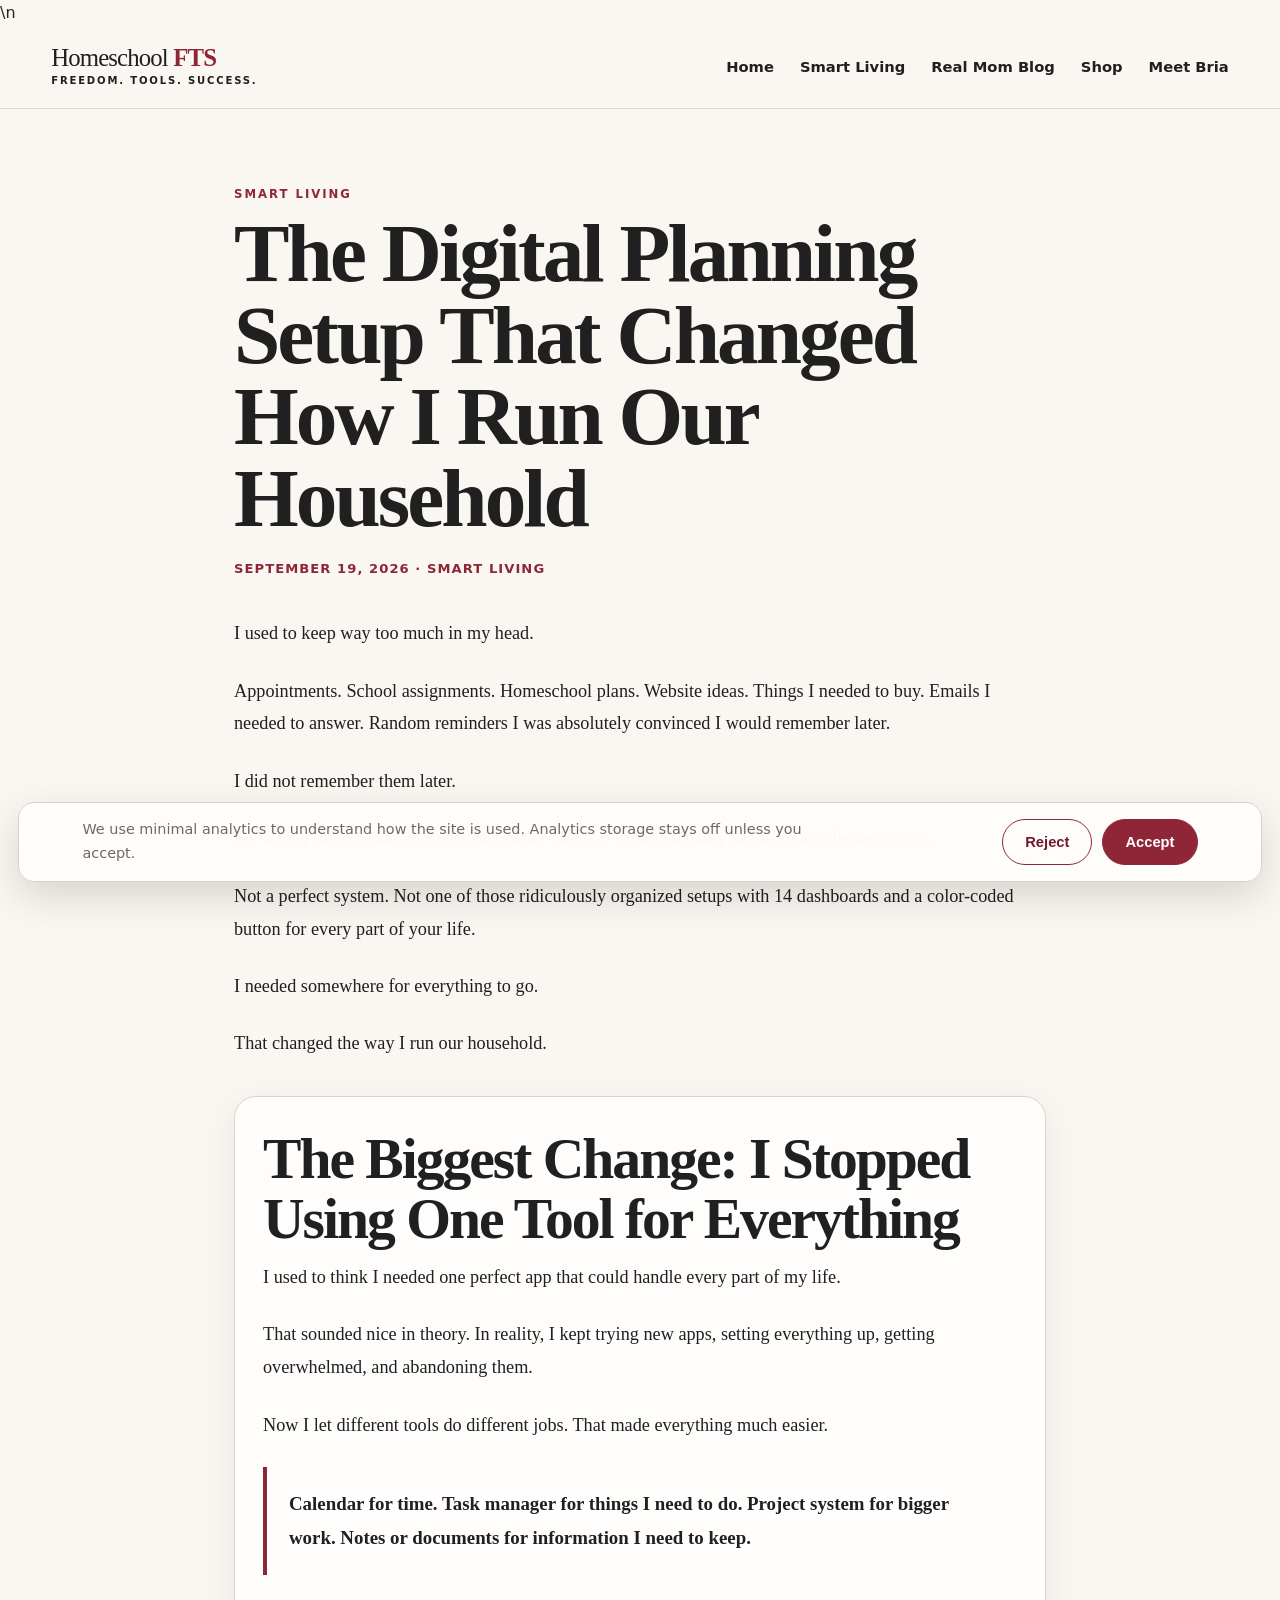
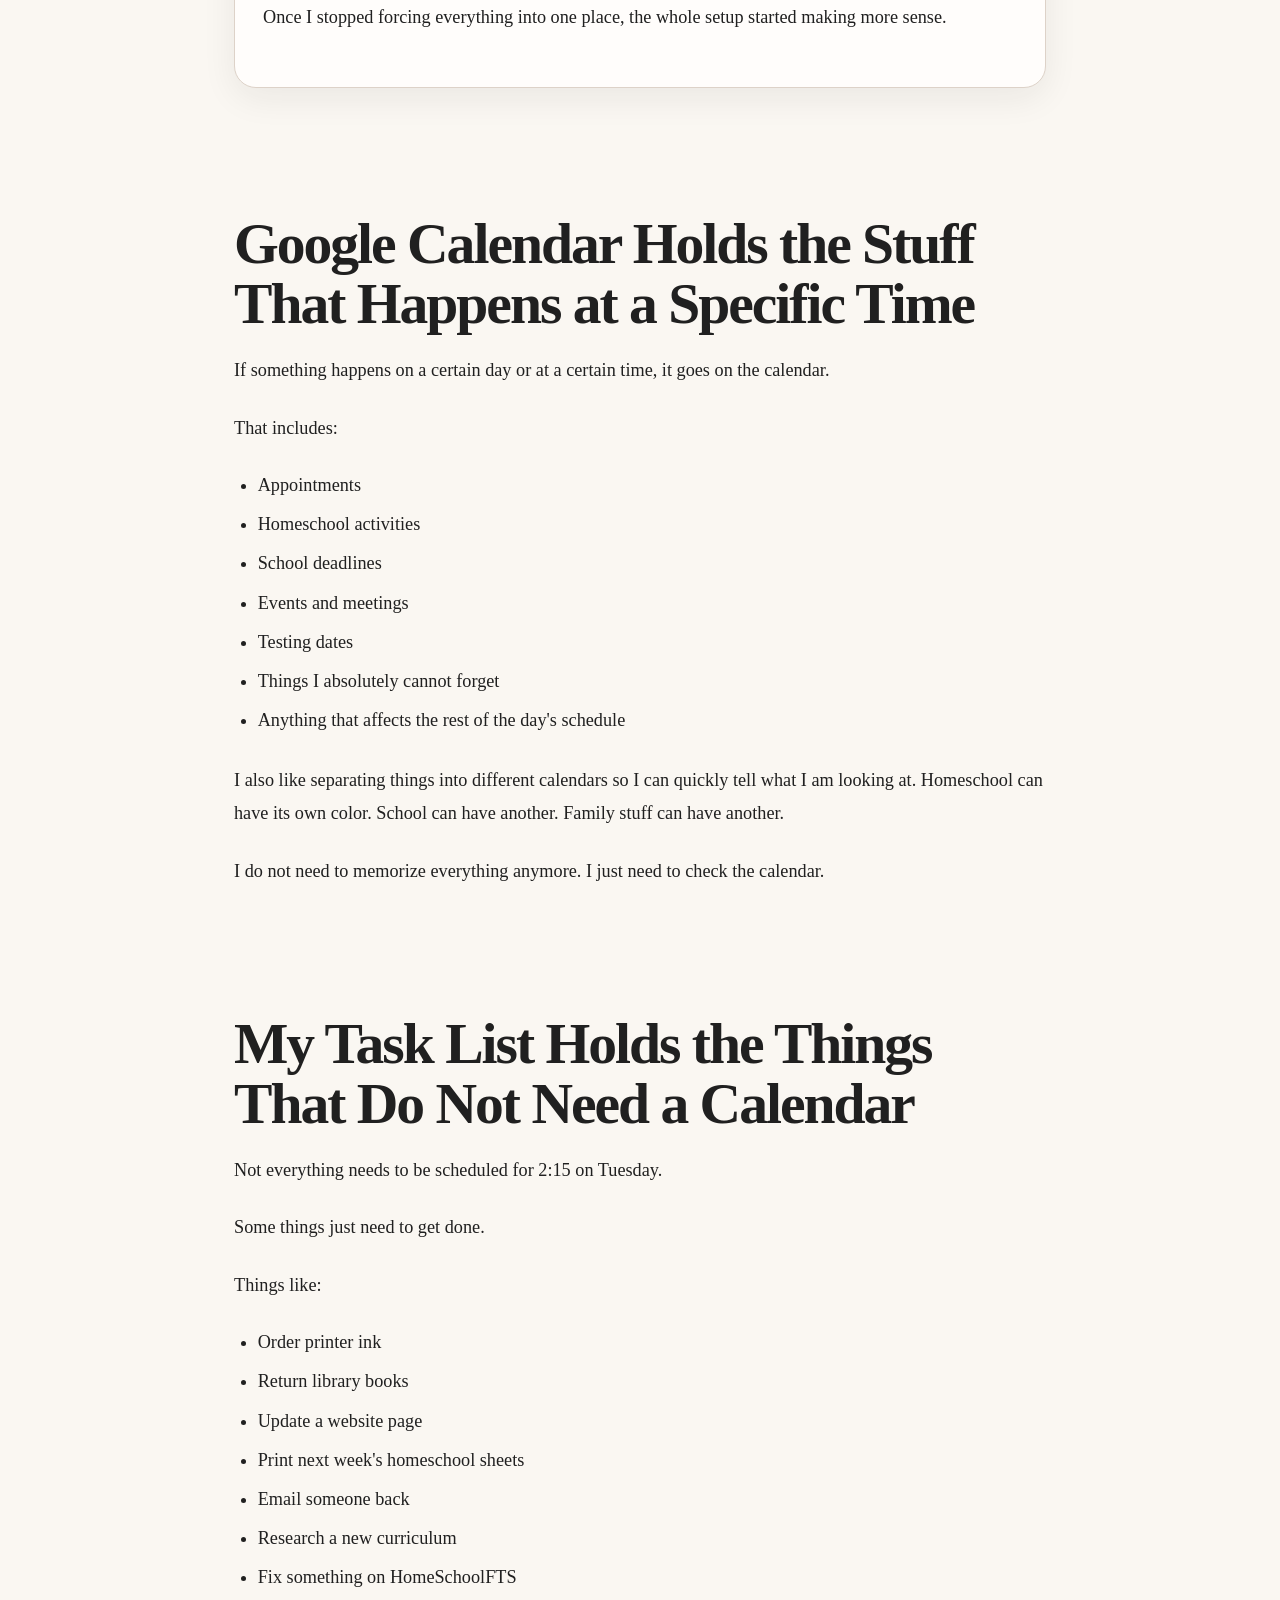
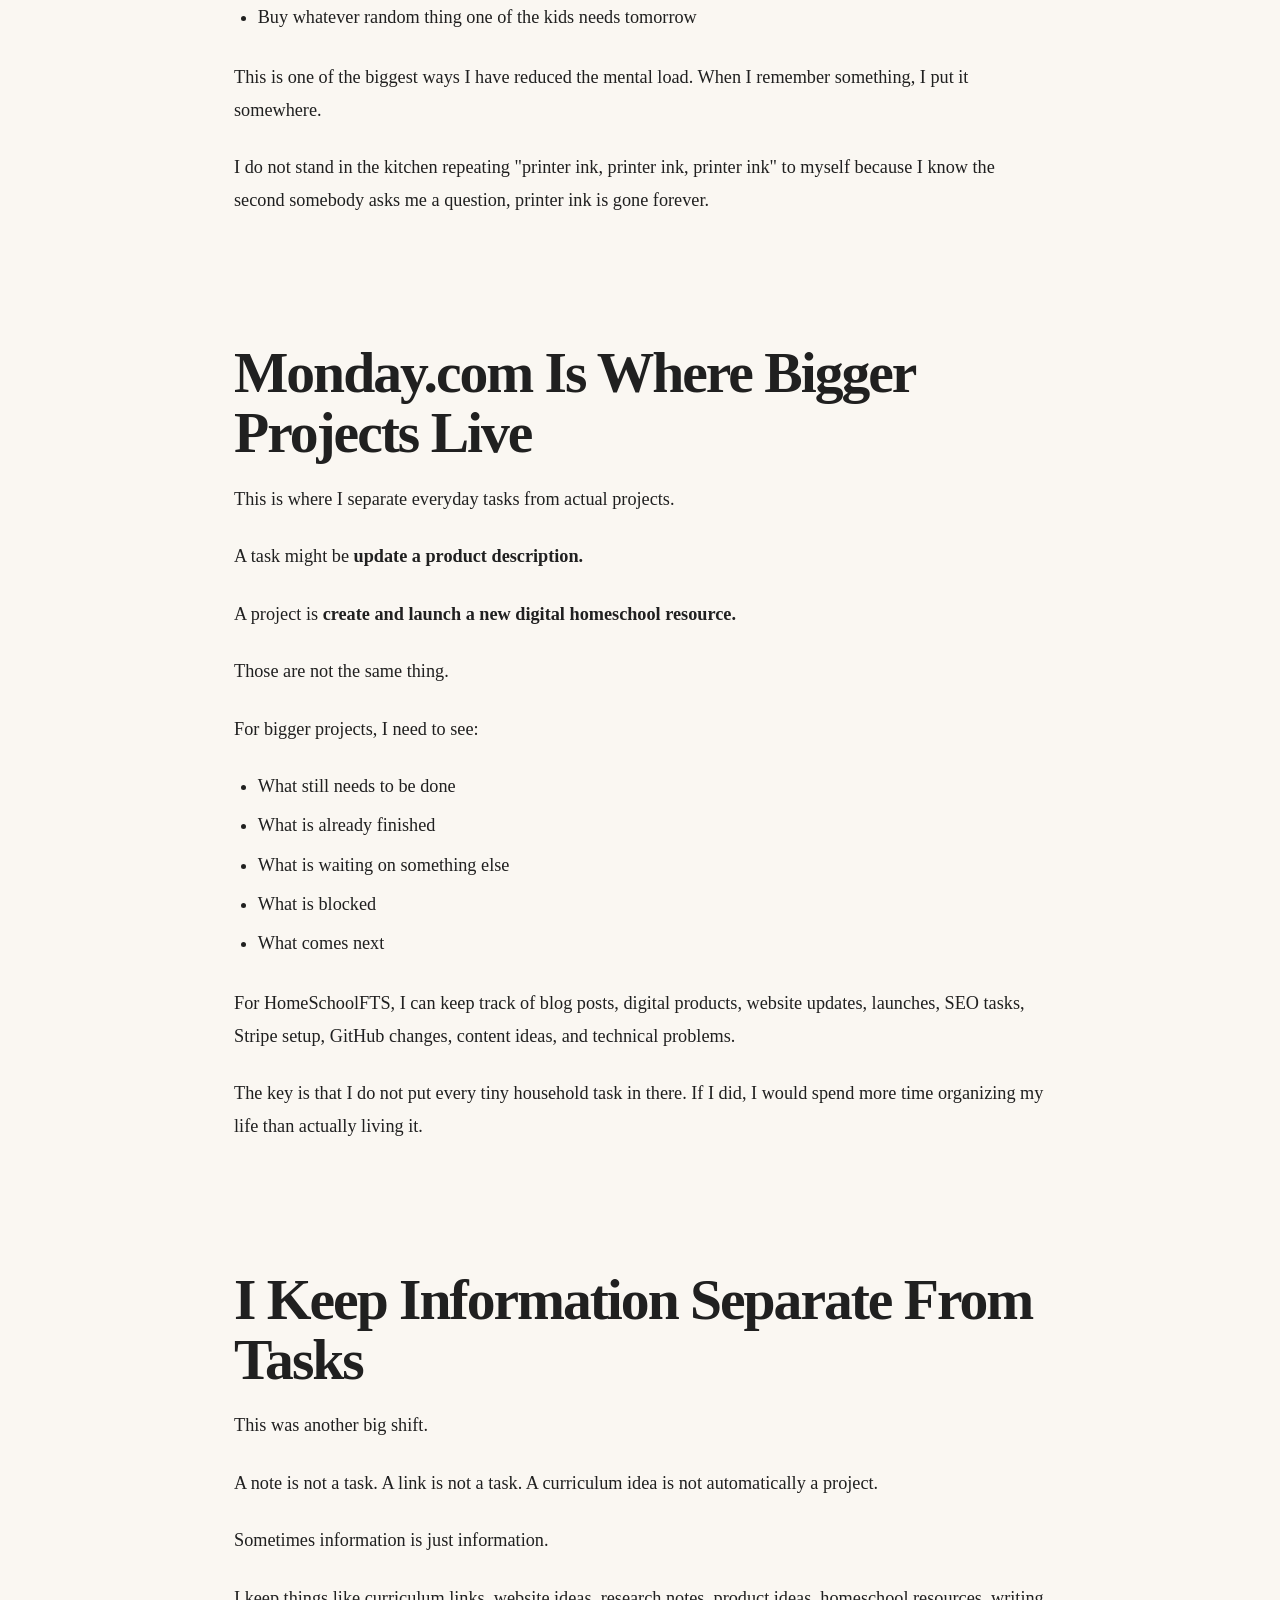
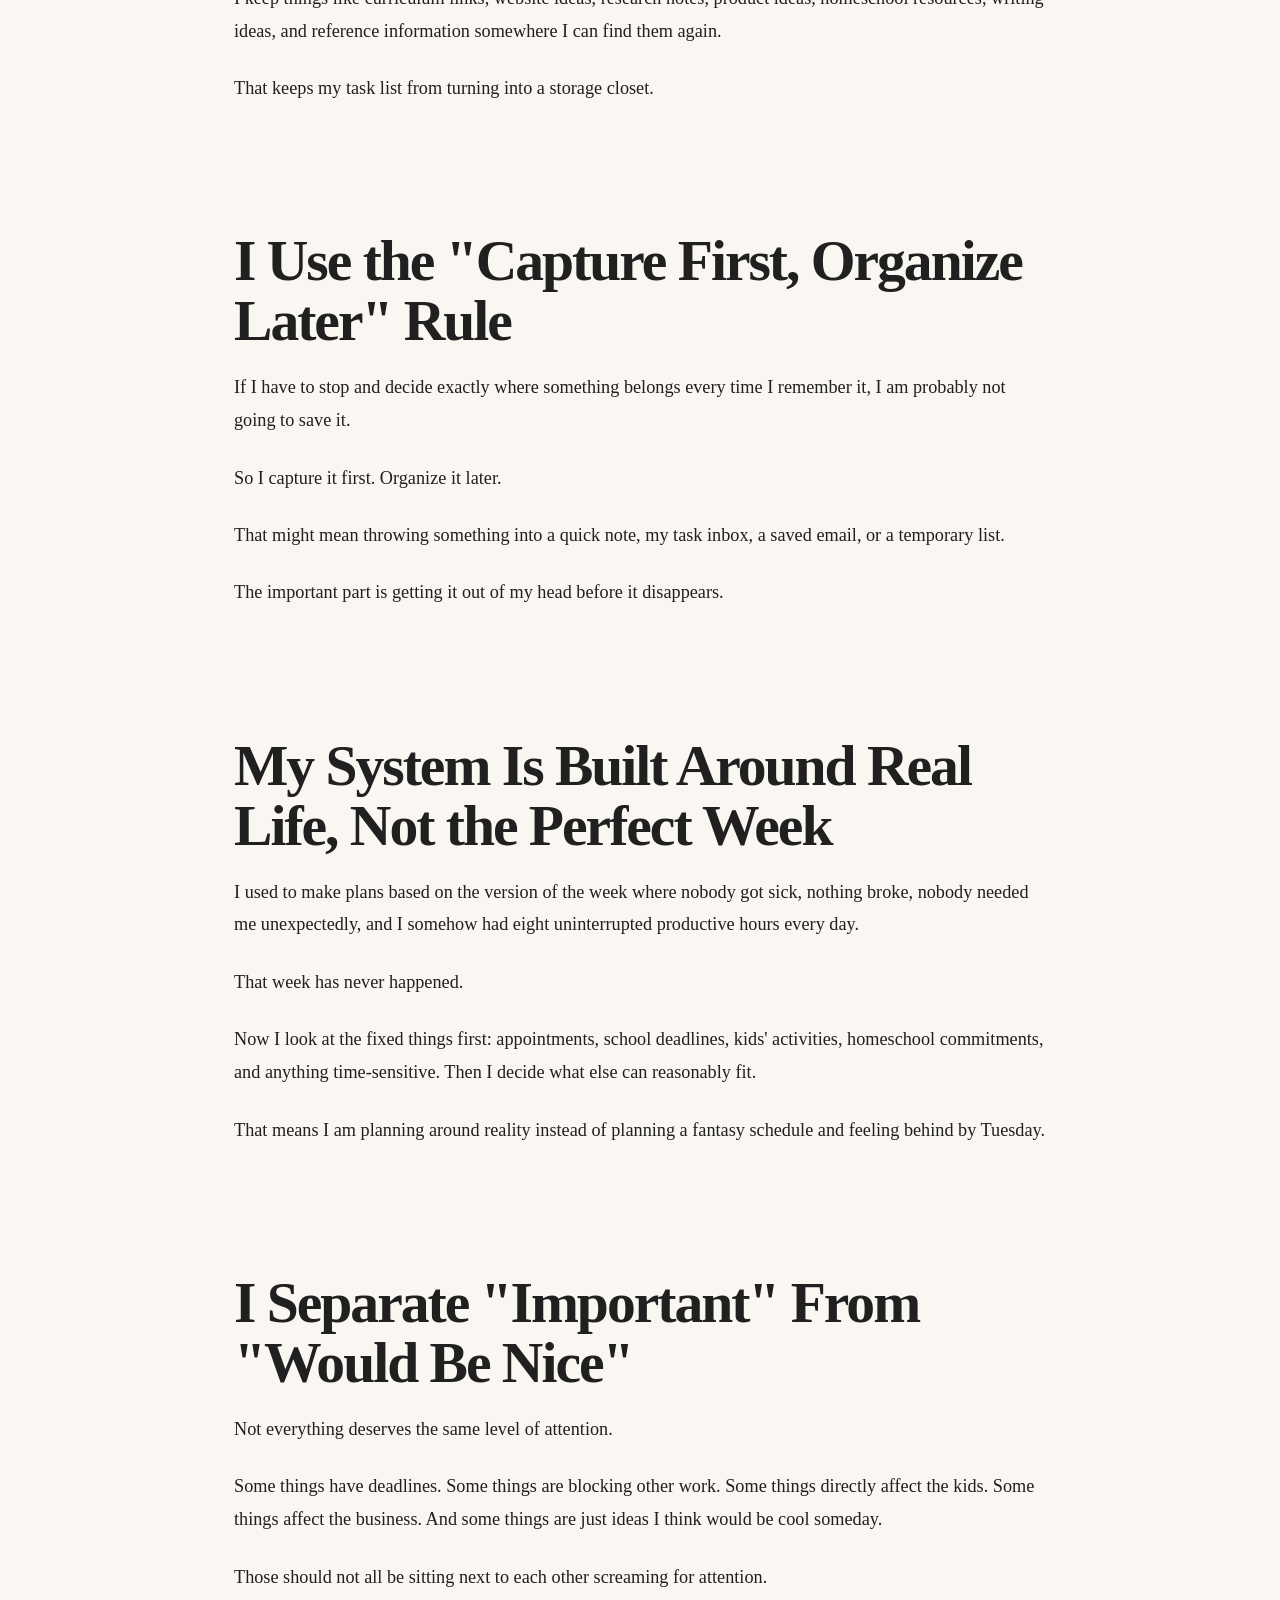
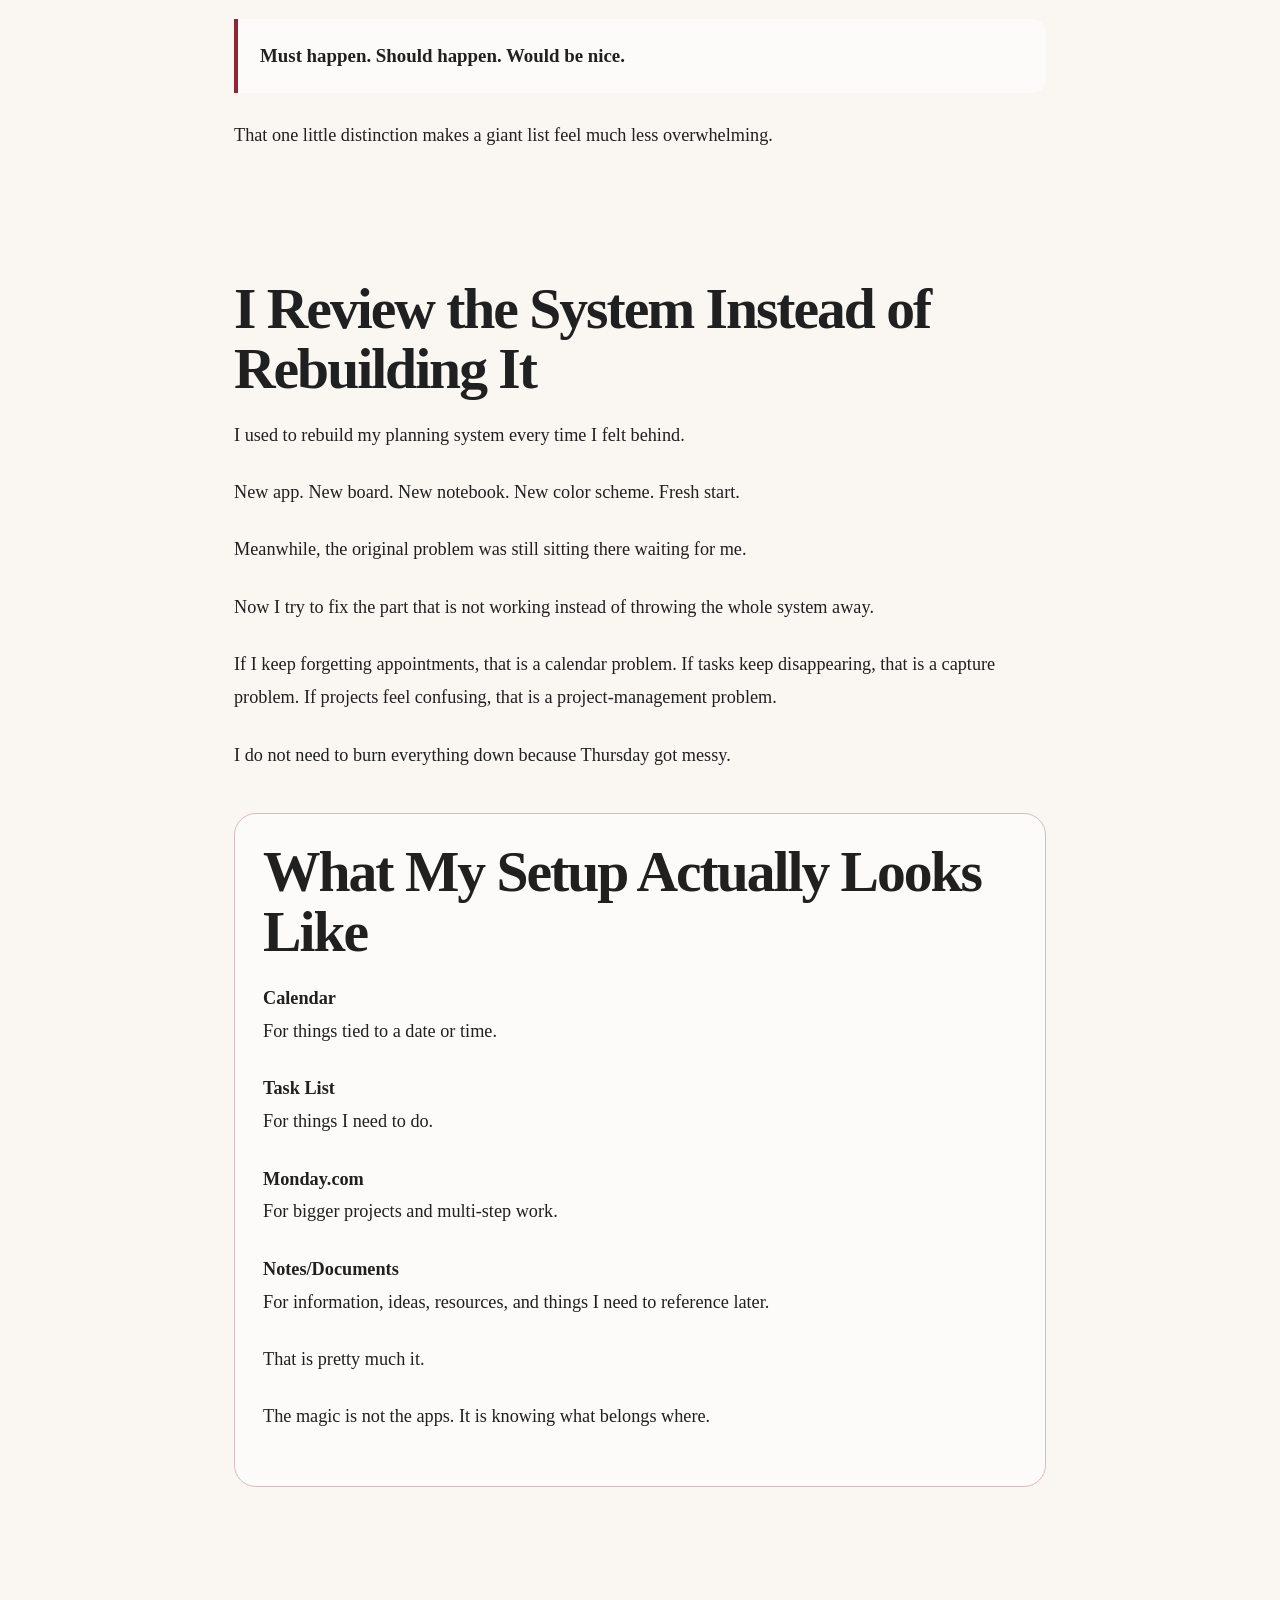
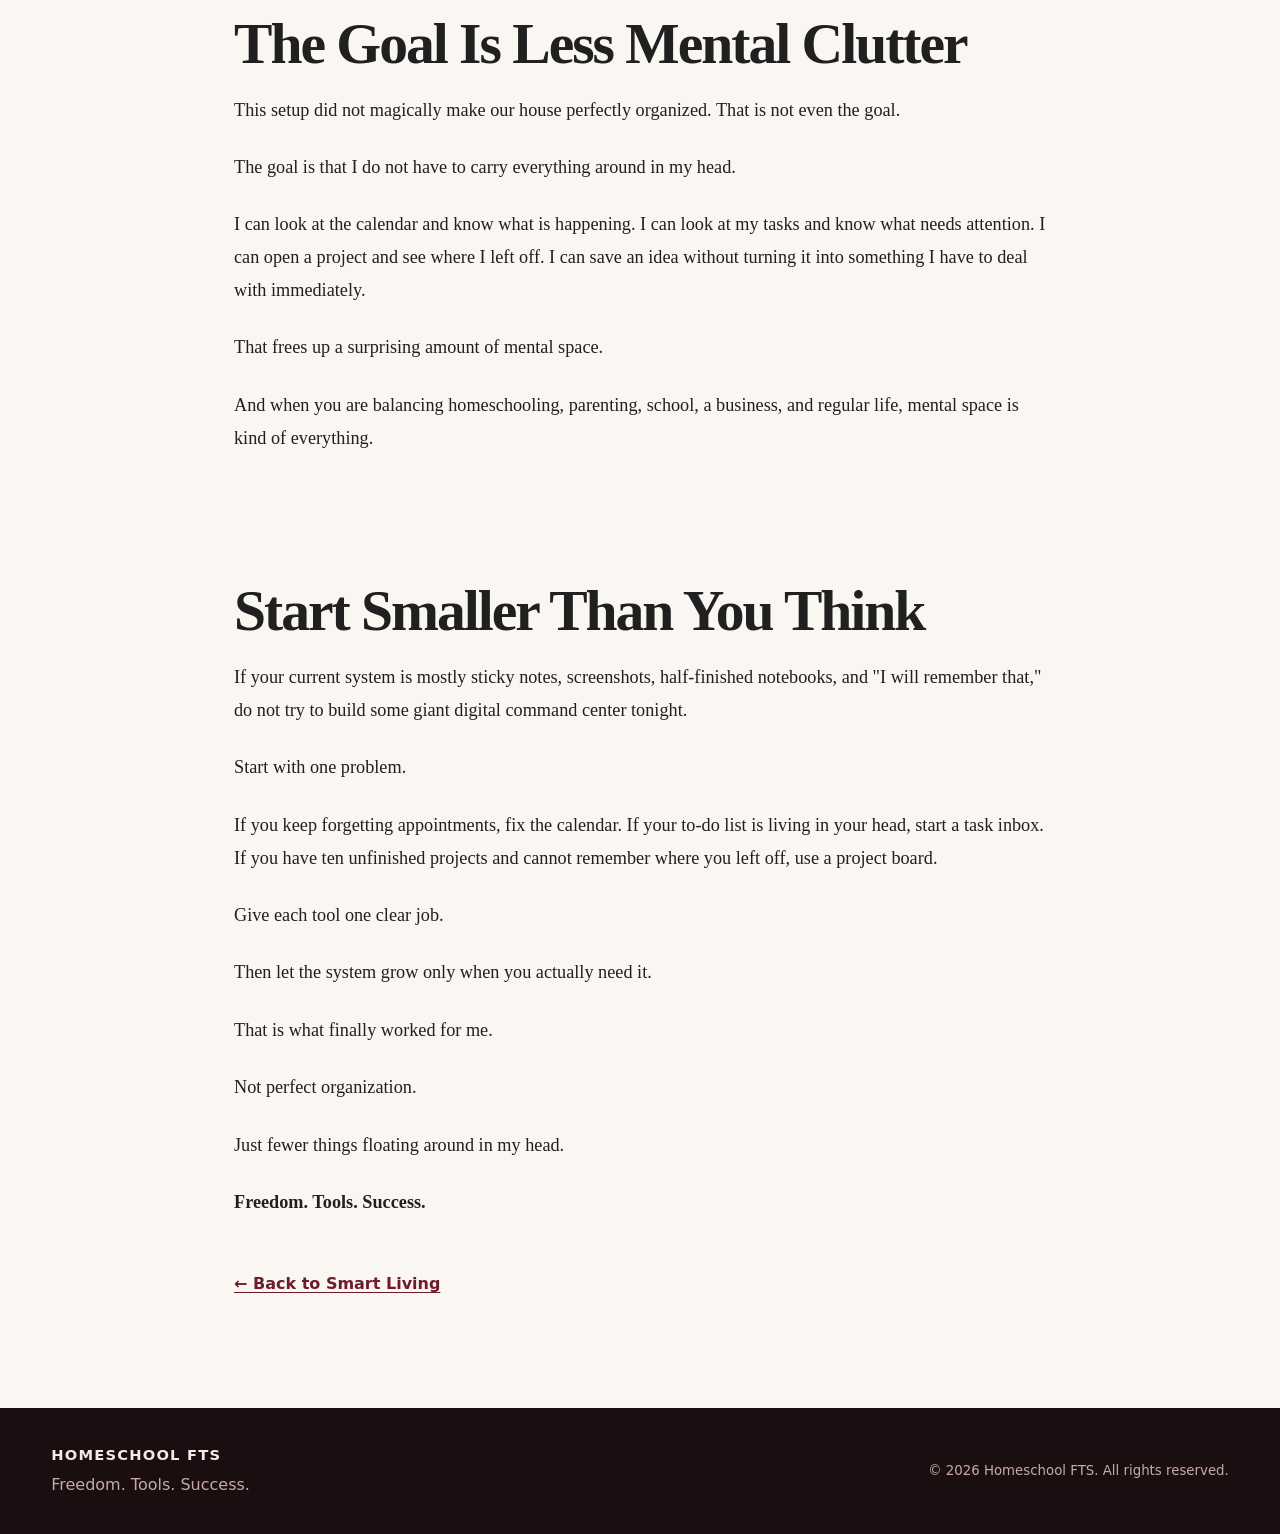
<file: smart-living/digital-planning-setup-household.html>
<!doctype html>
<html lang="en">
<head>
  <meta charset="utf-8">
  <meta name="viewport" content="width=device-width, initial-scale=1">
  <meta name="description" content="A realistic look at the digital planning system I use to manage homeschool, family life, school, and HomeSchoolFTS without keeping everything in my head.">
  <link rel="canonical" href="https://homeschoolfts.com/smart-living/digital-planning-setup-household.html">
  <meta name="theme-color" content="#152b26">

  <meta property="og:site_name" content="Homeschool FTS">
  <meta property="og:title" content="The Digital Planning Setup That Changed How I Run Our Household | Homeschool FTS">
  <meta property="og:description" content="How I separate calendars, tasks, projects, and notes so homeschool, family life, school, and business do not all live in my head.">
  <meta property="og:type" content="article">
  <meta property="og:url" content="https://homeschoolfts.com/smart-living/digital-planning-setup-household.html">
  <meta property="og:image" content="https://homeschoolfts.com/assets/images/og-image.jpg">

  <meta name="twitter:card" content="summary_large_image">
  <meta name="twitter:title" content="The Digital Planning Setup That Changed How I Run Our Household">
  <meta name="twitter:description" content="A realistic digital planning setup for managing homeschool, family life, school, and a small business.">
  <meta name="twitter:image" content="https://homeschoolfts.com/assets/images/og-image.jpg">

  <link rel="icon" href="/favicon.svg" type="image/svg+xml">
  <link rel="stylesheet" href="/assets/css/style.css">
  <title>The Digital Planning Setup That Changed How I Run Our Household | Homeschool FTS</title>

  <style>
    .post-wrap{max-width:860px;padding:78px 24px 110px}
    .post-kicker{margin-bottom:12px}
    .post-wrap h1{font-size:clamp(2.6rem,7vw,5.2rem);line-height:.98;margin-bottom:18px}
    .post-meta{font-size:.82rem;font-weight:800;letter-spacing:.08em;text-transform:uppercase;color:var(--burgundy);margin-bottom:38px}
    .post-body{font:400 1.14rem/1.8 Georgia,"Times New Roman",serif;color:var(--ink)}
    .post-body p{margin:0 0 1.35em}
    .post-body h2{margin-top:2.2em}
    .post-body ul{margin:0 0 1.5em;padding-left:1.3em}
    .post-body li{margin:.35em 0}
    .system-card{margin:36px 0;padding:28px;background:var(--surface);border:1px solid var(--line);border-radius:22px;box-shadow:0 10px 35px rgba(32,32,32,.07)}
    .system-card h2{margin:4px 0 12px}
    .rule{margin:26px 0;padding:20px 22px;border-left:4px solid var(--burgundy);background:rgba(255,255,255,.55);border-radius:0 14px 14px 0;font-size:1.18rem}
    .setup-summary{margin:42px 0;padding:28px;background:rgba(255,255,255,.58);border:1px solid #d6bcbe;border-radius:22px}
    .setup-summary h2{margin-top:0}
    .back-link{display:inline-block;margin-top:28px;font-weight:800}
  </style>
  <script defer src="/assets/js/analytics.js"></script>\n</head>

<body>
  <a class="skip-link" href="#content">Skip to content</a>

  <header class="site-header">
    <nav class="container site-nav" aria-label="Main navigation">
      <a class="brand" href="/" aria-label="Homeschool FTS home">
        <span class="brand-name">Homeschool <b>FTS</b></span>
        <span class="brand-tagline">Freedom. Tools. Success.</span>
      </a>
      <div class="nav-list">
        <a href="/">Home</a>
        <a href="/#smart">Smart Living</a>
        <a href="/blog/">Real Mom Blog</a>
        <a href="/shop.html">Shop</a>
        <a href="/about.html">Meet Bria</a>
      </div>
    </nav>
  </header>

  <main id="content">
    <article class="post-wrap container">
      <p class="eyebrow post-kicker">SMART LIVING</p>
      <h1>The Digital Planning Setup That Changed How I Run Our Household</h1>
      <p class="post-meta">September 19, 2026 · Smart Living</p>

      <div class="post-body">
        <p>I used to keep way too much in my head.</p>

        <p>Appointments. School assignments. Homeschool plans. Website ideas. Things I needed to buy. Emails I needed to answer. Random reminders I was absolutely convinced I would remember later.</p>

        <p>I did not remember them later.</p>

        <p>For a long time, I thought I needed a better planner. What I actually needed was a better system.</p>

        <p>Not a perfect system. Not one of those ridiculously organized setups with 14 dashboards and a color-coded button for every part of your life.</p>

        <p>I needed somewhere for everything to go.</p>

        <p>That changed the way I run our household.</p>

        <section class="system-card">
          <h2>The Biggest Change: I Stopped Using One Tool for Everything</h2>

          <p>I used to think I needed one perfect app that could handle every part of my life.</p>

          <p>That sounded nice in theory. In reality, I kept trying new apps, setting everything up, getting overwhelmed, and abandoning them.</p>

          <p>Now I let different tools do different jobs. That made everything much easier.</p>

          <div class="rule"><strong>Calendar for time. Task manager for things I need to do. Project system for bigger work. Notes or documents for information I need to keep.</strong></div>

          <p>Once I stopped forcing everything into one place, the whole setup started making more sense.</p>
        </section>

        <h2>Google Calendar Holds the Stuff That Happens at a Specific Time</h2>

        <p>If something happens on a certain day or at a certain time, it goes on the calendar.</p>

        <p>That includes:</p>
        <ul>
          <li>Appointments</li>
          <li>Homeschool activities</li>
          <li>School deadlines</li>
          <li>Events and meetings</li>
          <li>Testing dates</li>
          <li>Things I absolutely cannot forget</li>
          <li>Anything that affects the rest of the day's schedule</li>
        </ul>

        <p>I also like separating things into different calendars so I can quickly tell what I am looking at. Homeschool can have its own color. School can have another. Family stuff can have another.</p>

        <p>I do not need to memorize everything anymore. I just need to check the calendar.</p>

        <h2>My Task List Holds the Things That Do Not Need a Calendar</h2>

        <p>Not everything needs to be scheduled for 2:15 on Tuesday.</p>

        <p>Some things just need to get done.</p>

        <p>Things like:</p>
        <ul>
          <li>Order printer ink</li>
          <li>Return library books</li>
          <li>Update a website page</li>
          <li>Print next week's homeschool sheets</li>
          <li>Email someone back</li>
          <li>Research a new curriculum</li>
          <li>Fix something on HomeSchoolFTS</li>
          <li>Buy whatever random thing one of the kids needs tomorrow</li>
        </ul>

        <p>This is one of the biggest ways I have reduced the mental load. When I remember something, I put it somewhere.</p>

        <p>I do not stand in the kitchen repeating "printer ink, printer ink, printer ink" to myself because I know the second somebody asks me a question, printer ink is gone forever.</p>

        <h2>Monday.com Is Where Bigger Projects Live</h2>

        <p>This is where I separate everyday tasks from actual projects.</p>

        <p>A task might be <strong>update a product description.</strong></p>

        <p>A project is <strong>create and launch a new digital homeschool resource.</strong></p>

        <p>Those are not the same thing.</p>

        <p>For bigger projects, I need to see:</p>
        <ul>
          <li>What still needs to be done</li>
          <li>What is already finished</li>
          <li>What is waiting on something else</li>
          <li>What is blocked</li>
          <li>What comes next</li>
        </ul>

        <p>For HomeSchoolFTS, I can keep track of blog posts, digital products, website updates, launches, SEO tasks, Stripe setup, GitHub changes, content ideas, and technical problems.</p>

        <p>The key is that I do not put every tiny household task in there. If I did, I would spend more time organizing my life than actually living it.</p>

        <h2>I Keep Information Separate From Tasks</h2>

        <p>This was another big shift.</p>

        <p>A note is not a task. A link is not a task. A curriculum idea is not automatically a project.</p>

        <p>Sometimes information is just information.</p>

        <p>I keep things like curriculum links, website ideas, research notes, product ideas, homeschool resources, writing ideas, and reference information somewhere I can find them again.</p>

        <p>That keeps my task list from turning into a storage closet.</p>

        <h2>I Use the "Capture First, Organize Later" Rule</h2>

        <p>If I have to stop and decide exactly where something belongs every time I remember it, I am probably not going to save it.</p>

        <p>So I capture it first. Organize it later.</p>

        <p>That might mean throwing something into a quick note, my task inbox, a saved email, or a temporary list.</p>

        <p>The important part is getting it out of my head before it disappears.</p>

        <h2>My System Is Built Around Real Life, Not the Perfect Week</h2>

        <p>I used to make plans based on the version of the week where nobody got sick, nothing broke, nobody needed me unexpectedly, and I somehow had eight uninterrupted productive hours every day.</p>

        <p>That week has never happened.</p>

        <p>Now I look at the fixed things first: appointments, school deadlines, kids' activities, homeschool commitments, and anything time-sensitive. Then I decide what else can reasonably fit.</p>

        <p>That means I am planning around reality instead of planning a fantasy schedule and feeling behind by Tuesday.</p>

        <h2>I Separate "Important" From "Would Be Nice"</h2>

        <p>Not everything deserves the same level of attention.</p>

        <p>Some things have deadlines. Some things are blocking other work. Some things directly affect the kids. Some things affect the business. And some things are just ideas I think would be cool someday.</p>

        <p>Those should not all be sitting next to each other screaming for attention.</p>

        <div class="rule"><strong>Must happen. Should happen. Would be nice.</strong></div>

        <p>That one little distinction makes a giant list feel much less overwhelming.</p>

        <h2>I Review the System Instead of Rebuilding It</h2>

        <p>I used to rebuild my planning system every time I felt behind.</p>

        <p>New app. New board. New notebook. New color scheme. Fresh start.</p>

        <p>Meanwhile, the original problem was still sitting there waiting for me.</p>

        <p>Now I try to fix the part that is not working instead of throwing the whole system away.</p>

        <p>If I keep forgetting appointments, that is a calendar problem. If tasks keep disappearing, that is a capture problem. If projects feel confusing, that is a project-management problem.</p>

        <p>I do not need to burn everything down because Thursday got messy.</p>

        <section class="setup-summary">
          <h2>What My Setup Actually Looks Like</h2>

          <p><strong>Calendar</strong><br>For things tied to a date or time.</p>

          <p><strong>Task List</strong><br>For things I need to do.</p>

          <p><strong>Monday.com</strong><br>For bigger projects and multi-step work.</p>

          <p><strong>Notes/Documents</strong><br>For information, ideas, resources, and things I need to reference later.</p>

          <p>That is pretty much it.</p>

          <p>The magic is not the apps. It is knowing what belongs where.</p>
        </section>

        <h2>The Goal Is Less Mental Clutter</h2>

        <p>This setup did not magically make our house perfectly organized. That is not even the goal.</p>

        <p>The goal is that I do not have to carry everything around in my head.</p>

        <p>I can look at the calendar and know what is happening. I can look at my tasks and know what needs attention. I can open a project and see where I left off. I can save an idea without turning it into something I have to deal with immediately.</p>

        <p>That frees up a surprising amount of mental space.</p>

        <p>And when you are balancing homeschooling, parenting, school, a business, and regular life, mental space is kind of everything.</p>

        <h2>Start Smaller Than You Think</h2>

        <p>If your current system is mostly sticky notes, screenshots, half-finished notebooks, and "I will remember that," do not try to build some giant digital command center tonight.</p>

        <p>Start with one problem.</p>

        <p>If you keep forgetting appointments, fix the calendar. If your to-do list is living in your head, start a task inbox. If you have ten unfinished projects and cannot remember where you left off, use a project board.</p>

        <p>Give each tool one clear job.</p>

        <p>Then let the system grow only when you actually need it.</p>

        <p>That is what finally worked for me.</p>

        <p>Not perfect organization.</p>

        <p>Just fewer things floating around in my head.</p>

        <p><strong>Freedom. Tools. Success.</strong></p>
      </div>

      <a class="back-link" href="/#smart">← Back to Smart Living</a>
    </article>
  </main>

  <footer class="footer">
    <div class="container footer-inner">
      <div><strong>HOMESCHOOL FTS</strong><span>Freedom. Tools. Success.</span></div>
      <small>© 2026 Homeschool FTS. All rights reserved.</small>
    </div>
  </footer>

  <script type="application/ld+json">
  {
    "@context": "https://schema.org",
    "@type": "Article",
    "headline": "The Digital Planning Setup That Changed How I Run Our Household",
    "datePublished": "2026-09-19",
    "author": {
      "@type": "Person",
      "name": "Bria"
    },
    "publisher": {
      "@type": "Organization",
      "name": "Homeschool FTS",
      "url": "https://homeschoolfts.com"
    },
    "mainEntityOfPage": "https://homeschoolfts.com/smart-living/digital-planning-setup-household.html"
  }
  </script>
</body>
</html>
</file>
<file: assets/css/style.css>
:root {
  --cream: #faf7f2;
  --surface: #fffdfb;
  --surface-2: #f1e9df;
  --ink: #202020;
  --text: #2b2320;
  --muted: #706963;
  --burgundy: #8f2638;
  --burgundy-dark: #6e1c2b;
  --red: #c73545;
  --rose-soft: #f0c2c8;
  --line: #ddd2c8;
  --white: #ffffff;
  --max: 1180px;
  --radius: 24px;
  --shadow: 0 18px 50px rgba(32, 32, 32, .1);
}

* { box-sizing: border-box; }
html { scroll-behavior: smooth; }
body {
  margin: 0;
  background: var(--cream);
  color: var(--text);
  font-family: Inter, ui-sans-serif, system-ui, -apple-system, BlinkMacSystemFont, "Segoe UI", sans-serif;
  line-height: 1.65;
  text-rendering: optimizeLegibility;
}
img { display: block; max-width: 100%; height: auto; }
figure { margin: 0; }
a { color: var(--burgundy-dark); text-underline-offset: 3px; }
a:hover, a:focus-visible { color: var(--burgundy); }
button, a { -webkit-tap-highlight-color: transparent; }
.container { width: min(92%, var(--max)); margin-inline: auto; }

.skip-link {
  position: absolute;
  left: -9999px;
  top: 10px;
  z-index: 100;
}
.skip-link:focus {
  left: 10px;
  padding: 8px 12px;
  background: var(--ink);
  color: #fff;
  border-radius: 8px;
}

.site-header {
  position: sticky;
  top: 0;
  z-index: 30;
  background: rgba(250, 247, 242, .94);
  border-bottom: 1px solid rgba(221, 210, 200, .85);
  backdrop-filter: blur(12px);
}
.site-nav {
  min-height: 82px;
  display: flex;
  align-items: center;
  justify-content: space-between;
  gap: 32px;
}
.brand {
  display: inline-grid;
  gap: 2px;
  color: var(--ink);
  text-decoration: none;
}
.brand-name {
  font: 500 1.55rem/1.05 Georgia, "Times New Roman", serif;
  letter-spacing: -.035em;
}
.brand-name b { color: var(--burgundy); font-weight: 600; }
.brand-tagline {
  font-size: .63rem;
  font-weight: 800;
  letter-spacing: .18em;
  text-transform: uppercase;
}
.nav-list { display: flex; align-items: center; gap: 26px; }
.nav-list a {
  color: var(--ink);
  font-size: .92rem;
  font-weight: 700;
  text-decoration: none;
  position: relative;
}
.nav-list a::after {
  content: "";
  position: absolute;
  left: 0;
  right: 100%;
  bottom: -6px;
  height: 1px;
  background: var(--red);
  transition: right .3s ease;
}
.nav-list a:hover::after { right: 0; }
.nav-list a[aria-current="page"], .nav-list a:hover { color: var(--red); }

h1, h2, h3 {
  margin-top: 0;
  color: var(--ink);
  font-family: Georgia, "Times New Roman", serif;
  line-height: 1.04;
  letter-spacing: -.035em;
}
h1 { font-size: clamp(3.1rem, 7.3vw, 6.4rem); margin-bottom: 24px; }
h2 { font-size: clamp(2.2rem, 4.5vw, 4rem); margin-bottom: 20px; }
h3 { font-size: 1.55rem; margin-bottom: 10px; }
h1 em { color: var(--burgundy); font-style: normal; }
.eyebrow {
  margin: 0 0 14px;
  color: var(--burgundy);
  font-size: .73rem;
  font-weight: 900;
  line-height: 1.2;
  letter-spacing: .17em;
  text-transform: uppercase;
}
.eyebrow-light { color: #f0c2c8; }
.script-accent {
  margin: 0 0 -4px;
  color: var(--red);
  font: italic 1.6rem/1 Georgia, "Times New Roman", serif;
}
.lead { color: var(--muted); font-size: clamp(1.06rem, 1.8vw, 1.25rem); }

.button {
  display: inline-flex;
  align-items: center;
  justify-content: center;
  min-height: 46px;
  padding: 12px 22px;
  border: 1px solid var(--burgundy);
  border-radius: 999px;
  background: var(--burgundy);
  color: #fff;
  font-size: .92rem;
  font-weight: 800;
  text-decoration: none;
  cursor: pointer;
  transition: transform .25s cubic-bezier(.2,.8,.2,1), background-color .25s ease, border-color .25s ease, box-shadow .25s ease;
}
.button:hover, .button:focus-visible {
  background: var(--red);
  border-color: var(--red);
  color: #fff;
  transform: translateY(-3px);
  box-shadow: 0 10px 25px rgba(143,38,56,.22);
}
.button-secondary { background: transparent; color: var(--burgundy-dark); }
.button-secondary:hover, .button-secondary:focus-visible { background: var(--surface-2); color: var(--ink); }
.text-link { font-weight: 800; }
.media-frame { overflow: hidden; border-radius: var(--radius); box-shadow: var(--shadow); }
.media-frame img { width: 100%; height: 100%; object-fit: cover; }

.hero {
  min-height: 690px;
  padding: 78px 0 100px;
  display: grid;
  grid-template-columns: .92fr 1.08fr;
  gap: 56px;
  align-items: center;
  perspective: 1200px;
}
.hero-copy { max-width: 600px; }
.hero .lead { margin: 0 0 30px; }
.hero-actions { display: flex; align-items: center; gap: 22px; }
.hero-photo {
  aspect-ratio: 1.2 / 1;
  animation: heroFloat 7s ease-in-out infinite;
  transition: transform .5s cubic-bezier(.2,.8,.2,1), box-shadow .5s ease;
}
.hero-photo:hover {
  transform: translateY(-6px) scale(1.015);
  box-shadow: 0 26px 60px rgba(32,32,32,.16);
}
.hero-photo img { object-position: center; transition: transform .6s ease; }
.hero-photo:hover img { transform: scale(1.04); }

@keyframes heroFloat {
  0%, 100% { transform: translateY(0); }
  50% { transform: translateY(-10px); }
}

.pillars { padding: 72px 0 120px; }
.section-heading { max-width: 760px; margin-bottom: 38px; }
.section-heading > p:last-child { color: var(--muted); font-size: 1.05rem; }
.grid { display: grid; }
.pillars-grid { grid-template-columns: repeat(3, 1fr); gap: 20px; }
.card {
  background: var(--surface);
  border: 1px solid var(--line);
  border-radius: 20px;
  box-shadow: 0 10px 35px rgba(32, 32, 32, .06);
  transition: transform .4s cubic-bezier(.2,.8,.2,1), box-shadow .4s ease;
}
.pillar-card { min-height: 285px; padding: 32px; }
.pillar-card:nth-child(2) { transform: translateY(20px); }
.pillar-card:nth-child(3) { border-top: 4px solid var(--red); }
.pillar-card:hover {
  transform: translateY(-8px);
  box-shadow: 0 20px 45px rgba(143,38,56,.14);
}
.pillar-card:nth-child(2):hover { transform: translateY(12px); }
.card-number {
  display: block;
  margin-bottom: 52px;
  color: var(--red);
  font-size: .75rem;
  font-weight: 900;
  letter-spacing: .16em;
}
.pillar-card p { color: var(--muted); }

.story-band { padding: 96px 0; background: var(--ink); color: #f2e6e6; }
.story-intro {
  display: grid;
  grid-template-columns: 1fr 1fr;
  gap: 60px;
  align-items: end;
  margin-bottom: 42px;
}
.story-intro h2 { margin-bottom: 0; color: #fff; }
.story-intro > p { margin: 0; color: #d9c9c9; font-size: 1.05rem; }
.photo-grid {
  display: grid;
  grid-template-columns: 1.2fr .9fr .9fr;
  gap: 16px;
}
.photo-tile { min-height: 340px; overflow: hidden; border-radius: 18px; }
.photo-tile img { width: 100%; height: 100%; object-fit: cover; transition: transform .5s cubic-bezier(.2,.8,.2,1); }
.photo-tile:hover img { transform: scale(1.06) rotate(.3deg); }
.photo-tile-tall img { object-position: center; }

.meet {
  padding: 115px 0;
  display: grid;
  grid-template-columns: .83fr 1.17fr;
  gap: 72px;
  align-items: center;
}
.meet-photo {
  aspect-ratio: 4 / 5;
  transition: transform .5s cubic-bezier(.2,.8,.2,1), box-shadow .5s ease;
}
.meet-photo:hover {
  transform: translateY(-6px);
  box-shadow: 0 24px 55px rgba(32,32,32,.15);
}
.meet-photo img { object-position: center top; }
.meet-copy { max-width: 650px; }
.meet-copy h2 { margin-bottom: 22px; }
.intro-line { font-size: 1.15rem; color: var(--ink); }
.meet-copy > p:not(.eyebrow):not(.script-accent) { color: var(--muted); }
blockquote {
  margin: 26px 0 30px;
  padding: 20px 24px;
  border-left: 4px solid var(--red);
  background: var(--surface-2);
  border-radius: 0 14px 14px 0;
  color: var(--ink);
  font-family: Georgia, "Times New Roman", serif;
  font-size: 1.15rem;
  line-height: 1.5;
}

.resource-feature { padding: 100px 0; background: #f3e5e0; }
.resource-inner {
  display: grid;
  grid-template-columns: .9fr 1.1fr;
  gap: 56px;
  align-items: center;
}
.resource-copy p:not(.eyebrow) { color: var(--muted); font-size: 1.05rem; }
.resource-tags { display: flex; flex-wrap: wrap; gap: 9px; margin-top: 24px; }
.resource-tags span {
  padding: 7px 12px;
  border: 1px solid #d6bcbe;
  border-radius: 999px;
  background: rgba(255,255,255,.6);
  color: var(--ink);
  font-size: .78rem;
  font-weight: 800;
}
.resource-photo {
  aspect-ratio: 1.38 / 1;
  transition: transform .5s cubic-bezier(.2,.8,.2,1);
}
.resource-photo:hover { transform: translateY(-6px); }
.resource-photo img { object-position: center; }

.contact { max-width: 800px; padding: 105px 0 115px; text-align: center; }
.contact p:not(.eyebrow) { color: var(--muted); font-size: 1.05rem; }

.section { padding: 90px 0; }

/* About page */
.about-hero {
  padding: 76px 0 96px;
  display: grid;
  grid-template-columns: .82fr 1.18fr;
  gap: 72px;
  align-items: center;
}
.about-portrait {
  aspect-ratio: 4 / 5;
  animation: heroFloat 8s ease-in-out infinite;
  transition: transform .5s cubic-bezier(.2,.8,.2,1), box-shadow .5s ease;
}
.about-portrait:hover {
  transform: translateY(-6px) scale(1.015);
  box-shadow: 0 26px 60px rgba(32,32,32,.16);
}
.about-portrait img { object-position: center top; }
.about-hero h1 { font-size: clamp(3.5rem, 7vw, 6rem); }
.about-lead { color: var(--ink); font-size: 1.2rem; }
.about-hero-copy > p:not(.eyebrow):not(.script-accent) { color: var(--muted); }
.about-story { padding: 92px 0; background: var(--ink); color: #ecdcdc; }
.story-columns { display: grid; grid-template-columns: .78fr 1.22fr; gap: 86px; }
.about-story h2 { color: #fff; }
.story-copy p { margin-top: 0; color: #d9c9c9; font-size: 1.05rem; }
.story-copy strong { color: #fff; }
.welcome-line { margin-top: 28px !important; color: #fff !important; font: italic 1.35rem/1.5 Georgia, "Times New Roman", serif; }
.mindset { padding: 105px 0; }
.pin-grid { display: grid; grid-template-columns: repeat(4, 1fr); gap: 20px; }
.pin-grid figure {
  min-height: 270px;
  display: grid;
  place-items: center;
  padding: 22px;
  background: #161616;
  border-radius: 18px;
  box-shadow: 0 10px 28px rgba(0,0,0,.1);
  transition: transform .4s cubic-bezier(.2,.8,.2,1);
}
.pin-grid figure:hover { transform: translateY(-6px); }
.pin-grid img { max-height: 220px; width: auto; border-radius: 10px; }
.about-cta { padding: 70px 0; background: var(--rose-soft); }
.cta-inner { display: flex; align-items: center; justify-content: space-between; gap: 40px; }
.cta-inner h2 { max-width: 760px; margin-bottom: 12px; }
.cta-inner p:not(.eyebrow) { margin-bottom: 0; color: #6c3c3c; }

.footer { background: #1a0e10; color: #f5eaea; }
.footer-inner { min-height: 126px; display: flex; align-items: center; justify-content: space-between; gap: 22px; }
.footer-inner > div { display: grid; gap: 5px; }
.footer-inner strong { font-size: .92rem; letter-spacing: .08em; }
.footer-inner span, .footer small { color: #c8a8ac; }

.cookie-consent {
  position: fixed;
  left: 18px;
  right: 18px;
  bottom: 18px;
  z-index: 50;
  padding: 15px;
  background: rgba(255,253,251,.985);
  border: 1px solid var(--line);
  border-radius: 16px;
  box-shadow: 0 14px 40px rgba(0,0,0,.14);
}
.cookie-consent[hidden] { display: none; }
.cookie-inner { display: flex; align-items: center; justify-content: space-between; gap: 22px; }
.cookie-inner p { margin: 0; max-width: 760px; color: var(--muted); font-size: .9rem; }
.cookie-actions { display: flex; gap: 10px; flex-shrink: 0; }

/* Scroll-reveal animation */
.reveal {
  opacity: 0;
  transform: translateY(35px);
  transition: opacity .7s ease, transform .7s cubic-bezier(.2,.8,.2,1);
}
.reveal.is-visible {
  opacity: 1;
  transform: translateY(0);
}

@media (max-width: 900px) {
  .site-nav { min-height: 74px; }
  .nav-list { gap: 16px; }
  .nav-list a { font-size: .85rem; }
  .hero, .meet, .about-hero, .resource-inner { grid-template-columns: 1fr; }
  .hero { padding-top: 58px; gap: 40px; }
  .hero-copy { max-width: 760px; }
  .hero-photo { aspect-ratio: 16 / 10; }
  .pillars-grid { grid-template-columns: 1fr; }
  .pillar-card { min-height: 0; }
  .pillar-card:nth-child(2) { transform: none; }
  .pillar-card:nth-child(2):hover { transform: translateY(-8px); }
  .card-number { margin-bottom: 28px; }
  .story-intro, .story-columns { grid-template-columns: 1fr; gap: 24px; }
  .photo-grid { grid-template-columns: 1fr 1fr; }
  .photo-grid .photo-tile:first-child { grid-column: 1 / -1; min-height: 390px; }
  .meet-photo, .about-portrait { max-width: 620px; }
  .pin-grid { grid-template-columns: repeat(2, 1fr); }
  .cta-inner { align-items: flex-start; flex-direction: column; }
}

@media (max-width: 650px) {
  .site-header { position: static; }
  .site-nav { padding: 15px 0; align-items: flex-start; }
  .brand-name { font-size: 1.28rem; }
  .brand-tagline { font-size: .54rem; }
  .nav-list { display: grid; grid-template-columns: repeat(2, auto); gap: 8px 14px; justify-items: end; }
  .hero { min-height: 0; padding: 54px 0 80px; }
  h1 { font-size: clamp(2.9rem, 14vw, 4.4rem); }
  h2 { font-size: clamp(2.1rem, 10vw, 3.1rem); }
  .hero-actions { flex-direction: column; align-items: flex-start; gap: 14px; }
  .pillars { padding: 48px 0 90px; }
  .story-band { padding: 72px 0; }
  .photo-grid { grid-template-columns: 1fr; }
  .photo-grid .photo-tile:first-child { grid-column: auto; min-height: 310px; }
  .photo-tile { min-height: 280px; }
  .meet, .about-hero { padding: 80px 0; gap: 36px; }
  .resource-feature { padding: 78px 0; }
  .contact { padding: 82px 0 92px; }
  .pin-grid { grid-template-columns: 1fr 1fr; gap: 12px; }
  .pin-grid figure { min-height: 190px; padding: 14px; }
  .pin-grid img { max-height: 160px; }
  .footer-inner { padding: 28px 0; flex-direction: column; align-items: flex-start; }
  .cookie-inner { flex-direction: column; align-items: stretch; }
  .cookie-actions { justify-content: flex-end; }
}

@media (max-width: 430px) {
  .brand-tagline { display: none; }
  .nav-list a:nth-child(3) { display: none; }
  .nav-list { grid-template-columns: repeat(3, auto); }
}

@media (prefers-reduced-motion: reduce) {
  html { scroll-behavior: auto; }
  *, *::before, *::after { transition: none !important; animation: none !important; }
  .reveal { opacity: 1; transform: none; }
}

/* Planner product */
.planner-section { scroll-margin-top: 110px; }
.planner-product { display: grid; grid-template-columns: minmax(0, .85fr) minmax(0, 1.15fr); overflow: hidden; }
.planner-preview { padding: clamp(20px, 4vw, 48px); background: var(--surface-2); }
.planner-preview img { width: 100%; max-width: 340px; margin: auto; box-shadow: var(--shadow); }
.planner-preview figcaption { margin-top: 20px; text-align: center; font-size: .85rem; color: var(--muted); }
.planner-details { min-width: 0; padding: clamp(22px, 4vw, 48px); align-self: center; }
.planner-details h3 { font-size: clamp(1.8rem, 3vw, 2.5rem); }
.planner-includes { padding-left: 22px; margin-bottom: 24px; }
.planner-details label { display: block; margin-bottom: 8px; font-weight: 800; }
.planner-details select { width: 100%; min-height: 48px; padding: 12px 32px 12px 12px; border: 1px solid var(--burgundy); border-radius: 10px; background: var(--surface); color: var(--ink); font: inherit; font-size: .9rem; }
.planner-details select:focus-visible, .planner-details a:focus-visible { outline: 3px solid var(--burgundy); outline-offset: 4px; }
.planner-price { font-weight: 800; font-size: 1.2rem; }
.planner-note { font-size: .85rem; color: var(--muted); }
.planner-details .button[aria-disabled="true"] { background: var(--surface-2); border-color: var(--line); color: var(--muted); cursor: default; transform: none; box-shadow: none; }
@media (max-width: 700px) {
  .planner-product { grid-template-columns: 1fr; }
}
@media (max-width: 430px) {
  .nav-list a:nth-child(3) { display: block; }
}
</file>
<file: assets/css/home.css>
/* Home page design based on the HomeSchoolFTS Figma site reference. */
:root { --cream:#fffcf8; --surface:#fffefa; --surface-2:#f5f1e9; --ink:#282620; --text:#35312d; --muted:#746f69; --burgundy:#78202d; --burgundy-dark:#681924; --red:#78202d; --line:#e7dfd5; --max:1100px; }
body { background:var(--cream); color:var(--text); }
.container { width:min(88%,var(--max)); }
h1,h2,h3 { font-family:Georgia,"Times New Roman",serif; letter-spacing:-.045em; }
h1 em,h2 em { color:var(--burgundy); font-style:normal; }
.eyebrow { color:#9c6d35; font-size:.67rem; font-weight:700; letter-spacing:.2em; }
.button { border-radius:4px; min-height:46px; padding:11px 22px; font-size:.81rem; box-shadow:none; }
.button:hover,.button:focus-visible { background:var(--burgundy-dark); border-color:var(--burgundy-dark); transform:none; box-shadow:none; }
.button-outline { background:transparent; color:var(--burgundy); }
.button-outline:hover,.button-outline:focus-visible { color:white; }
.site-header { background:var(--cream); backdrop-filter:none; border-color:var(--line); }
.site-nav { min-height:64px; gap:24px; }
.brand { white-space:nowrap; }
.brand-name { font-size:1.32rem; font-weight:700; letter-spacing:-.045em; }
.brand-name b { font:700 .58rem/1 Arial,sans-serif; color:#9d7040; letter-spacing:.2em; vertical-align:middle; }
.nav-list { gap:28px; }
.nav-list a { font:600 .78rem/1.3 Arial,sans-serif; white-space:nowrap; }
.nav-list .nav-shop { background:var(--burgundy); color:#fff; padding:11px 16px; border-radius:4px; }
.nav-list .nav-shop:hover { color:#fff; background:var(--burgundy-dark); }
.nav-list .nav-shop::after { display:none; }
.menu-toggle { display:none; }
.hero { min-height:600px; padding:105px 0 70px; grid-template-columns:1.16fr .84fr; gap:70px; perspective:none; }
.hero-copy { max-width:630px; }
.hero .eyebrow { margin-bottom:32px; }
.hero .eyebrow::before { content:""; display:inline-block; width:32px; height:1px; background:#ae7a40; vertical-align:middle; margin-right:12px; }
.hero h1 { font-size:clamp(3.4rem,5.3vw,5rem); line-height:1.03; margin-bottom:26px; white-space:nowrap; }
.hero .lead { font-size:1.05rem; line-height:1.8; max-width:550px; margin-bottom:36px; }
.hero-actions { gap:16px; }
.hero-art { position:relative; height:420px; align-self:center; }
.hero-art img { position:absolute; object-fit:cover; border-radius:2px; }
.hero-art-back { width:63%; height:78%; right:7%; top:0; transform:rotate(3deg); }
.hero-art-front { width:75%; height:90%; left:4%; bottom:0; box-shadow:0 10px 22px rgba(29,22,18,.14); }
.hero-art-note { position:absolute; left:0; bottom:20px; z-index:2; background:var(--burgundy); color:#fff; padding:12px 17px; box-shadow:0 5px 12px #0002; }
.hero-art-note span { display:block; font:400 .67rem/1.4 Georgia,serif; letter-spacing:.14em; color:#edd2d0; }
.hero-art-note strong { font:700 .96rem/1.4 Georgia,serif; }
.pillars { padding:0; }
.pillars-grid { display:grid; grid-template-columns:repeat(3,1fr); gap:0; border-top:1px solid var(--line); }
.pillar-card,.pillar-card:nth-child(2),.pillar-card:nth-child(3) { min-height:145px; padding:25px 32px 20px; background:none; border:0; border-right:1px solid var(--line); border-radius:0; box-shadow:none; transform:none; }
.pillar-card:last-child { border-right:0; }
.pillar-card:hover,.pillar-card:nth-child(2):hover { transform:none; box-shadow:none; }
.pillar-letter { color:#e9e4dd; font:700 3rem/.9 Georgia,serif; }
.pillar-card h2 { font-size:1.2rem; margin:6px 0 4px; }
.pillar-card p { font-size:.72rem; margin:0; }
.categories-band { background:var(--surface-2); padding:105px 0 110px; }
.section-intro { display:flex; justify-content:space-between; align-items:end; gap:60px; margin-bottom:38px; }
.section-intro h2 { margin:0; font-size:clamp(2.5rem,4.4vw,4rem); }
.section-intro p { max-width:380px; color:var(--muted); margin:0; font-size:.96rem; }
.category-grid { display:grid; grid-template-columns:repeat(3,1fr); gap:14px; }
.category-card { display:flex; flex-direction:column; min-height:258px; padding:25px 26px; background:var(--surface); border:1px solid var(--line); color:var(--text); text-decoration:none; transition:border-color .2s,transform .2s; scroll-margin-top:90px; }
.category-card:hover,.category-card:focus-visible { border-color:var(--burgundy); color:var(--text); transform:translateY(-3px); }
.category-top { display:flex; justify-content:space-between; color:#9f7956; font-size:.68rem; text-transform:uppercase; letter-spacing:.12em; margin-bottom:auto; }
.category-card h3 { font-size:1.8rem; margin:20px 0 10px; }
.category-card p { color:var(--muted); font-size:.84rem; line-height:1.6; margin:0 0 18px; }
.explore { margin-top:auto; color:var(--burgundy); font-size:.77rem; font-weight:700; }
.stage-section { display:grid; grid-template-columns:1fr 1fr; gap:85px; align-items:center; padding:110px 0; scroll-margin-top:68px; }
.stage-section + .stage-section { border-top:1px solid var(--line); }
.stage-image img { width:100%; aspect-ratio:1.1; object-fit:cover; border-radius:2px; }
.stage-copy h2 { font-size:clamp(3rem,5vw,4.5rem); }
.stage-copy > p:not(.eyebrow) { color:var(--muted); font-size:1.04rem; }
.stage-list { border-top:1px solid var(--line); margin-top:30px; }
.stage-list a,.blog-links a { display:flex; justify-content:space-between; gap:18px; padding:17px 0; border-bottom:1px solid var(--line); color:var(--ink); text-decoration:none; font-weight:700; }
.stage-list a span,.blog-links a span { flex-shrink:0; color:var(--burgundy); font-size:.75rem; }
.about-band { background:#f3f0e8; padding:105px 0; scroll-margin-top:64px; }
.about-layout { display:grid; grid-template-columns:1fr .85fr; gap:100px; align-items:center; }
.about-copy h2 { font-size:clamp(2.7rem,4.5vw,4rem); line-height:1.1; }
.about-copy p:not(.eyebrow) { color:var(--muted); }
.about-copy .button { margin-top:16px; }
.about-visual { position:relative; max-width:410px; }
.about-visual img { width:100%; max-height:500px; object-fit:cover; object-position:top; }
.quote-card { position:absolute; right:-50px; bottom:-24px; padding:19px 24px; background:var(--burgundy); color:white; }
.quote-card span { display:block; color:#e6c6c7; font-size:.65rem; text-transform:uppercase; letter-spacing:.15em; }
.quote-card strong { font:700 1.45rem/1.2 Georgia,serif; }
.shop-section,.blog-section { padding:105px 0; scroll-margin-top:64px; }
.shop-grid { display:grid; grid-template-columns:repeat(3,1fr); gap:18px; }
.shop-card { border:1px solid var(--line); background:white; }
.shop-media { height:250px; background:#eee8df; display:grid; place-items:center; overflow:hidden; }
.shop-media img { width:100%; height:100%; object-fit:contain; padding:10px; }
.shop-media-geography { display:flex; flex-direction:column; align-items:center; justify-content:center; background:#e8e1d1; color:#704328; text-align:center; font:700 2rem/1.05 Georgia,serif; }
.shop-media-geography small { margin-top:16px; font:700 .7rem/1 Arial,sans-serif; text-transform:uppercase; letter-spacing:.16em; }
.shop-details { padding:23px; }
.shop-kicker { color:#9a713f; font-size:.65rem; font-weight:800; text-transform:uppercase; letter-spacing:.15em; }
.shop-details h3 { font-size:1.45rem; line-height:1.15; margin:14px 0; }
.shop-details p { color:var(--muted); font-size:.82rem; min-height:75px; }
.shop-bottom { display:flex; justify-content:space-between; align-items:center; gap:8px; padding-top:14px; border-top:1px solid var(--line); }
.shop-bottom strong { font:700 1.6rem Georgia,serif; color:var(--burgundy); }
.shop-bottom .button { padding:10px 12px; font-size:.73rem; white-space:nowrap; }
.section-end { text-align:right; margin:30px 0 0; font-weight:700; font-size:.86rem; }
.free-band { background:#f4efe6; padding:105px 0; scroll-margin-top:64px; }
.free-grid { display:grid; grid-template-columns:repeat(3,1fr); gap:15px; }
.free-grid a { display:flex; flex-direction:column; padding:28px; min-height:275px; color:var(--text); text-decoration:none; background:var(--cream); border:1px solid var(--line); }
.free-grid a:hover { border-color:var(--burgundy); }
.free-grid span { color:#9a713f; text-transform:uppercase; letter-spacing:.12em; font-size:.65rem; font-weight:800; }
.free-grid h3 { margin:34px 0 10px; font-size:1.45rem; }
.free-grid p { color:var(--muted); font-size:.83rem; }
.free-grid strong { margin-top:auto; color:var(--burgundy); font-size:.8rem; }
.blog-feature { display:grid; grid-template-columns:1fr 1fr; background:#f4f0ea; align-items:center; }
.blog-feature > img { width:100%; height:390px; object-fit:cover; }
.blog-feature > div { padding:45px; }
.blog-feature h3 { font-size:2.15rem; margin:17px 0; }
.blog-feature p { color:var(--muted); }
.blog-feature .button { margin-top:15px; }
.blog-links { display:grid; grid-template-columns:repeat(3,1fr); gap:26px; margin-top:30px; }
.blog-links a { font-size:.84rem; align-items:start; }
.contact-band { padding:90px 0; text-align:center; background:var(--burgundy); color:#f8f0ec; }
.contact-band .eyebrow { color:#dcc1a0; }
.contact-band h2 { color:#fff; font-size:clamp(2.4rem,4vw,3.5rem); }
.contact-band p:not(.eyebrow) { color:#e4cbca; }
.contact-band .button { margin-top:12px; background:#fff; border-color:#fff; color:var(--burgundy); }
.footer { background:#25231f; }
.footer-inner { display:grid; grid-template-columns:1fr 1.4fr auto; min-height:170px; gap:30px; }
.footer-inner strong { font:700 1.25rem Georgia,serif; letter-spacing:0; }
.footer-inner span,.footer-inner p,.footer small { color:#d0c8bd; font-size:.72rem; }
.footer-inner p { margin:12px 0 0; }
.footer-inner nav { display:flex; flex-wrap:wrap; gap:14px 22px; }
.footer-inner nav a { color:#f6f0e8; text-decoration:none; font-size:.78rem; }
@media(max-width:1000px) { .nav-list { gap:13px; } .nav-list a { font-size:.7rem; } .hero { gap:32px; } .hero h1 { font-size:clamp(3rem,5vw,4rem); } .stage-section { gap:42px; } }
@media(max-width:760px) {
 .container { width:min(90%,var(--max)); } .site-header { position:sticky; } .site-nav { align-items:center; flex-wrap:wrap; padding:12px 0; min-height:62px; }
 .menu-toggle { display:block; margin-left:auto; background:transparent; border:1px solid var(--line); border-radius:3px; padding:7px 12px; color:var(--ink); font-weight:700; }
 .nav-list { display:none; width:100%; grid-template-columns:repeat(2,1fr); gap:0; padding:8px 0; } .nav-list.is-open { display:grid; } .nav-list a { padding:12px 8px; font-size:.8rem; }
 .nav-list .nav-shop { text-align:center; } .hero,.stage-section,.about-layout,.blog-feature { grid-template-columns:1fr; }
 .hero { padding:65px 0 55px; min-height:0; } .hero h1 { font-size:clamp(2.65rem,9vw,4.5rem); white-space:normal; } .hero-art { height:380px; max-width:470px; width:100%; margin:auto; }
 .pillars-grid { grid-template-columns:1fr 1fr 1fr; } .pillar-card,.pillar-card:nth-child(2),.pillar-card:nth-child(3) { padding:16px 10px; } .pillar-letter { font-size:2rem; } .pillar-card h2 { font-size:1rem; } .pillar-card p { font-size:.65rem; }
 .section-intro { display:block; } .section-intro p { margin-top:14px; } .category-grid,.shop-grid,.free-grid { grid-template-columns:repeat(2,1fr); }
 .stage-section,.stage-reverse { gap:26px; padding:75px 0; } .stage-reverse .stage-image { grid-row:1; } .about-layout { gap:45px; } .quote-card { right:0; }
 .shop-section,.blog-section,.categories-band,.free-band,.about-band { padding:75px 0; } .blog-links { grid-template-columns:1fr; gap:0; } .footer-inner { grid-template-columns:1fr; padding:35px 0; }
}
@media(max-width:520px) { .hero-art { height:320px; } .hero .lead { font-size:.95rem; } .hero-actions { flex-direction:row; flex-wrap:wrap; } .pillars-grid { grid-template-columns:1fr; } .pillar-card,.pillar-card:nth-child(2),.pillar-card:nth-child(3) { border-right:0; border-bottom:1px solid var(--line); min-height:0; padding:14px 8px; } .pillar-letter { display:none; } .category-grid,.shop-grid,.free-grid { grid-template-columns:1fr; } .category-card { min-height:220px; } .shop-details p { min-height:0; } .blog-feature > img { height:280px; } .blog-feature > div { padding:28px; } }
</file>
